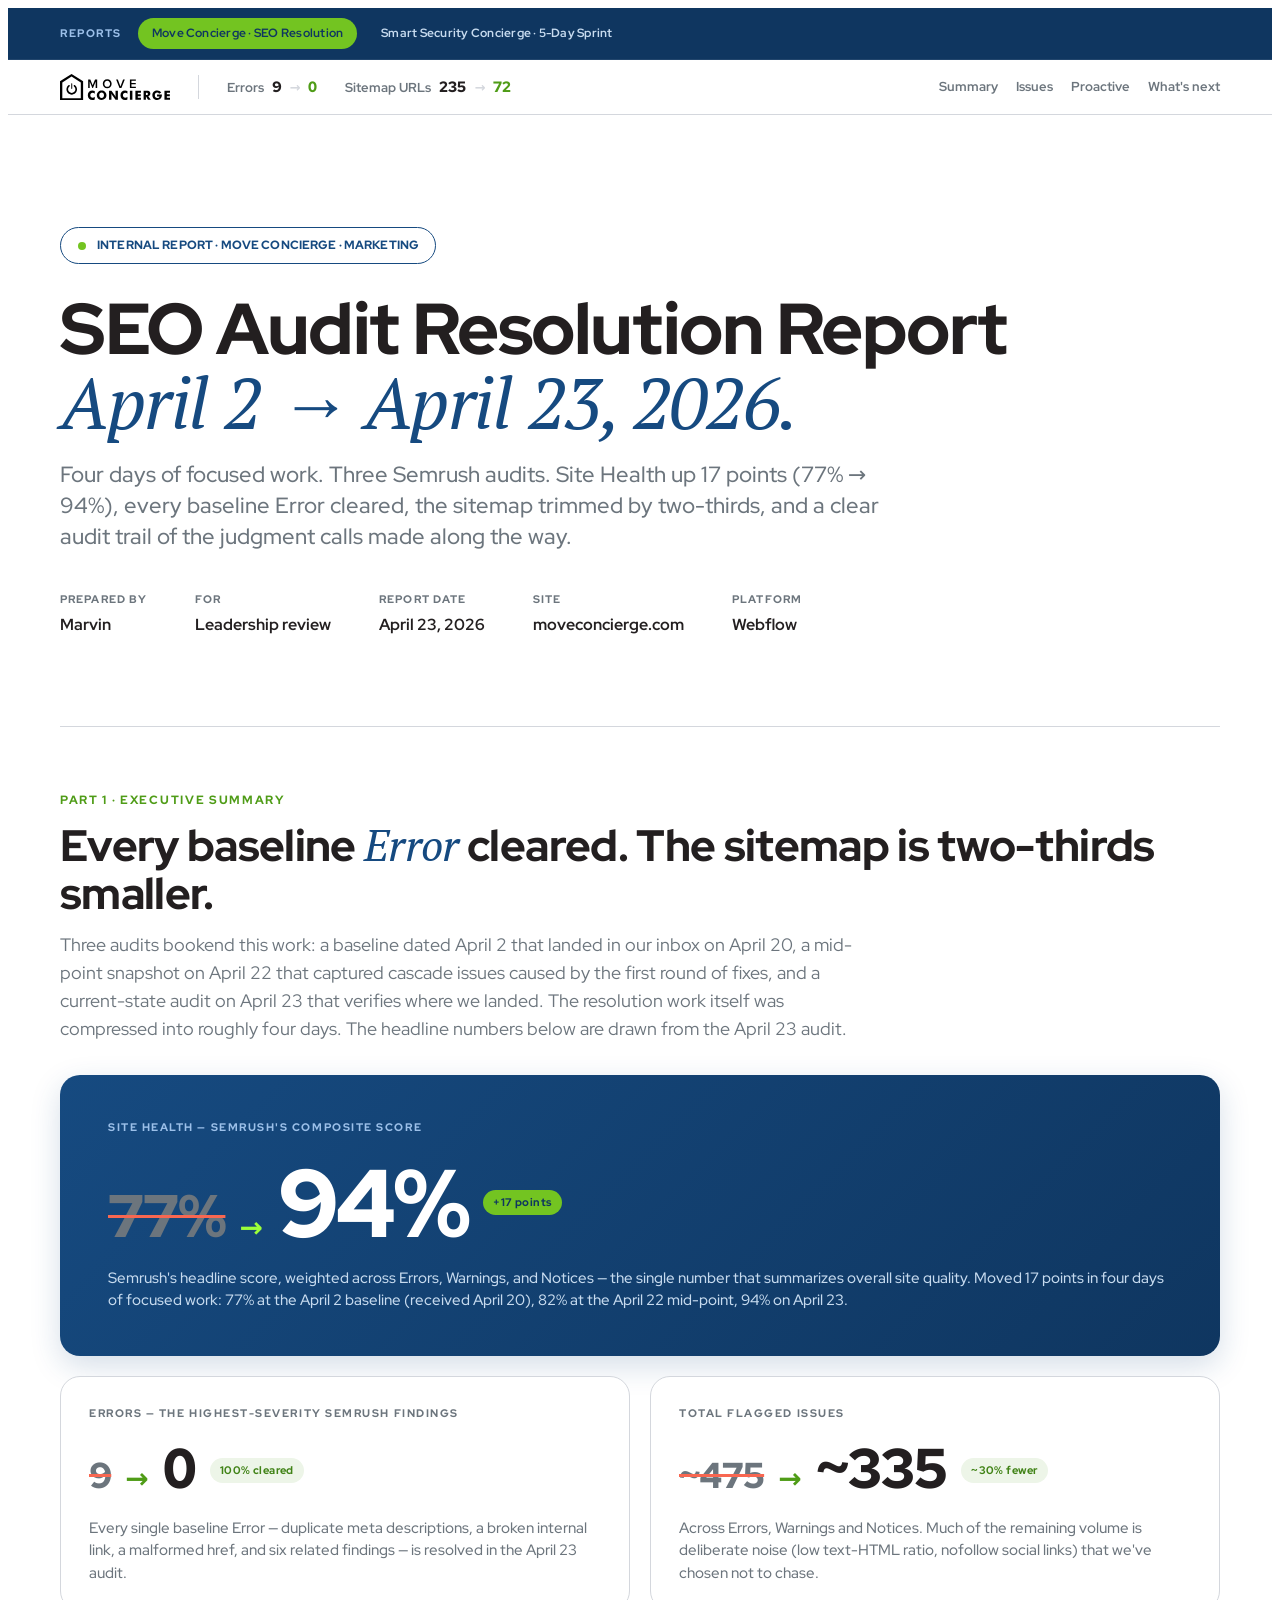
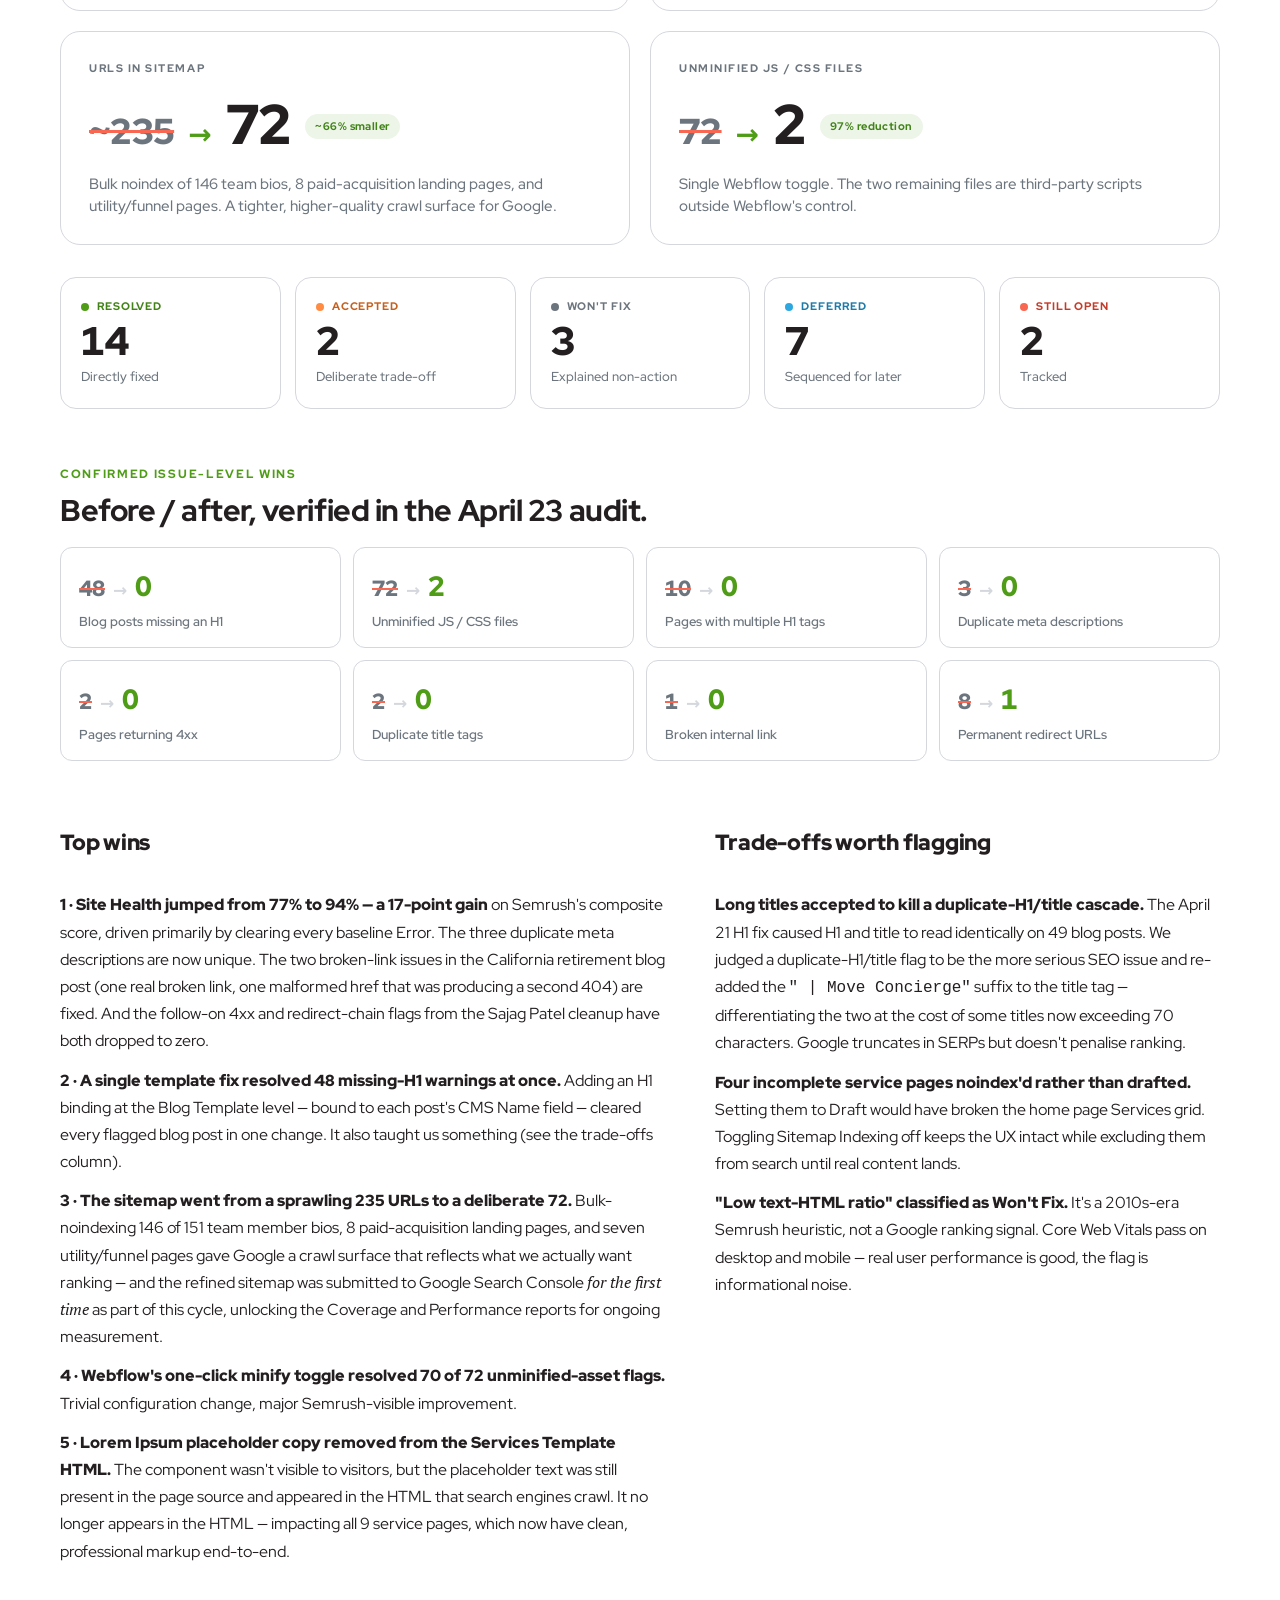
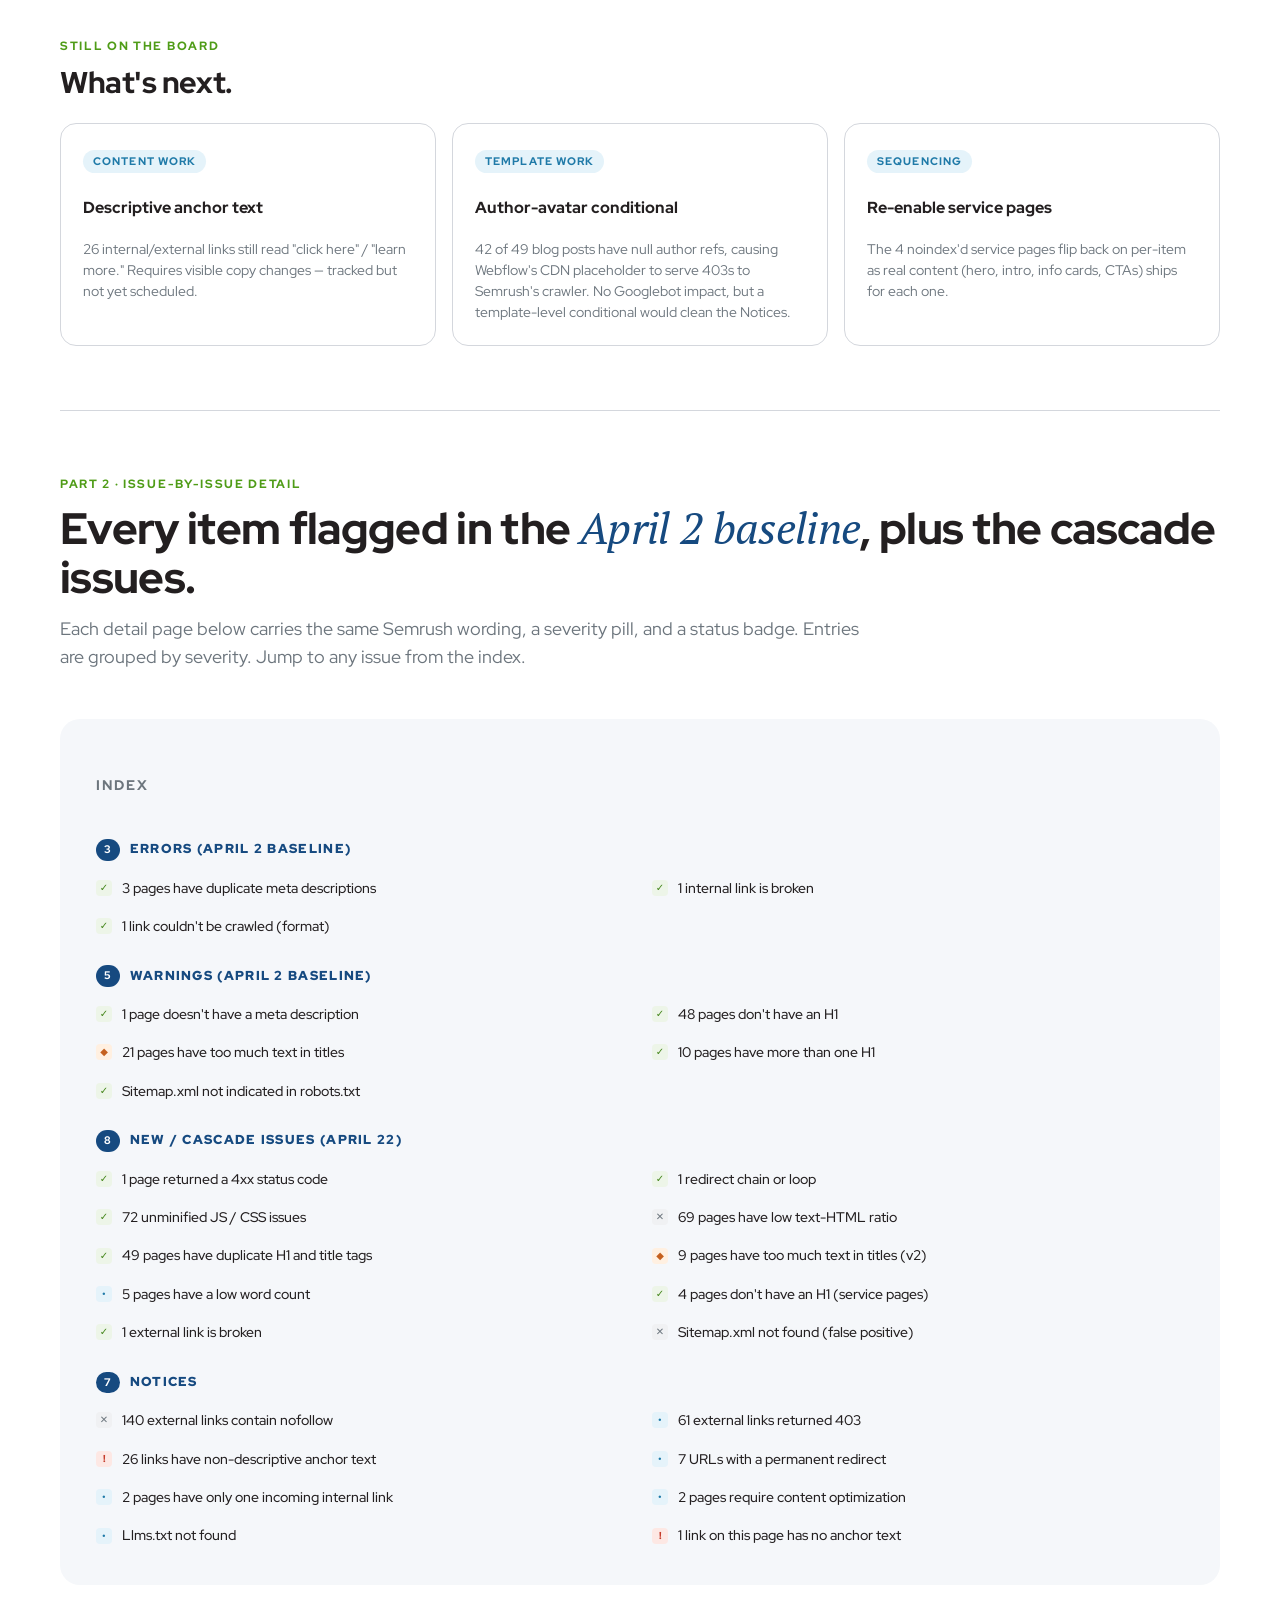
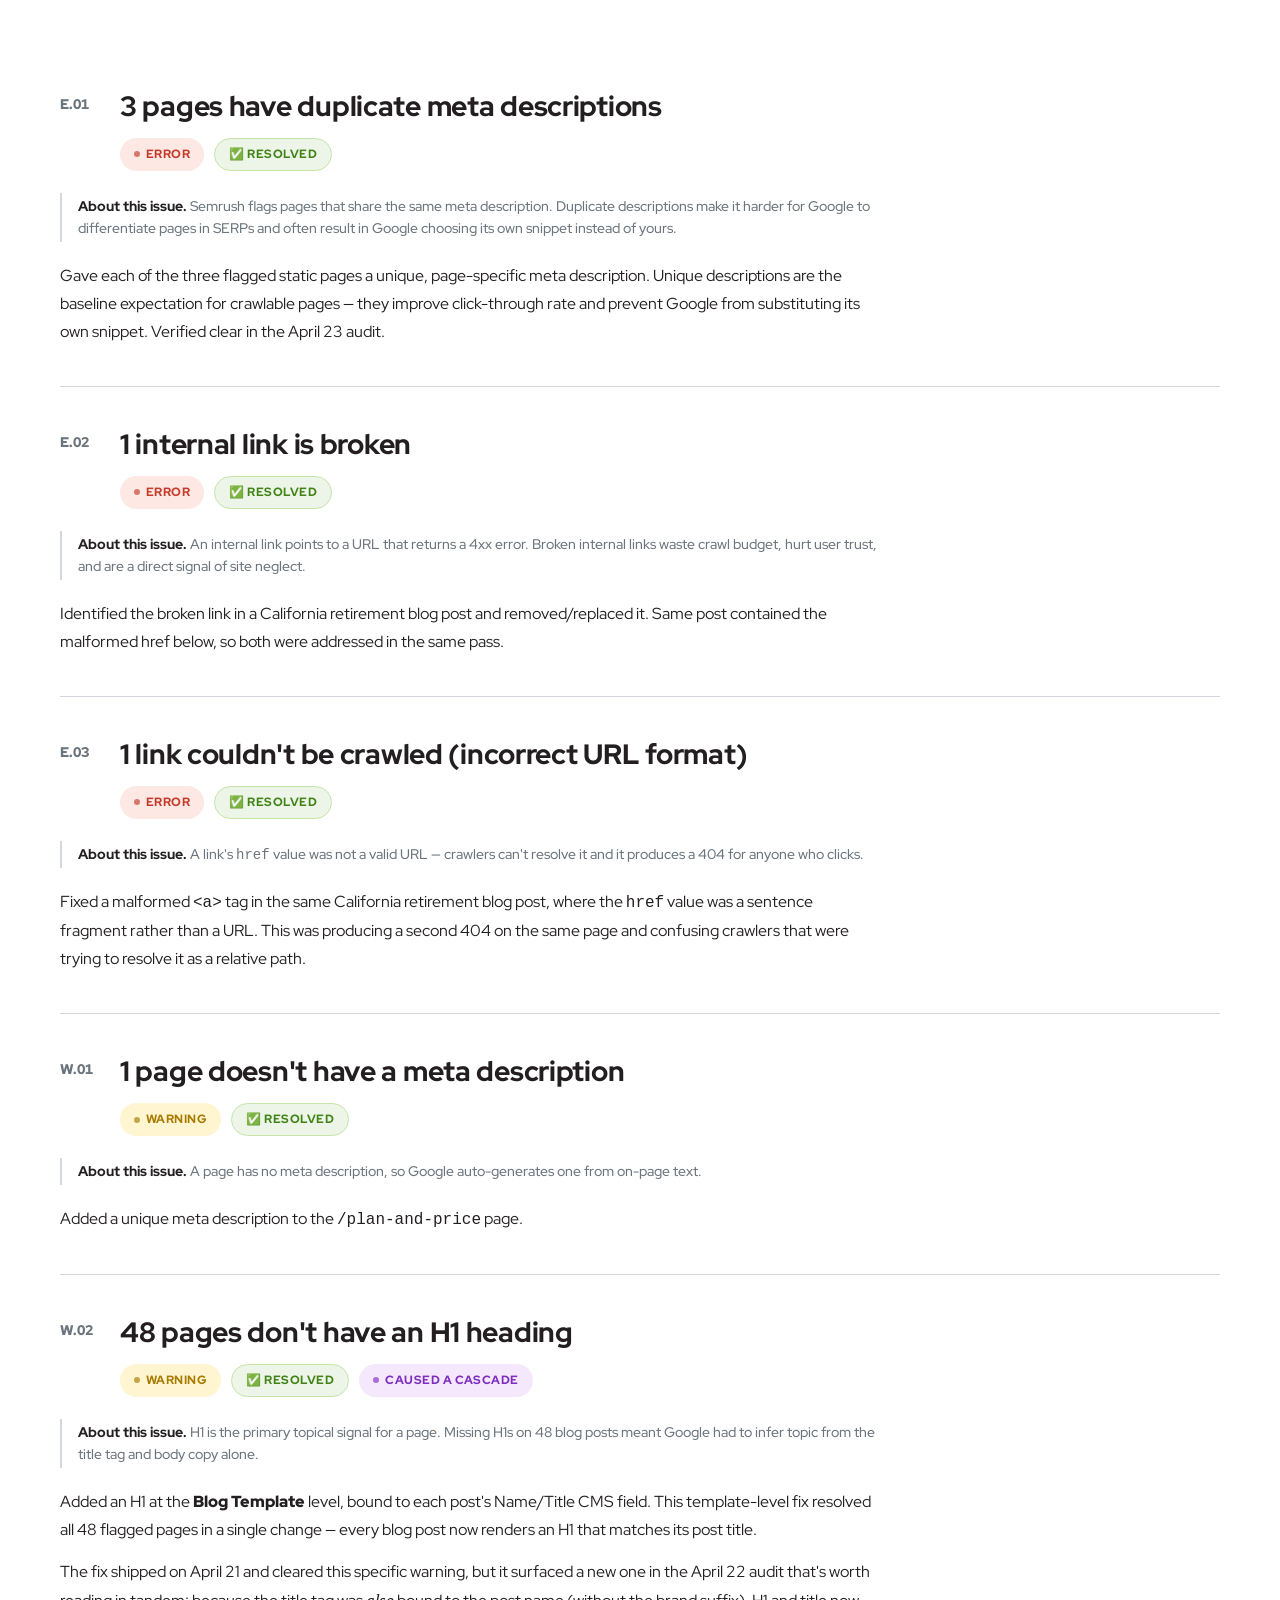
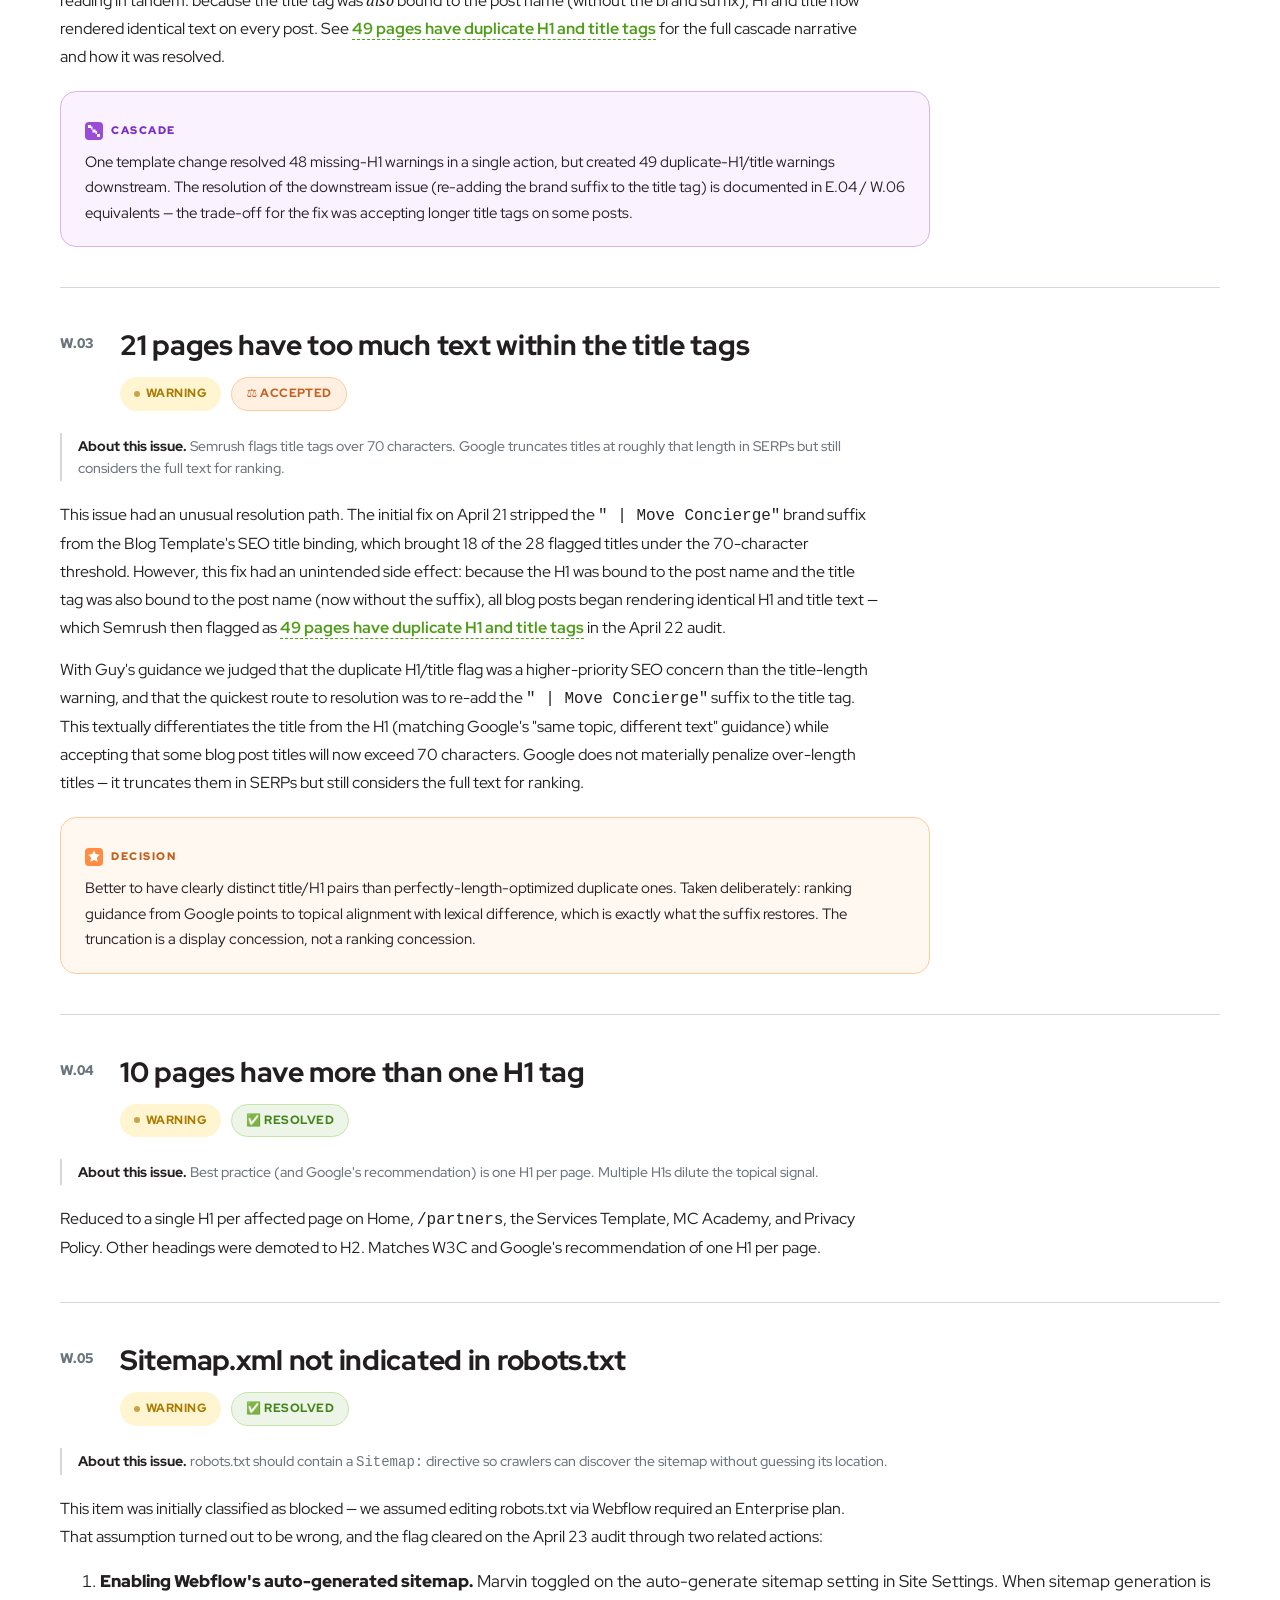
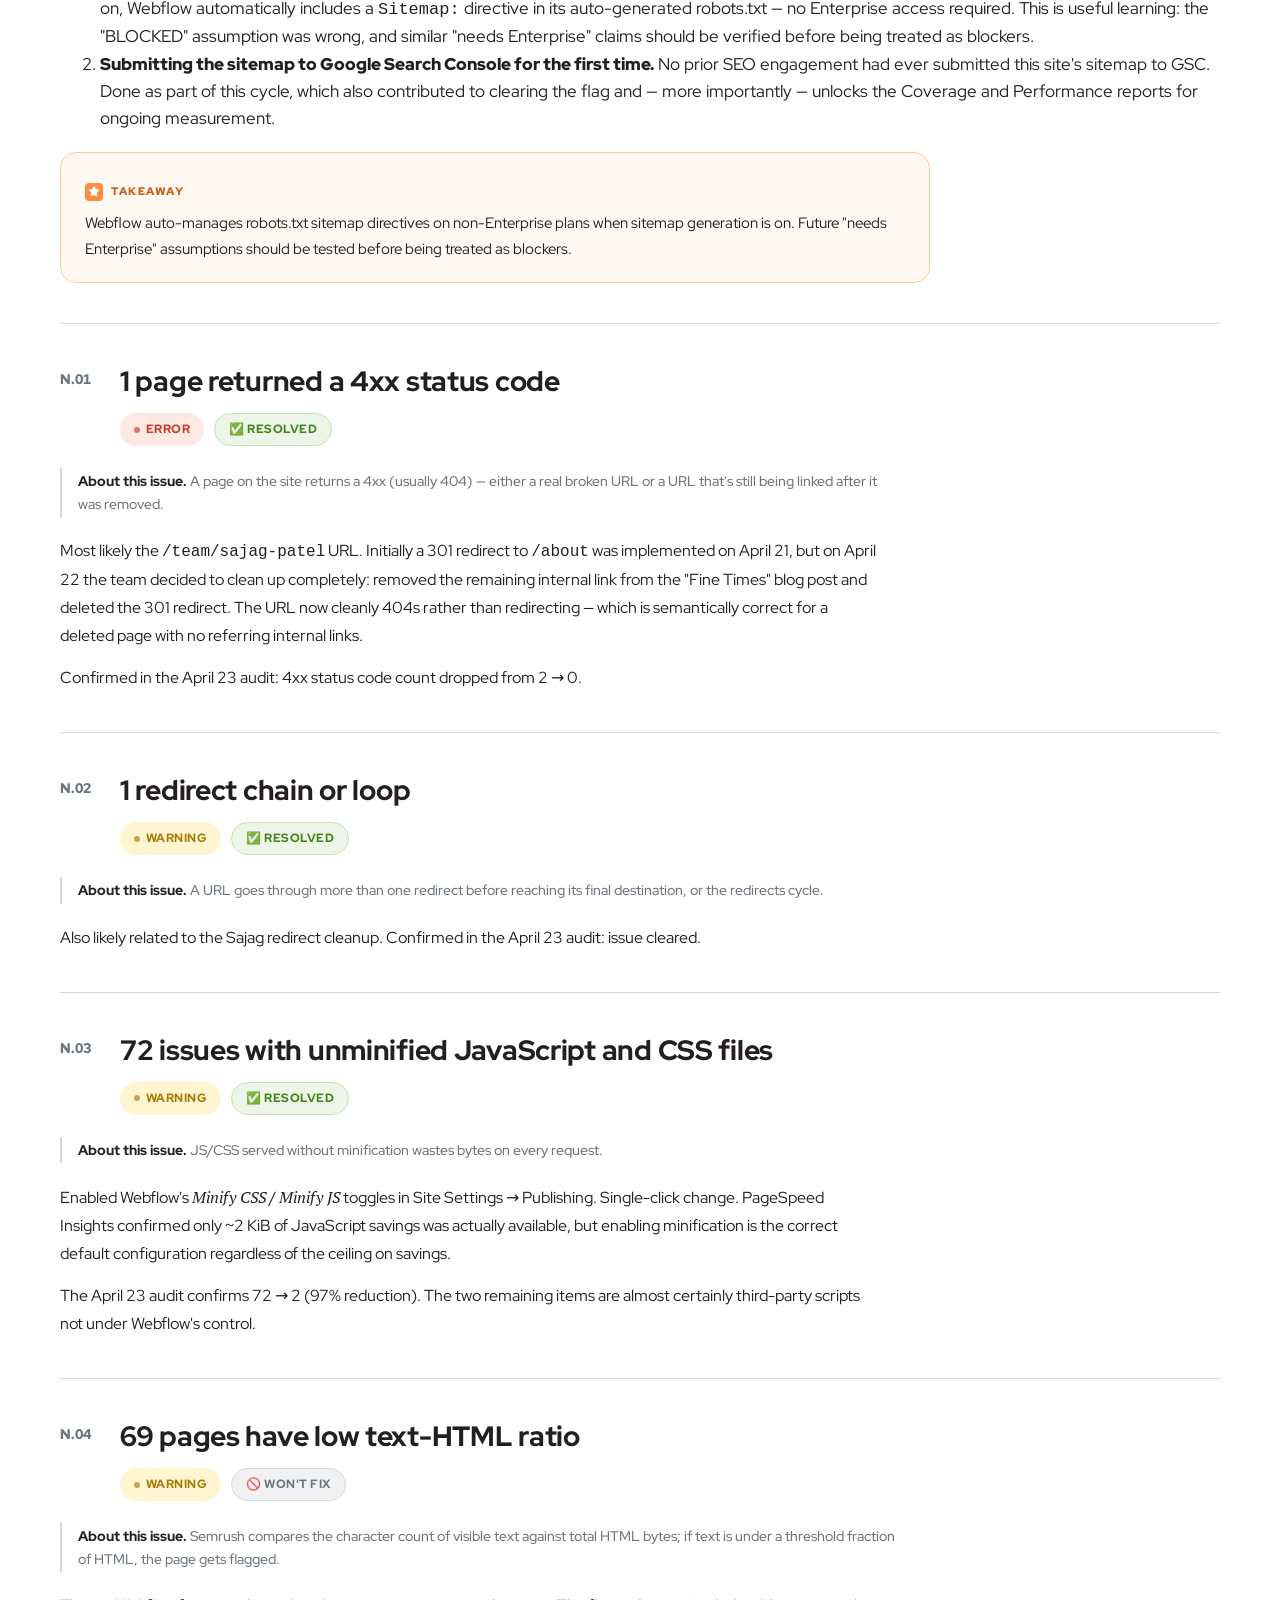
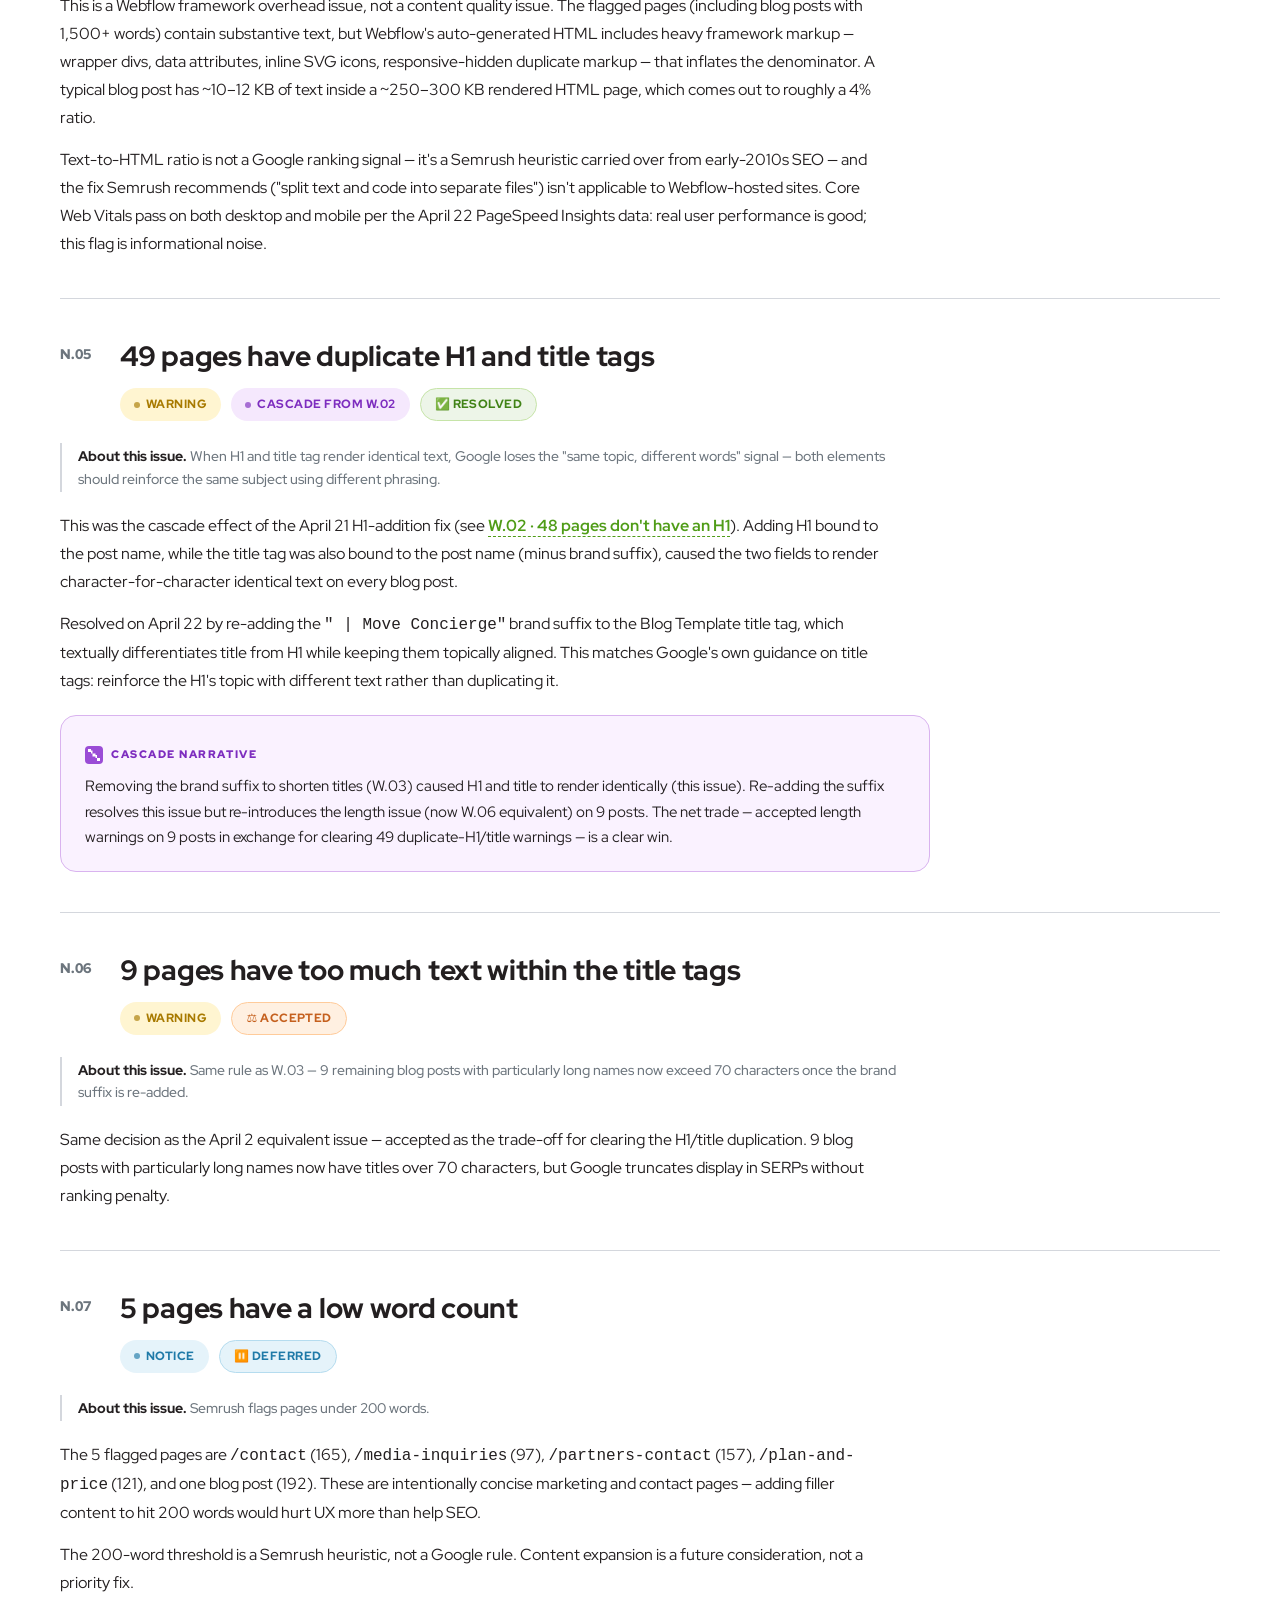
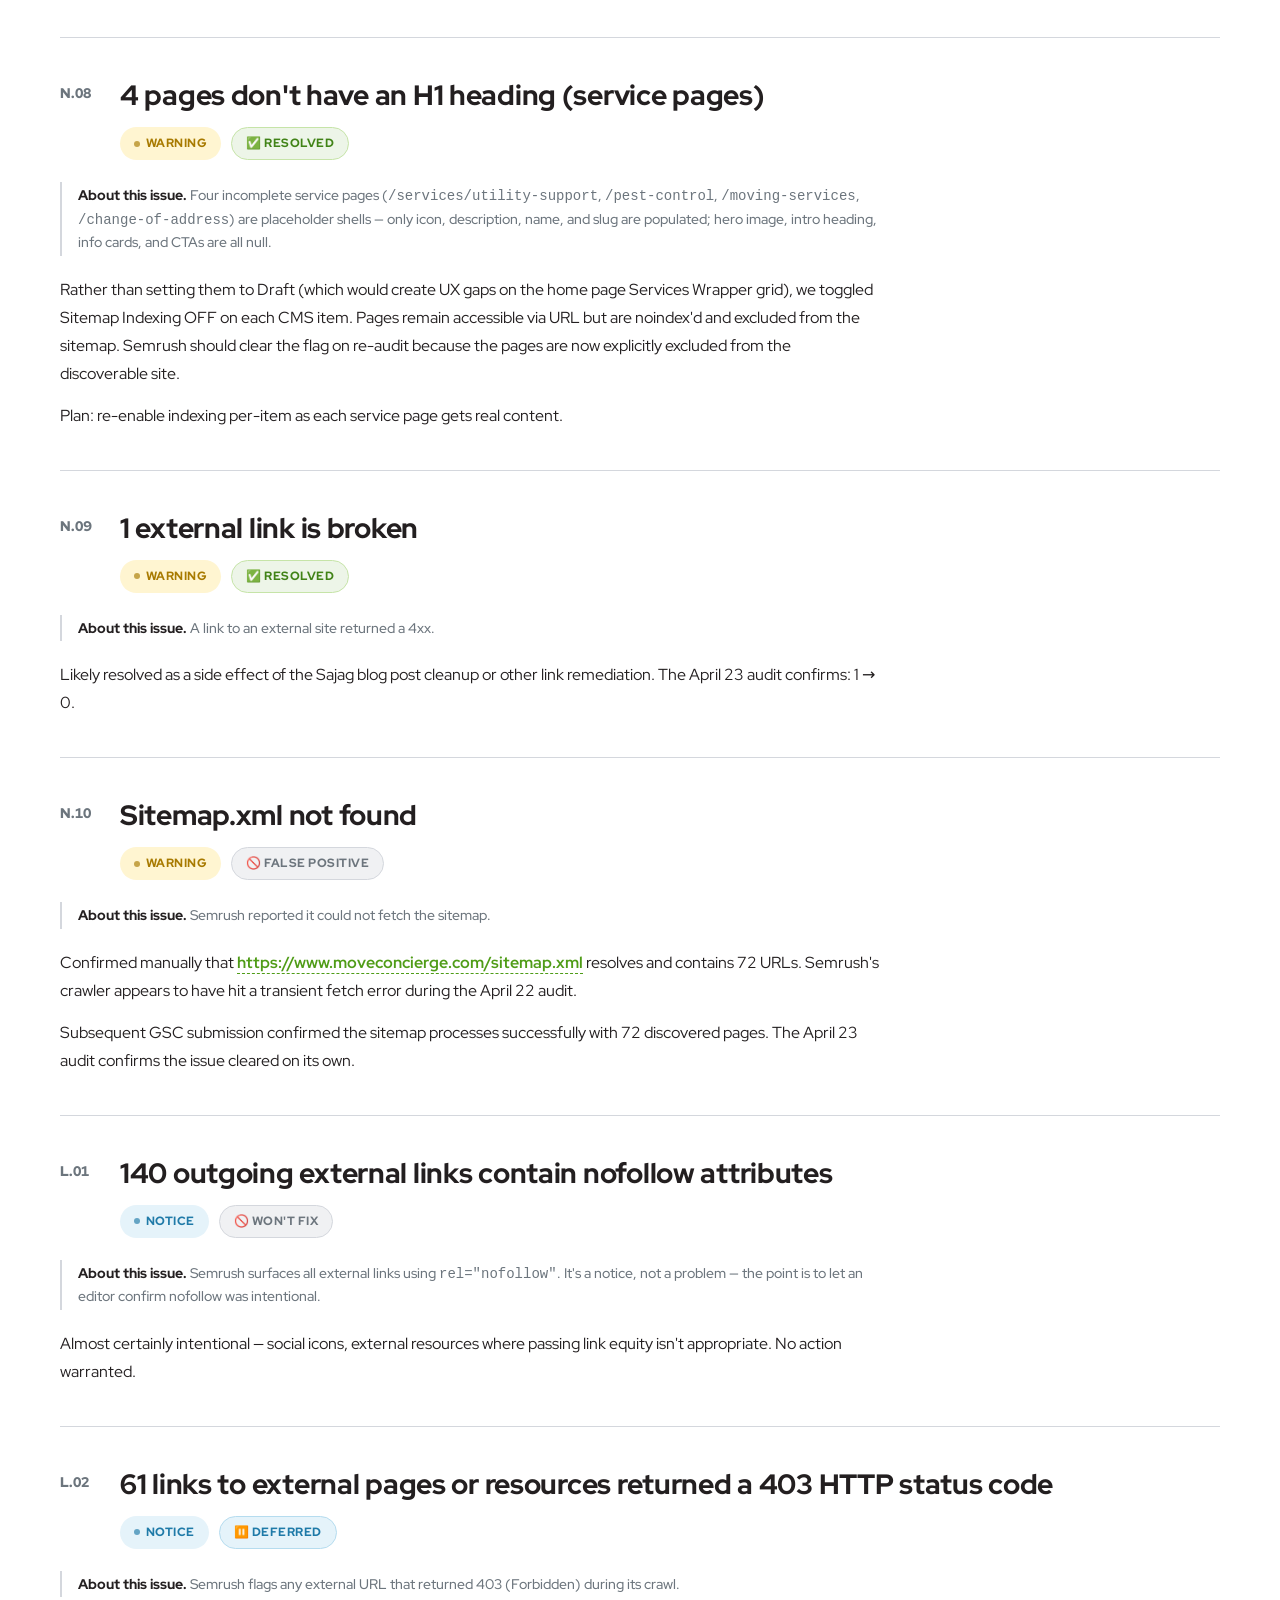
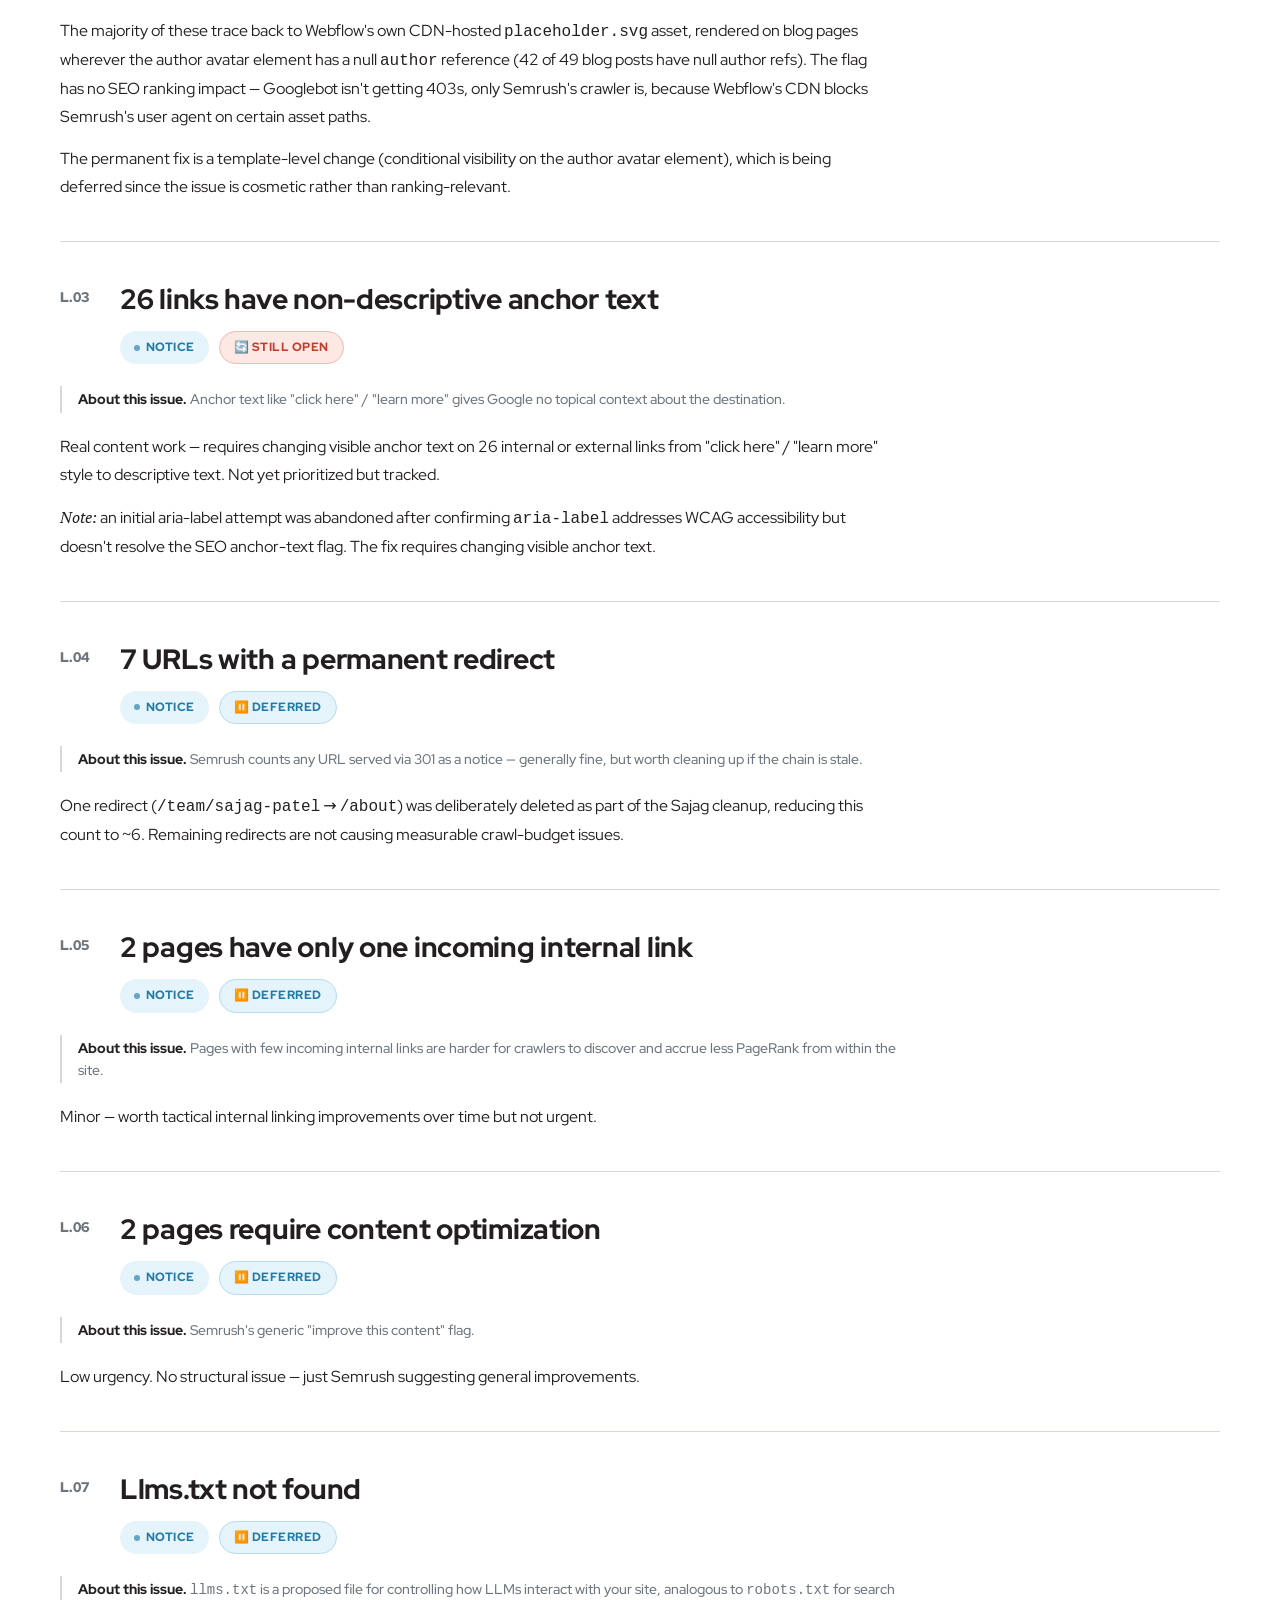
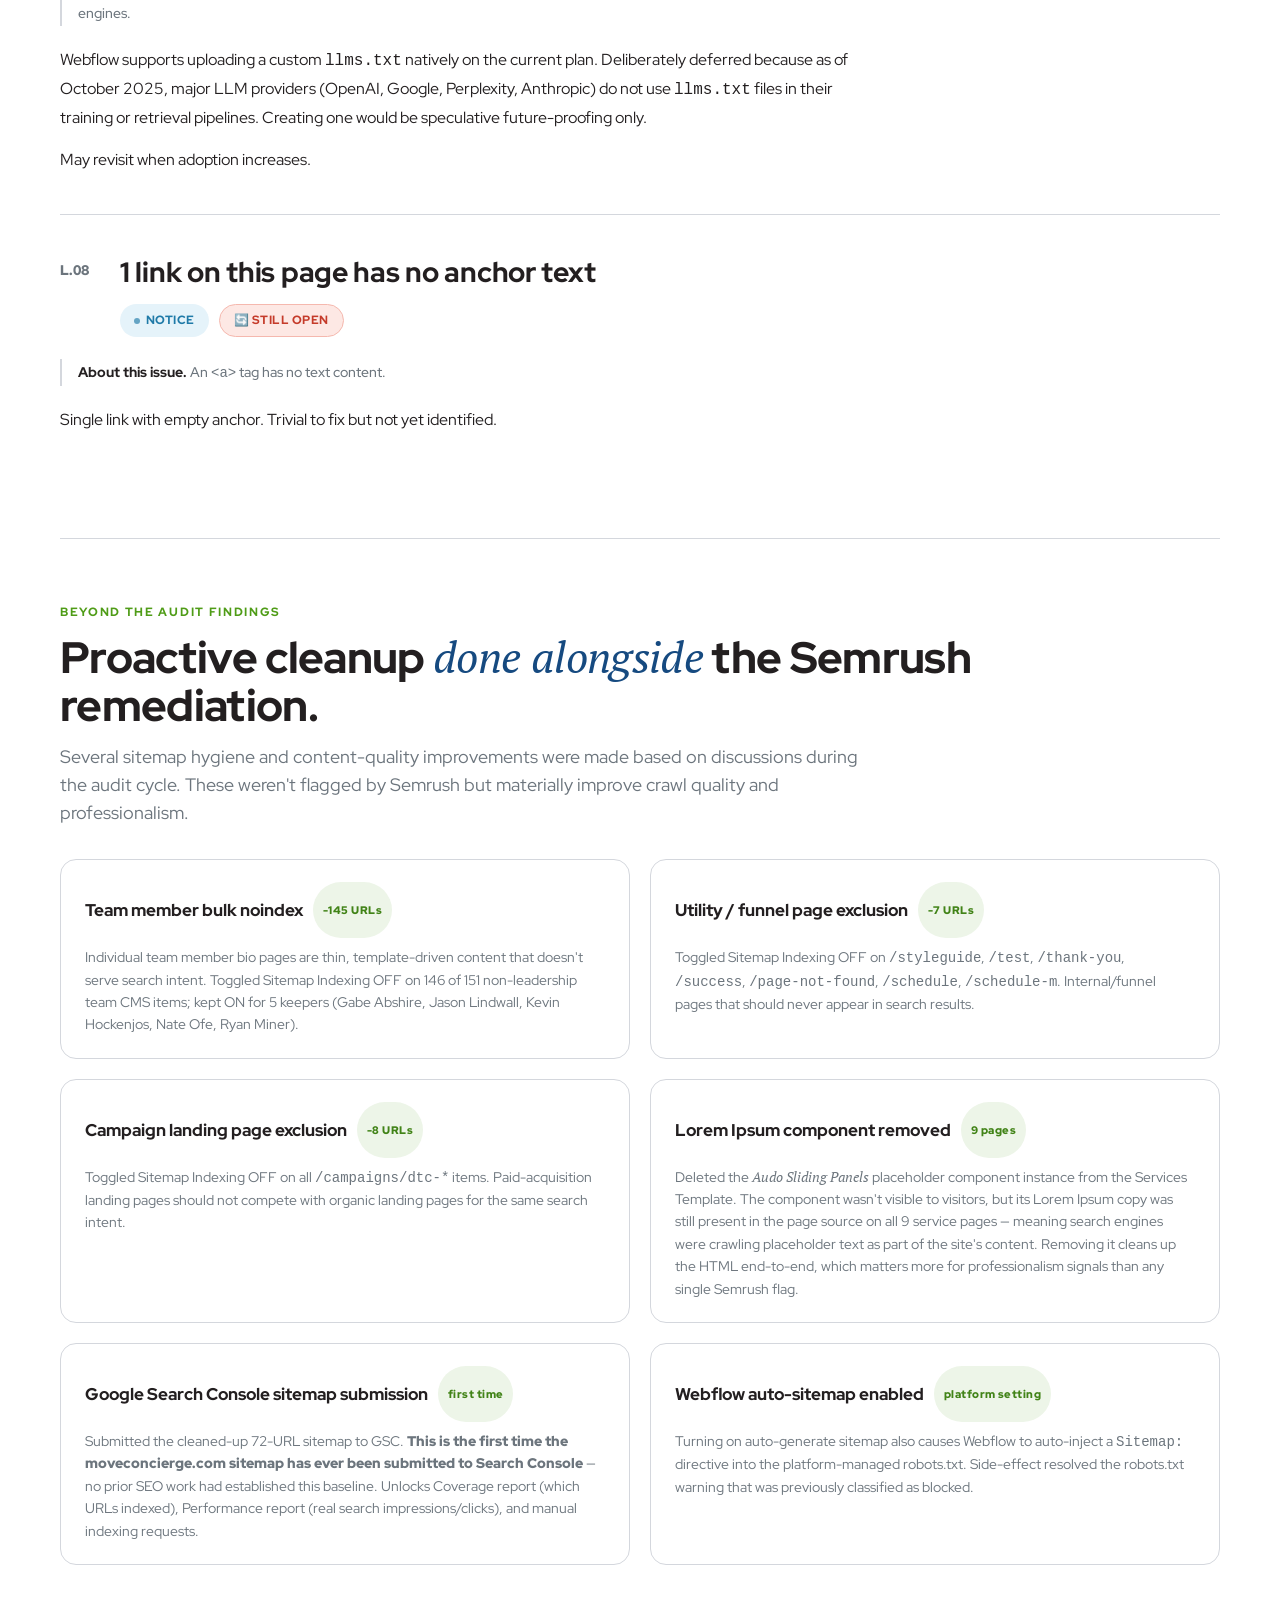
<file: index.html>
<!doctype html>
<html lang="en">
<head>
<meta charset="utf-8" />
<meta name="viewport" content="width=device-width, initial-scale=1" />
<title>SEO Audit Resolution Report — Move Concierge</title>
<link rel="stylesheet" href="colors_and_type.css" />
<link rel="stylesheet" href="report.css" />
</head>
<body>

<!-- ------------------------------------------------------------- -->
<!-- SITE-WIDE TAB SWITCHER                                         -->
<!-- ------------------------------------------------------------- -->
<div class="tab-switcher">
  <div class="tab-switcher-inner">
    <span class="ts-label">Reports</span>
    <a href="/" class="tab active">Move Concierge · SEO Resolution</a>
    <a href="/smart-security" class="tab">Smart Security Concierge · 5-Day Sprint</a>
  </div>
</div>

<!-- ------------------------------------------------------------- -->
<!-- STICKY PROGRESS BAR                                            -->
<!-- ------------------------------------------------------------- -->
<header class="topbar">
  <div class="topbar-inner">
    <div class="brand">
      <img src="assets/logo-horizontal.svg" alt="Move Concierge" />
    </div>
    <div class="divider"></div>
    <div class="stat">
      <span>Errors</span>
      <span class="num">9</span>
      <span class="arrow">→</span>
      <span class="num new">0</span>
    </div>
    <div class="stat">
      <span>Sitemap URLs</span>
      <span class="num">235</span>
      <span class="arrow">→</span>
      <span class="num new">72</span>
    </div>
    <div class="spacer"></div>
    <nav>
      <a href="#summary">Summary</a>
      <a href="#toc">Issues</a>
      <a href="#cleanup">Proactive</a>
      <a href="#whats-next">What's next</a>
    </nav>
  </div>
</header>

<main class="page">

<!-- ============================================================= -->
<!-- COVER                                                          -->
<!-- ============================================================= -->
<section class="cover">
  <div class="eyebrow">
    <svg width="10" height="10" viewBox="0 0 10 10"><circle cx="5" cy="5" r="4" fill="#73c421"/></svg>
    Internal report · Move Concierge · Marketing
  </div>
  <h1>SEO Audit Resolution Report<br/><em>April 2 → April 23, 2026.</em></h1>
  <p class="sub">Four days of focused work. Three Semrush audits. Site Health up 17 points (77% → 94%), every baseline Error cleared, the sitemap trimmed by two-thirds, and a clear audit trail of the judgment calls made along the way.</p>
  <div class="meta">
    <div class="cell"><label>Prepared by</label><span>Marvin</span></div>
    <div class="cell"><label>For</label><span>Leadership review</span></div>
    <div class="cell"><label>Report date</label><span>April 23, 2026</span></div>
    <div class="cell"><label>Site</label><span>moveconcierge.com</span></div>
    <div class="cell"><label>Platform</label><span>Webflow</span></div>
  </div>
</section>

<div class="rule"></div>

<!-- ============================================================= -->
<!-- EXECUTIVE SUMMARY                                              -->
<!-- ============================================================= -->
<section id="summary">
  <div class="section-head">
    <div class="kicker">Part 1 · Executive summary</div>
    <h2>Every baseline <em>Error</em> cleared. The sitemap is two-thirds smaller.</h2>
    <p>Three audits bookend this work: a baseline dated April 2 that landed in our inbox on April 20, a mid-point snapshot on April 22 that captured cascade issues caused by the first round of fixes, and a current-state audit on April 23 that verifies where we landed. The resolution work itself was compressed into roughly four days. The headline numbers below are drawn from the April 23 audit.</p>
  </div>

  <!-- Headline metrics -->
  <div class="headline-grid">
    <div class="headline-card hero">
      <div class="label">Site Health — Semrush's composite score</div>
      <div class="before-after">
        <span class="num was">77%</span>
        <span class="arrow">→</span>
        <span class="num">94%</span>
        <span class="delta">+17 points</span>
      </div>
      <p class="blurb">Semrush's headline score, weighted across Errors, Warnings, and Notices — the single number that summarizes overall site quality. Moved 17 points in four days of focused work: 77% at the April 2 baseline (received April 20), 82% at the April 22 mid-point, 94% on April 23.</p>
    </div>

    <div class="headline-card">
      <div class="label">Errors — the highest-severity Semrush findings</div>
      <div class="before-after">
        <span class="num was">9</span>
        <span class="arrow">→</span>
        <span class="num">0</span>
        <span class="delta">100% cleared</span>
      </div>
      <p class="blurb">Every single baseline Error — duplicate meta descriptions, a broken internal link, a malformed href, and six related findings — is resolved in the April 23 audit.</p>
    </div>

    <div class="headline-card">
      <div class="label">Total flagged issues</div>
      <div class="before-after">
        <span class="num was">~475</span>
        <span class="arrow">→</span>
        <span class="num">~335</span>
        <span class="delta">~30% fewer</span>
      </div>
      <p class="blurb">Across Errors, Warnings and Notices. Much of the remaining volume is deliberate noise (low text-HTML ratio, nofollow social links) that we've chosen not to chase.</p>
    </div>

    <div class="headline-card">
      <div class="label">URLs in sitemap</div>
      <div class="before-after">
        <span class="num was">~235</span>
        <span class="arrow">→</span>
        <span class="num">72</span>
        <span class="delta">~66% smaller</span>
      </div>
      <p class="blurb">Bulk noindex of 146 team bios, 8 paid-acquisition landing pages, and utility/funnel pages. A tighter, higher-quality crawl surface for Google.</p>
    </div>

    <div class="headline-card">
      <div class="label">Unminified JS / CSS files</div>
      <div class="before-after">
        <span class="num was">72</span>
        <span class="arrow">→</span>
        <span class="num">2</span>
        <span class="delta">97% reduction</span>
      </div>
      <p class="blurb">Single Webflow toggle. The two remaining files are third-party scripts outside Webflow's control.</p>
    </div>
  </div>

  <!-- Status counts -->
  <div class="status-strip">
    <div class="tile resolved">
      <div class="badge-dot">Resolved</div>
      <div class="count">14</div>
      <div class="label">Directly fixed</div>
    </div>
    <div class="tile accepted">
      <div class="badge-dot">Accepted</div>
      <div class="count">2</div>
      <div class="label">Deliberate trade-off</div>
    </div>
    <div class="tile wontfix">
      <div class="badge-dot">Won't fix</div>
      <div class="count">3</div>
      <div class="label">Explained non-action</div>
    </div>
    <div class="tile deferred">
      <div class="badge-dot">Deferred</div>
      <div class="count">7</div>
      <div class="label">Sequenced for later</div>
    </div>
    <div class="tile open">
      <div class="badge-dot">Still open</div>
      <div class="count">2</div>
      <div class="label">Tracked</div>
    </div>
  </div>

  <!-- Confirmed wins -->
  <div class="section-head" style="margin-top:56px;margin-bottom:16px;">
    <div class="kicker">Confirmed issue-level wins</div>
    <h2 style="font-size:30px;">Before / after, verified in the April 23 audit.</h2>
  </div>
  <div class="wins-grid">
    <div class="win">
      <div class="line"><span class="was">48</span><span class="arrow">→</span><span class="now">0</span></div>
      <div class="title">Blog posts missing an H1</div>
    </div>
    <div class="win">
      <div class="line"><span class="was">72</span><span class="arrow">→</span><span class="now">2</span></div>
      <div class="title">Unminified JS / CSS files</div>
    </div>
    <div class="win">
      <div class="line"><span class="was">10</span><span class="arrow">→</span><span class="now">0</span></div>
      <div class="title">Pages with multiple H1 tags</div>
    </div>
    <div class="win">
      <div class="line"><span class="was">3</span><span class="arrow">→</span><span class="now">0</span></div>
      <div class="title">Duplicate meta descriptions</div>
    </div>
    <div class="win">
      <div class="line"><span class="was">2</span><span class="arrow">→</span><span class="now">0</span></div>
      <div class="title">Pages returning 4xx</div>
    </div>
    <div class="win">
      <div class="line"><span class="was">2</span><span class="arrow">→</span><span class="now">0</span></div>
      <div class="title">Duplicate title tags</div>
    </div>
    <div class="win">
      <div class="line"><span class="was">1</span><span class="arrow">→</span><span class="now">0</span></div>
      <div class="title">Broken internal link</div>
    </div>
    <div class="win">
      <div class="line"><span class="was">8</span><span class="arrow">→</span><span class="now">1</span></div>
      <div class="title">Permanent redirect URLs</div>
    </div>
  </div>

  <!-- Narrative: top wins + top trade-offs -->
  <div class="narrative">
    <div>
      <h3>Top wins</h3>
      <p><strong>1 · Site Health jumped from 77% to 94% — a 17-point gain</strong> on Semrush's composite score, driven primarily by clearing every baseline Error. The three duplicate meta descriptions are now unique. The two broken-link issues in the California retirement blog post (one real broken link, one malformed href that was producing a second 404) are fixed. And the follow-on 4xx and redirect-chain flags from the Sajag Patel cleanup have both dropped to zero.</p>
      <p><strong>2 · A single template fix resolved 48 missing-H1 warnings at once.</strong> Adding an H1 binding at the Blog Template level — bound to each post's CMS Name field — cleared every flagged blog post in one change. It also taught us something (see the trade-offs column).</p>
      <p><strong>3 · The sitemap went from a sprawling 235 URLs to a deliberate 72.</strong> Bulk-noindexing 146 of 151 team member bios, 8 paid-acquisition landing pages, and seven utility/funnel pages gave Google a crawl surface that reflects what we actually want ranking — and the refined sitemap was submitted to Google Search Console <em>for the first time</em> as part of this cycle, unlocking the Coverage and Performance reports for ongoing measurement.</p>
      <p><strong>4 · Webflow's one-click minify toggle resolved 70 of 72 unminified-asset flags.</strong> Trivial configuration change, major Semrush-visible improvement.</p>
      <p><strong>5 · Lorem Ipsum placeholder copy removed from the Services Template HTML.</strong> The component wasn't visible to visitors, but the placeholder text was still present in the page source and appeared in the HTML that search engines crawl. It no longer appears in the HTML — impacting all 9 service pages, which now have clean, professional markup end-to-end.</p>
    </div>
    <div>
      <h3>Trade-offs worth flagging</h3>
      <p><strong>Long titles accepted to kill a duplicate-H1/title cascade.</strong> The April 21 H1 fix caused H1 and title to read identically on 49 blog posts. We judged a duplicate-H1/title flag to be the more serious SEO issue and re-added the <code>" | Move Concierge"</code> suffix to the title tag — differentiating the two at the cost of some titles now exceeding 70 characters. Google truncates in SERPs but doesn't penalise ranking.</p>
      <p><strong>Four incomplete service pages noindex'd rather than drafted.</strong> Setting them to Draft would have broken the home page Services grid. Toggling Sitemap Indexing off keeps the UX intact while excluding them from search until real content lands.</p>
      <p><strong>"Low text-HTML ratio" classified as Won't Fix.</strong> It's a 2010s-era Semrush heuristic, not a Google ranking signal. Core Web Vitals pass on desktop and mobile — real user performance is good, the flag is informational noise.</p>
    </div>
  </div>

  <!-- What's next -->
  <div id="whats-next" class="section-head" style="margin-top:72px;margin-bottom:16px;">
    <div class="kicker">Still on the board</div>
    <h2 style="font-size:30px;">What's next.</h2>
  </div>
  <div class="next-grid">
    <div class="next-item">
      <div class="tag">Content work</div>
      <h4>Descriptive anchor text</h4>
      <p>26 internal/external links still read "click here" / "learn more." Requires visible copy changes — tracked but not yet scheduled.</p>
    </div>
    <div class="next-item">
      <div class="tag">Template work</div>
      <h4>Author-avatar conditional</h4>
      <p>42 of 49 blog posts have null author refs, causing Webflow's CDN placeholder to serve 403s to Semrush's crawler. No Googlebot impact, but a template-level conditional would clean the Notices.</p>
    </div>
    <div class="next-item">
      <div class="tag">Sequencing</div>
      <h4>Re-enable service pages</h4>
      <p>The 4 noindex'd service pages flip back on per-item as real content (hero, intro, info cards, CTAs) ships for each one.</p>
    </div>
  </div>
</section>

<div class="rule"></div>

<!-- ============================================================= -->
<!-- TABLE OF CONTENTS                                              -->
<!-- ============================================================= -->
<section id="toc">
  <div class="section-head">
    <div class="kicker">Part 2 · Issue-by-issue detail</div>
    <h2>Every item flagged in the <em>April 2 baseline</em>, plus the cascade issues.</h2>
    <p>Each detail page below carries the same Semrush wording, a severity pill, and a status badge. Entries are grouped by severity. Jump to any issue from the index.</p>
  </div>

  <div class="toc">
    <h3>Index</h3>

    <div class="toc-group">
      <div class="title"><span class="chip">3</span> Errors (April 2 baseline)</div>
      <ul>
        <li><a href="#i-dup-meta"><span class="st resolved">✓</span>3 pages have duplicate meta descriptions</a></li>
        <li><a href="#i-broken-internal"><span class="st resolved">✓</span>1 internal link is broken</a></li>
        <li><a href="#i-uncrawlable"><span class="st resolved">✓</span>1 link couldn't be crawled (format)</a></li>
      </ul>
    </div>

    <div class="toc-group">
      <div class="title"><span class="chip">5</span> Warnings (April 2 baseline)</div>
      <ul>
        <li><a href="#i-missing-meta"><span class="st resolved">✓</span>1 page doesn't have a meta description</a></li>
        <li><a href="#i-missing-h1"><span class="st resolved">✓</span>48 pages don't have an H1</a></li>
        <li><a href="#i-long-titles"><span class="st accepted">◆</span>21 pages have too much text in titles</a></li>
        <li><a href="#i-multi-h1"><span class="st resolved">✓</span>10 pages have more than one H1</a></li>
        <li><a href="#i-robots-sitemap"><span class="st resolved">✓</span>Sitemap.xml not indicated in robots.txt</a></li>
      </ul>
    </div>

    <div class="toc-group">
      <div class="title"><span class="chip">8</span> New / cascade issues (April 22)</div>
      <ul>
        <li><a href="#i-4xx"><span class="st resolved">✓</span>1 page returned a 4xx status code</a></li>
        <li><a href="#i-redirect-chain"><span class="st resolved">✓</span>1 redirect chain or loop</a></li>
        <li><a href="#i-minify"><span class="st resolved">✓</span>72 unminified JS / CSS issues</a></li>
        <li><a href="#i-text-html"><span class="st wontfix">✕</span>69 pages have low text-HTML ratio</a></li>
        <li><a href="#i-dup-h1-title"><span class="st resolved">✓</span>49 pages have duplicate H1 and title tags</a></li>
        <li><a href="#i-long-titles-v2"><span class="st accepted">◆</span>9 pages have too much text in titles (v2)</a></li>
        <li><a href="#i-low-words"><span class="st deferred">•</span>5 pages have a low word count</a></li>
        <li><a href="#i-missing-h1-svc"><span class="st resolved">✓</span>4 pages don't have an H1 (service pages)</a></li>
        <li><a href="#i-ext-broken"><span class="st resolved">✓</span>1 external link is broken</a></li>
        <li><a href="#i-sitemap-404"><span class="st wontfix">✕</span>Sitemap.xml not found (false positive)</a></li>
      </ul>
    </div>

    <div class="toc-group">
      <div class="title"><span class="chip">7</span> Notices</div>
      <ul>
        <li><a href="#i-nofollow"><span class="st wontfix">✕</span>140 external links contain nofollow</a></li>
        <li><a href="#i-403"><span class="st deferred">•</span>61 external links returned 403</a></li>
        <li><a href="#i-anchor-text"><span class="st open">!</span>26 links have non-descriptive anchor text</a></li>
        <li><a href="#i-perm-redirects"><span class="st deferred">•</span>7 URLs with a permanent redirect</a></li>
        <li><a href="#i-one-internal"><span class="st deferred">•</span>2 pages have only one incoming internal link</a></li>
        <li><a href="#i-content-opt"><span class="st deferred">•</span>2 pages require content optimization</a></li>
        <li><a href="#i-llms"><span class="st deferred">•</span>Llms.txt not found</a></li>
        <li><a href="#i-empty-anchor"><span class="st open">!</span>1 link on this page has no anchor text</a></li>
      </ul>
    </div>
  </div>
</section>

<!-- ============================================================= -->
<!-- ISSUE DETAIL PAGES                                             -->
<!-- ============================================================= -->
<section id="issues" style="margin-top: 64px;">

<!-- ========= ERRORS ========= -->

<article class="issue" id="i-dup-meta">
  <div class="issue-head">
    <div class="issue-num">E.01</div>
    <div class="issue-title-wrap">
      <h3>3 pages have duplicate meta descriptions</h3>
      <div class="issue-meta">
        <span class="sev error">Error</span>
        <span class="status-pill resolved">✅ Resolved</span>
      </div>
    </div>
  </div>
  <div class="about">
    <strong>About this issue.</strong> Semrush flags pages that share the same meta description. Duplicate descriptions make it harder for Google to differentiate pages in SERPs and often result in Google choosing its own snippet instead of yours.
  </div>
  <div class="resolution">
    <p>Gave each of the three flagged static pages a unique, page-specific meta description. Unique descriptions are the baseline expectation for crawlable pages — they improve click-through rate and prevent Google from substituting its own snippet. Verified clear in the April 23 audit.</p>
  </div>
</article>

<article class="issue" id="i-broken-internal">
  <div class="issue-head">
    <div class="issue-num">E.02</div>
    <div class="issue-title-wrap">
      <h3>1 internal link is broken</h3>
      <div class="issue-meta">
        <span class="sev error">Error</span>
        <span class="status-pill resolved">✅ Resolved</span>
      </div>
    </div>
  </div>
  <div class="about">
    <strong>About this issue.</strong> An internal link points to a URL that returns a 4xx error. Broken internal links waste crawl budget, hurt user trust, and are a direct signal of site neglect.
  </div>
  <div class="resolution">
    <p>Identified the broken link in a California retirement blog post and removed/replaced it. Same post contained the malformed href below, so both were addressed in the same pass.</p>
  </div>
</article>

<article class="issue" id="i-uncrawlable">
  <div class="issue-head">
    <div class="issue-num">E.03</div>
    <div class="issue-title-wrap">
      <h3>1 link couldn't be crawled (incorrect URL format)</h3>
      <div class="issue-meta">
        <span class="sev error">Error</span>
        <span class="status-pill resolved">✅ Resolved</span>
      </div>
    </div>
  </div>
  <div class="about">
    <strong>About this issue.</strong> A link's <code>href</code> value was not a valid URL — crawlers can't resolve it and it produces a 404 for anyone who clicks.
  </div>
  <div class="resolution">
    <p>Fixed a malformed <code>&lt;a&gt;</code> tag in the same California retirement blog post, where the <code>href</code> value was a sentence fragment rather than a URL. This was producing a second 404 on the same page and confusing crawlers that were trying to resolve it as a relative path.</p>
  </div>
</article>

<!-- ========= WARNINGS ========= -->

<article class="issue" id="i-missing-meta">
  <div class="issue-head">
    <div class="issue-num">W.01</div>
    <div class="issue-title-wrap">
      <h3>1 page doesn't have a meta description</h3>
      <div class="issue-meta">
        <span class="sev warning">Warning</span>
        <span class="status-pill resolved">✅ Resolved</span>
      </div>
    </div>
  </div>
  <div class="about">
    <strong>About this issue.</strong> A page has no meta description, so Google auto-generates one from on-page text.
  </div>
  <div class="resolution">
    <p>Added a unique meta description to the <code>/plan-and-price</code> page.</p>
  </div>
</article>

<article class="issue" id="i-missing-h1">
  <div class="issue-head">
    <div class="issue-num">W.02</div>
    <div class="issue-title-wrap">
      <h3>48 pages don't have an H1 heading</h3>
      <div class="issue-meta">
        <span class="sev warning">Warning</span>
        <span class="status-pill resolved">✅ Resolved</span>
        <span class="sev cascade">Caused a cascade</span>
      </div>
    </div>
  </div>
  <div class="about">
    <strong>About this issue.</strong> H1 is the primary topical signal for a page. Missing H1s on 48 blog posts meant Google had to infer topic from the title tag and body copy alone.
  </div>
  <div class="resolution">
    <p>Added an H1 at the <strong>Blog Template</strong> level, bound to each post's Name/Title CMS field. This template-level fix resolved all 48 flagged pages in a single change — every blog post now renders an H1 that matches its post title.</p>
    <p>The fix shipped on April 21 and cleared this specific warning, but it surfaced a new one in the April 22 audit that's worth reading in tandem: because the title tag was <em>also</em> bound to the post name (without the brand suffix), H1 and title now rendered identical text on every post. See <a class="xref" href="#i-dup-h1-title">49 pages have duplicate H1 and title tags</a> for the full cascade narrative and how it was resolved.</p>
  </div>

  <div class="callout cascade">
    <div class="ctitle">Cascade</div>
    <p>One template change resolved 48 missing-H1 warnings in a single action, but created 49 duplicate-H1/title warnings downstream. The resolution of the downstream issue (re-adding the brand suffix to the title tag) is documented in E.04 / W.06 equivalents — the trade-off for the fix was accepting longer title tags on some posts.</p>
  </div>
</article>

<article class="issue" id="i-long-titles">
  <div class="issue-head">
    <div class="issue-num">W.03</div>
    <div class="issue-title-wrap">
      <h3>21 pages have too much text within the title tags</h3>
      <div class="issue-meta">
        <span class="sev warning">Warning</span>
        <span class="status-pill accepted">⚖️ Accepted</span>
      </div>
    </div>
  </div>
  <div class="about">
    <strong>About this issue.</strong> Semrush flags title tags over 70 characters. Google truncates titles at roughly that length in SERPs but still considers the full text for ranking.
  </div>
  <div class="resolution">
    <p>This issue had an unusual resolution path. The initial fix on April 21 stripped the <code>" | Move Concierge"</code> brand suffix from the Blog Template's SEO title binding, which brought 18 of the 28 flagged titles under the 70-character threshold. However, this fix had an unintended side effect: because the H1 was bound to the post name and the title tag was also bound to the post name (now without the suffix), all blog posts began rendering identical H1 and title text — which Semrush then flagged as <a class="xref" href="#i-dup-h1-title">49 pages have duplicate H1 and title tags</a> in the April 22 audit.</p>
    <p>With Guy's guidance we judged that the duplicate H1/title flag was a higher-priority SEO concern than the title-length warning, and that the quickest route to resolution was to re-add the <code>" | Move Concierge"</code> suffix to the title tag. This textually differentiates the title from the H1 (matching Google's "same topic, different text" guidance) while accepting that some blog post titles will now exceed 70 characters. Google does not materially penalize over-length titles — it truncates them in SERPs but still considers the full text for ranking.</p>
  </div>
  <div class="callout">
    <div class="ctitle">Decision</div>
    <p>Better to have clearly distinct title/H1 pairs than perfectly-length-optimized duplicate ones. Taken deliberately: ranking guidance from Google points to topical alignment with lexical difference, which is exactly what the suffix restores. The truncation is a display concession, not a ranking concession.</p>
  </div>
</article>

<article class="issue" id="i-multi-h1">
  <div class="issue-head">
    <div class="issue-num">W.04</div>
    <div class="issue-title-wrap">
      <h3>10 pages have more than one H1 tag</h3>
      <div class="issue-meta">
        <span class="sev warning">Warning</span>
        <span class="status-pill resolved">✅ Resolved</span>
      </div>
    </div>
  </div>
  <div class="about">
    <strong>About this issue.</strong> Best practice (and Google's recommendation) is one H1 per page. Multiple H1s dilute the topical signal.
  </div>
  <div class="resolution">
    <p>Reduced to a single H1 per affected page on Home, <code>/partners</code>, the Services Template, MC Academy, and Privacy Policy. Other headings were demoted to H2. Matches W3C and Google's recommendation of one H1 per page.</p>
  </div>
</article>

<article class="issue" id="i-robots-sitemap">
  <div class="issue-head">
    <div class="issue-num">W.05</div>
    <div class="issue-title-wrap">
      <h3>Sitemap.xml not indicated in robots.txt</h3>
      <div class="issue-meta">
        <span class="sev warning">Warning</span>
        <span class="status-pill resolved">✅ Resolved</span>
      </div>
    </div>
  </div>
  <div class="about">
    <strong>About this issue.</strong> robots.txt should contain a <code>Sitemap:</code> directive so crawlers can discover the sitemap without guessing its location.
  </div>
  <div class="resolution">
    <p>This item was initially classified as blocked — we assumed editing robots.txt via Webflow required an Enterprise plan. That assumption turned out to be wrong, and the flag cleared on the April 23 audit through two related actions:</p>
    <ol>
      <li><strong>Enabling Webflow's auto-generated sitemap.</strong> Marvin toggled on the auto-generate sitemap setting in Site Settings. When sitemap generation is on, Webflow automatically includes a <code>Sitemap:</code> directive in its auto-generated robots.txt — no Enterprise access required. This is useful learning: the "BLOCKED" assumption was wrong, and similar "needs Enterprise" claims should be verified before being treated as blockers.</li>
      <li><strong>Submitting the sitemap to Google Search Console for the first time.</strong> No prior SEO engagement had ever submitted this site's sitemap to GSC. Done as part of this cycle, which also contributed to clearing the flag and — more importantly — unlocks the Coverage and Performance reports for ongoing measurement.</li>
    </ol>
  </div>
  <div class="callout">
    <div class="ctitle">Takeaway</div>
    <p>Webflow auto-manages robots.txt sitemap directives on non-Enterprise plans when sitemap generation is on. Future "needs Enterprise" assumptions should be tested before being treated as blockers.</p>
  </div>
</article>

<!-- ========= APR 22 NEW / CASCADE ========= -->

<article class="issue" id="i-4xx">
  <div class="issue-head">
    <div class="issue-num">N.01</div>
    <div class="issue-title-wrap">
      <h3>1 page returned a 4xx status code</h3>
      <div class="issue-meta">
        <span class="sev error">Error</span>
        <span class="status-pill resolved">✅ Resolved</span>
      </div>
    </div>
  </div>
  <div class="about">
    <strong>About this issue.</strong> A page on the site returns a 4xx (usually 404) — either a real broken URL or a URL that's still being linked after it was removed.
  </div>
  <div class="resolution">
    <p>Most likely the <code>/team/sajag-patel</code> URL. Initially a 301 redirect to <code>/about</code> was implemented on April 21, but on April 22 the team decided to clean up completely: removed the remaining internal link from the "Fine Times" blog post and deleted the 301 redirect. The URL now cleanly 404s rather than redirecting — which is semantically correct for a deleted page with no referring internal links.</p>
    <p>Confirmed in the April 23 audit: 4xx status code count dropped from 2 → 0.</p>
  </div>
</article>

<article class="issue" id="i-redirect-chain">
  <div class="issue-head">
    <div class="issue-num">N.02</div>
    <div class="issue-title-wrap">
      <h3>1 redirect chain or loop</h3>
      <div class="issue-meta">
        <span class="sev warning">Warning</span>
        <span class="status-pill resolved">✅ Resolved</span>
      </div>
    </div>
  </div>
  <div class="about">
    <strong>About this issue.</strong> A URL goes through more than one redirect before reaching its final destination, or the redirects cycle.
  </div>
  <div class="resolution">
    <p>Also likely related to the Sajag redirect cleanup. Confirmed in the April 23 audit: issue cleared.</p>
  </div>
</article>

<article class="issue" id="i-minify">
  <div class="issue-head">
    <div class="issue-num">N.03</div>
    <div class="issue-title-wrap">
      <h3>72 issues with unminified JavaScript and CSS files</h3>
      <div class="issue-meta">
        <span class="sev warning">Warning</span>
        <span class="status-pill resolved">✅ Resolved</span>
      </div>
    </div>
  </div>
  <div class="about">
    <strong>About this issue.</strong> JS/CSS served without minification wastes bytes on every request.
  </div>
  <div class="resolution">
    <p>Enabled Webflow's <em>Minify CSS</em> / <em>Minify JS</em> toggles in Site Settings → Publishing. Single-click change. PageSpeed Insights confirmed only ~2 KiB of JavaScript savings was actually available, but enabling minification is the correct default configuration regardless of the ceiling on savings.</p>
    <p>The April 23 audit confirms 72 → 2 (97% reduction). The two remaining items are almost certainly third-party scripts not under Webflow's control.</p>
  </div>
</article>

<article class="issue" id="i-text-html">
  <div class="issue-head">
    <div class="issue-num">N.04</div>
    <div class="issue-title-wrap">
      <h3>69 pages have low text-HTML ratio</h3>
      <div class="issue-meta">
        <span class="sev warning">Warning</span>
        <span class="status-pill wontfix">🚫 Won't Fix</span>
      </div>
    </div>
  </div>
  <div class="about">
    <strong>About this issue.</strong> Semrush compares the character count of visible text against total HTML bytes; if text is under a threshold fraction of HTML, the page gets flagged.
  </div>
  <div class="resolution">
    <p>This is a Webflow framework overhead issue, not a content quality issue. The flagged pages (including blog posts with 1,500+ words) contain substantive text, but Webflow's auto-generated HTML includes heavy framework markup — wrapper divs, data attributes, inline SVG icons, responsive-hidden duplicate markup — that inflates the denominator. A typical blog post has ~10–12 KB of text inside a ~250–300 KB rendered HTML page, which comes out to roughly a 4% ratio.</p>
    <p>Text-to-HTML ratio is not a Google ranking signal — it's a Semrush heuristic carried over from early-2010s SEO — and the fix Semrush recommends ("split text and code into separate files") isn't applicable to Webflow-hosted sites. Core Web Vitals pass on both desktop and mobile per the April 22 PageSpeed Insights data: real user performance is good; this flag is informational noise.</p>
  </div>
</article>

<article class="issue" id="i-dup-h1-title">
  <div class="issue-head">
    <div class="issue-num">N.05</div>
    <div class="issue-title-wrap">
      <h3>49 pages have duplicate H1 and title tags</h3>
      <div class="issue-meta">
        <span class="sev warning">Warning</span>
        <span class="sev cascade">Cascade from W.02</span>
        <span class="status-pill resolved">✅ Resolved</span>
      </div>
    </div>
  </div>
  <div class="about">
    <strong>About this issue.</strong> When H1 and title tag render identical text, Google loses the "same topic, different words" signal — both elements should reinforce the same subject using different phrasing.
  </div>
  <div class="resolution">
    <p>This was the cascade effect of the April 21 H1-addition fix (see <a class="xref" href="#i-missing-h1">W.02 · 48 pages don't have an H1</a>). Adding H1 bound to the post name, while the title tag was also bound to the post name (minus brand suffix), caused the two fields to render character-for-character identical text on every blog post.</p>
    <p>Resolved on April 22 by re-adding the <code>" | Move Concierge"</code> brand suffix to the Blog Template title tag, which textually differentiates title from H1 while keeping them topically aligned. This matches Google's own guidance on title tags: reinforce the H1's topic with different text rather than duplicating it.</p>
  </div>
  <div class="callout cascade">
    <div class="ctitle">Cascade narrative</div>
    <p>Removing the brand suffix to shorten titles (W.03) caused H1 and title to render identically (this issue). Re-adding the suffix resolves this issue but re-introduces the length issue (now W.06 equivalent) on 9 posts. The net trade — accepted length warnings on 9 posts in exchange for clearing 49 duplicate-H1/title warnings — is a clear win.</p>
  </div>
</article>

<article class="issue" id="i-long-titles-v2">
  <div class="issue-head">
    <div class="issue-num">N.06</div>
    <div class="issue-title-wrap">
      <h3>9 pages have too much text within the title tags</h3>
      <div class="issue-meta">
        <span class="sev warning">Warning</span>
        <span class="status-pill accepted">⚖️ Accepted</span>
      </div>
    </div>
  </div>
  <div class="about">
    <strong>About this issue.</strong> Same rule as W.03 — 9 remaining blog posts with particularly long names now exceed 70 characters once the brand suffix is re-added.
  </div>
  <div class="resolution">
    <p>Same decision as the April 2 equivalent issue — accepted as the trade-off for clearing the H1/title duplication. 9 blog posts with particularly long names now have titles over 70 characters, but Google truncates display in SERPs without ranking penalty.</p>
  </div>
</article>

<article class="issue" id="i-low-words">
  <div class="issue-head">
    <div class="issue-num">N.07</div>
    <div class="issue-title-wrap">
      <h3>5 pages have a low word count</h3>
      <div class="issue-meta">
        <span class="sev notice">Notice</span>
        <span class="status-pill deferred">⏸️ Deferred</span>
      </div>
    </div>
  </div>
  <div class="about">
    <strong>About this issue.</strong> Semrush flags pages under 200 words.
  </div>
  <div class="resolution">
    <p>The 5 flagged pages are <code>/contact</code> (165), <code>/media-inquiries</code> (97), <code>/partners-contact</code> (157), <code>/plan-and-price</code> (121), and one blog post (192). These are intentionally concise marketing and contact pages — adding filler content to hit 200 words would hurt UX more than help SEO.</p>
    <p>The 200-word threshold is a Semrush heuristic, not a Google rule. Content expansion is a future consideration, not a priority fix.</p>
  </div>
</article>

<article class="issue" id="i-missing-h1-svc">
  <div class="issue-head">
    <div class="issue-num">N.08</div>
    <div class="issue-title-wrap">
      <h3>4 pages don't have an H1 heading (service pages)</h3>
      <div class="issue-meta">
        <span class="sev warning">Warning</span>
        <span class="status-pill resolved">✅ Resolved</span>
      </div>
    </div>
  </div>
  <div class="about">
    <strong>About this issue.</strong> Four incomplete service pages (<code>/services/utility-support</code>, <code>/pest-control</code>, <code>/moving-services</code>, <code>/change-of-address</code>) are placeholder shells — only icon, description, name, and slug are populated; hero image, intro heading, info cards, and CTAs are all null.
  </div>
  <div class="resolution">
    <p>Rather than setting them to Draft (which would create UX gaps on the home page Services Wrapper grid), we toggled Sitemap Indexing OFF on each CMS item. Pages remain accessible via URL but are noindex'd and excluded from the sitemap. Semrush should clear the flag on re-audit because the pages are now explicitly excluded from the discoverable site.</p>
    <p>Plan: re-enable indexing per-item as each service page gets real content.</p>
  </div>
</article>

<article class="issue" id="i-ext-broken">
  <div class="issue-head">
    <div class="issue-num">N.09</div>
    <div class="issue-title-wrap">
      <h3>1 external link is broken</h3>
      <div class="issue-meta">
        <span class="sev warning">Warning</span>
        <span class="status-pill resolved">✅ Resolved</span>
      </div>
    </div>
  </div>
  <div class="about">
    <strong>About this issue.</strong> A link to an external site returned a 4xx.
  </div>
  <div class="resolution">
    <p>Likely resolved as a side effect of the Sajag blog post cleanup or other link remediation. The April 23 audit confirms: 1 → 0.</p>
  </div>
</article>

<article class="issue" id="i-sitemap-404">
  <div class="issue-head">
    <div class="issue-num">N.10</div>
    <div class="issue-title-wrap">
      <h3>Sitemap.xml not found</h3>
      <div class="issue-meta">
        <span class="sev warning">Warning</span>
        <span class="status-pill wontfix">🚫 False positive</span>
      </div>
    </div>
  </div>
  <div class="about">
    <strong>About this issue.</strong> Semrush reported it could not fetch the sitemap.
  </div>
  <div class="resolution">
    <p>Confirmed manually that <a class="xref" href="https://www.moveconcierge.com/sitemap.xml">https://www.moveconcierge.com/sitemap.xml</a> resolves and contains 72 URLs. Semrush's crawler appears to have hit a transient fetch error during the April 22 audit.</p>
    <p>Subsequent GSC submission confirmed the sitemap processes successfully with 72 discovered pages. The April 23 audit confirms the issue cleared on its own.</p>
  </div>
</article>

<!-- ========= NOTICES ========= -->

<article class="issue" id="i-nofollow">
  <div class="issue-head">
    <div class="issue-num">L.01</div>
    <div class="issue-title-wrap">
      <h3>140 outgoing external links contain nofollow attributes</h3>
      <div class="issue-meta">
        <span class="sev notice">Notice</span>
        <span class="status-pill wontfix">🚫 Won't Fix</span>
      </div>
    </div>
  </div>
  <div class="about">
    <strong>About this issue.</strong> Semrush surfaces all external links using <code>rel="nofollow"</code>. It's a notice, not a problem — the point is to let an editor confirm nofollow was intentional.
  </div>
  <div class="resolution">
    <p>Almost certainly intentional — social icons, external resources where passing link equity isn't appropriate. No action warranted.</p>
  </div>
</article>

<article class="issue" id="i-403">
  <div class="issue-head">
    <div class="issue-num">L.02</div>
    <div class="issue-title-wrap">
      <h3>61 links to external pages or resources returned a 403 HTTP status code</h3>
      <div class="issue-meta">
        <span class="sev notice">Notice</span>
        <span class="status-pill deferred">⏸️ Deferred</span>
      </div>
    </div>
  </div>
  <div class="about">
    <strong>About this issue.</strong> Semrush flags any external URL that returned 403 (Forbidden) during its crawl.
  </div>
  <div class="resolution">
    <p>The majority of these trace back to Webflow's own CDN-hosted <code>placeholder.svg</code> asset, rendered on blog pages wherever the author avatar element has a null <code>author</code> reference (42 of 49 blog posts have null author refs). The flag has no SEO ranking impact — Googlebot isn't getting 403s, only Semrush's crawler is, because Webflow's CDN blocks Semrush's user agent on certain asset paths.</p>
    <p>The permanent fix is a template-level change (conditional visibility on the author avatar element), which is being deferred since the issue is cosmetic rather than ranking-relevant.</p>
  </div>
</article>

<article class="issue" id="i-anchor-text">
  <div class="issue-head">
    <div class="issue-num">L.03</div>
    <div class="issue-title-wrap">
      <h3>26 links have non-descriptive anchor text</h3>
      <div class="issue-meta">
        <span class="sev notice">Notice</span>
        <span class="status-pill open">🔄 Still Open</span>
      </div>
    </div>
  </div>
  <div class="about">
    <strong>About this issue.</strong> Anchor text like "click here" / "learn more" gives Google no topical context about the destination.
  </div>
  <div class="resolution">
    <p>Real content work — requires changing visible anchor text on 26 internal or external links from "click here" / "learn more" style to descriptive text. Not yet prioritized but tracked.</p>
    <p><em>Note:</em> an initial aria-label attempt was abandoned after confirming <code>aria-label</code> addresses WCAG accessibility but doesn't resolve the SEO anchor-text flag. The fix requires changing visible anchor text.</p>
  </div>
</article>

<article class="issue" id="i-perm-redirects">
  <div class="issue-head">
    <div class="issue-num">L.04</div>
    <div class="issue-title-wrap">
      <h3>7 URLs with a permanent redirect</h3>
      <div class="issue-meta">
        <span class="sev notice">Notice</span>
        <span class="status-pill deferred">⏸️ Deferred</span>
      </div>
    </div>
  </div>
  <div class="about">
    <strong>About this issue.</strong> Semrush counts any URL served via 301 as a notice — generally fine, but worth cleaning up if the chain is stale.
  </div>
  <div class="resolution">
    <p>One redirect (<code>/team/sajag-patel</code> → <code>/about</code>) was deliberately deleted as part of the Sajag cleanup, reducing this count to ~6. Remaining redirects are not causing measurable crawl-budget issues.</p>
  </div>
</article>

<article class="issue" id="i-one-internal">
  <div class="issue-head">
    <div class="issue-num">L.05</div>
    <div class="issue-title-wrap">
      <h3>2 pages have only one incoming internal link</h3>
      <div class="issue-meta">
        <span class="sev notice">Notice</span>
        <span class="status-pill deferred">⏸️ Deferred</span>
      </div>
    </div>
  </div>
  <div class="about">
    <strong>About this issue.</strong> Pages with few incoming internal links are harder for crawlers to discover and accrue less PageRank from within the site.
  </div>
  <div class="resolution">
    <p>Minor — worth tactical internal linking improvements over time but not urgent.</p>
  </div>
</article>

<article class="issue" id="i-content-opt">
  <div class="issue-head">
    <div class="issue-num">L.06</div>
    <div class="issue-title-wrap">
      <h3>2 pages require content optimization</h3>
      <div class="issue-meta">
        <span class="sev notice">Notice</span>
        <span class="status-pill deferred">⏸️ Deferred</span>
      </div>
    </div>
  </div>
  <div class="about">
    <strong>About this issue.</strong> Semrush's generic "improve this content" flag.
  </div>
  <div class="resolution">
    <p>Low urgency. No structural issue — just Semrush suggesting general improvements.</p>
  </div>
</article>

<article class="issue" id="i-llms">
  <div class="issue-head">
    <div class="issue-num">L.07</div>
    <div class="issue-title-wrap">
      <h3>Llms.txt not found</h3>
      <div class="issue-meta">
        <span class="sev notice">Notice</span>
        <span class="status-pill deferred">⏸️ Deferred</span>
      </div>
    </div>
  </div>
  <div class="about">
    <strong>About this issue.</strong> <code>llms.txt</code> is a proposed file for controlling how LLMs interact with your site, analogous to <code>robots.txt</code> for search engines.
  </div>
  <div class="resolution">
    <p>Webflow supports uploading a custom <code>llms.txt</code> natively on the current plan. Deliberately deferred because as of October 2025, major LLM providers (OpenAI, Google, Perplexity, Anthropic) do not use <code>llms.txt</code> files in their training or retrieval pipelines. Creating one would be speculative future-proofing only.</p>
    <p>May revisit when adoption increases.</p>
  </div>
</article>

<article class="issue" id="i-empty-anchor">
  <div class="issue-head">
    <div class="issue-num">L.08</div>
    <div class="issue-title-wrap">
      <h3>1 link on this page has no anchor text</h3>
      <div class="issue-meta">
        <span class="sev notice">Notice</span>
        <span class="status-pill open">🔄 Still Open</span>
      </div>
    </div>
  </div>
  <div class="about">
    <strong>About this issue.</strong> An <code>&lt;a&gt;</code> tag has no text content.
  </div>
  <div class="resolution">
    <p>Single link with empty anchor. Trivial to fix but not yet identified.</p>
  </div>
</article>

</section>

<div class="rule"></div>

<!-- ============================================================= -->
<!-- PROACTIVE CLEANUP                                              -->
<!-- ============================================================= -->
<section id="cleanup">
  <div class="section-head">
    <div class="kicker">Beyond the audit findings</div>
    <h2>Proactive cleanup <em>done alongside</em> the Semrush remediation.</h2>
    <p>Several sitemap hygiene and content-quality improvements were made based on discussions during the audit cycle. These weren't flagged by Semrush but materially improve crawl quality and professionalism.</p>
  </div>

  <div class="cleanup-list">
    <div class="cleanup-item">
      <h4>Team member bulk noindex <span class="count">-145 URLs</span></h4>
      <p>Individual team member bio pages are thin, template-driven content that doesn't serve search intent. Toggled Sitemap Indexing OFF on 146 of 151 non-leadership team CMS items; kept ON for 5 keepers (Gabe Abshire, Jason Lindwall, Kevin Hockenjos, Nate Ofe, Ryan Miner).</p>
    </div>

    <div class="cleanup-item">
      <h4>Utility / funnel page exclusion <span class="count">-7 URLs</span></h4>
      <p>Toggled Sitemap Indexing OFF on <code>/styleguide</code>, <code>/test</code>, <code>/thank-you</code>, <code>/success</code>, <code>/page-not-found</code>, <code>/schedule</code>, <code>/schedule-m</code>. Internal/funnel pages that should never appear in search results.</p>
    </div>

    <div class="cleanup-item">
      <h4>Campaign landing page exclusion <span class="count">-8 URLs</span></h4>
      <p>Toggled Sitemap Indexing OFF on all <code>/campaigns/dtc-*</code> items. Paid-acquisition landing pages should not compete with organic landing pages for the same search intent.</p>
    </div>

    <div class="cleanup-item">
      <h4>Lorem Ipsum component removed <span class="count">9 pages</span></h4>
      <p>Deleted the <em>Audo Sliding Panels</em> placeholder component instance from the Services Template. The component wasn't visible to visitors, but its Lorem Ipsum copy was still present in the page source on all 9 service pages — meaning search engines were crawling placeholder text as part of the site's content. Removing it cleans up the HTML end-to-end, which matters more for professionalism signals than any single Semrush flag.</p>
    </div>

    <div class="cleanup-item">
      <h4>Google Search Console sitemap submission <span class="count">first time</span></h4>
      <p>Submitted the cleaned-up 72-URL sitemap to GSC. <strong>This is the first time the moveconcierge.com sitemap has ever been submitted to Search Console</strong> — no prior SEO work had established this baseline. Unlocks Coverage report (which URLs indexed), Performance report (real search impressions/clicks), and manual indexing requests.</p>
    </div>

    <div class="cleanup-item">
      <h4>Webflow auto-sitemap enabled <span class="count">platform setting</span></h4>
      <p>Turning on auto-generate sitemap also causes Webflow to auto-inject a <code>Sitemap:</code> directive into the platform-managed robots.txt. Side-effect resolved the robots.txt warning that was previously classified as blocked.</p>
    </div>
  </div>
</section>

<!-- ============================================================= -->
<!-- FOOTER                                                         -->
<!-- ============================================================= -->
<footer class="colophon">
  <div class="brand">
    <img src="assets/logo-horizontal.svg" alt="Move Concierge" />
    <span>SEO Audit Resolution Report · April 23, 2026</span>
  </div>
  <div>Source audits: Semrush Site Audit · April 2, April 22, April 23, 2026</div>
</footer>

</main>

</body>
</html>
</file>
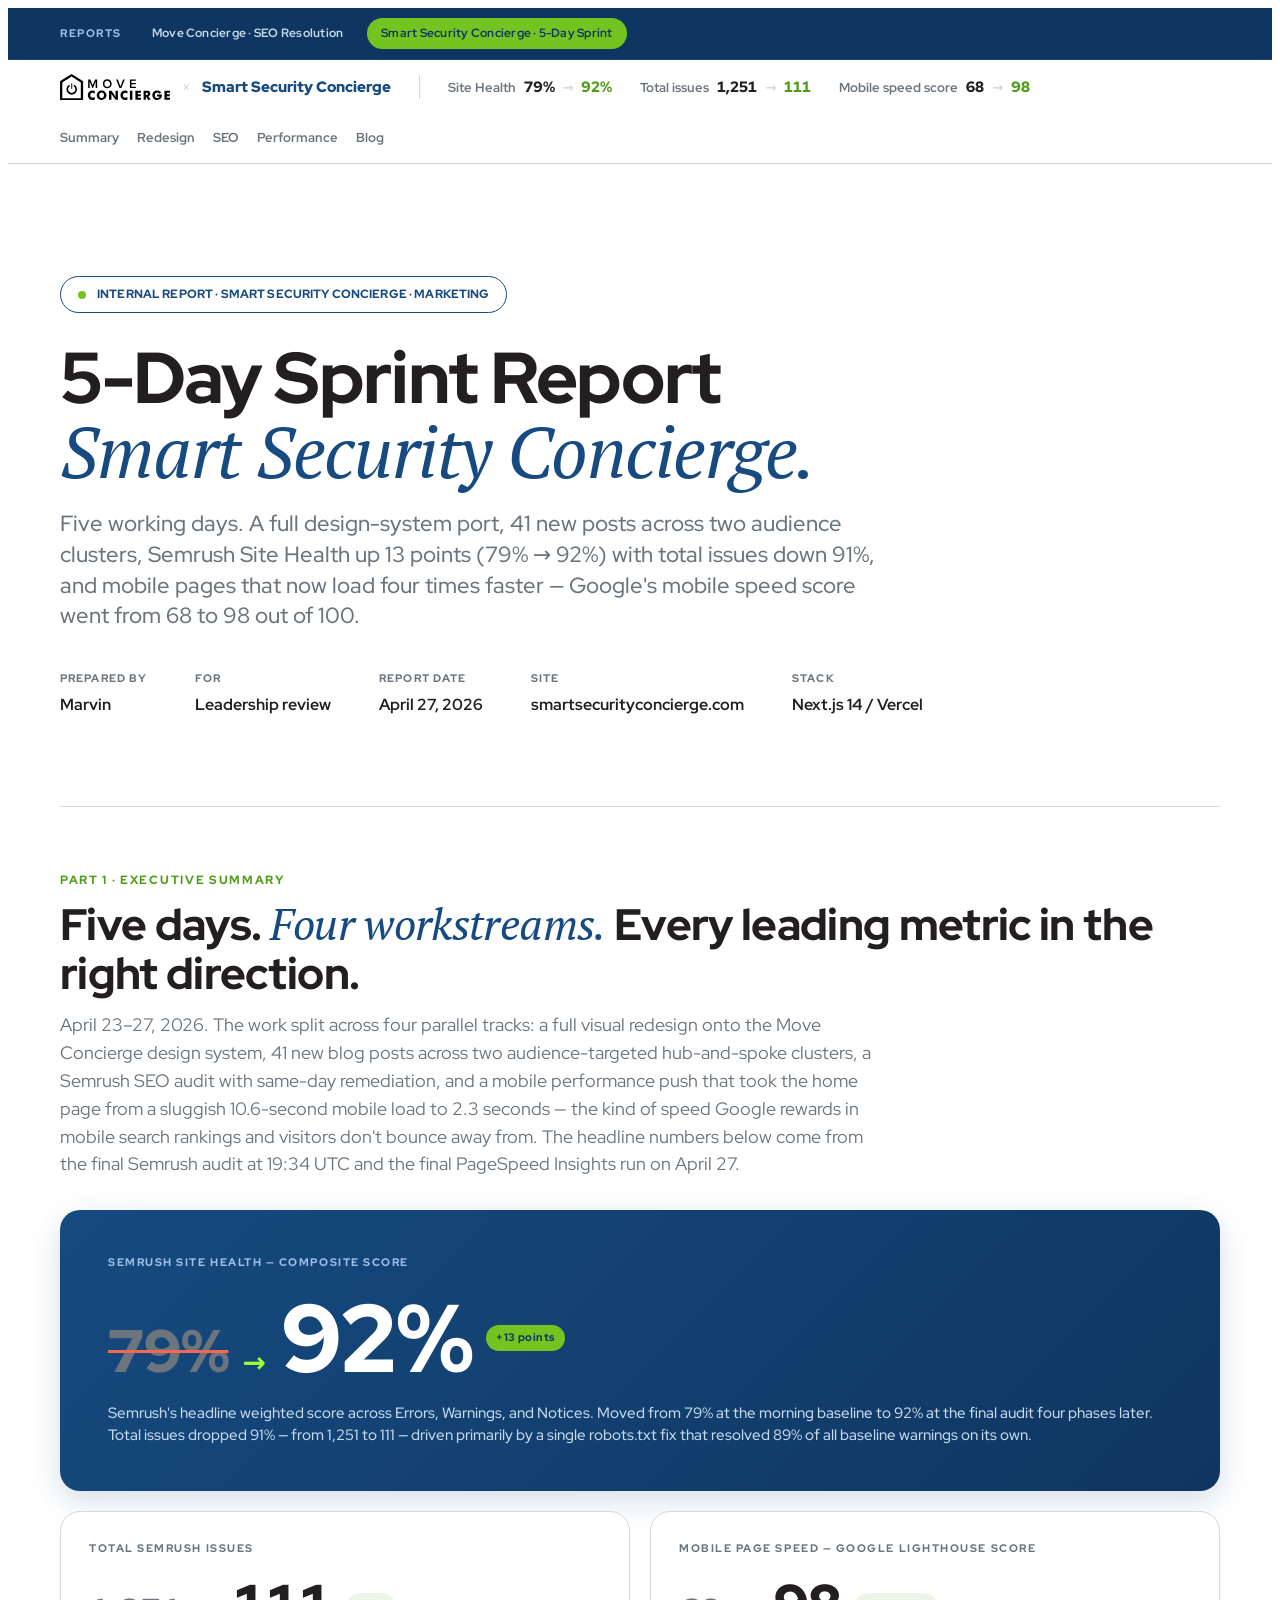
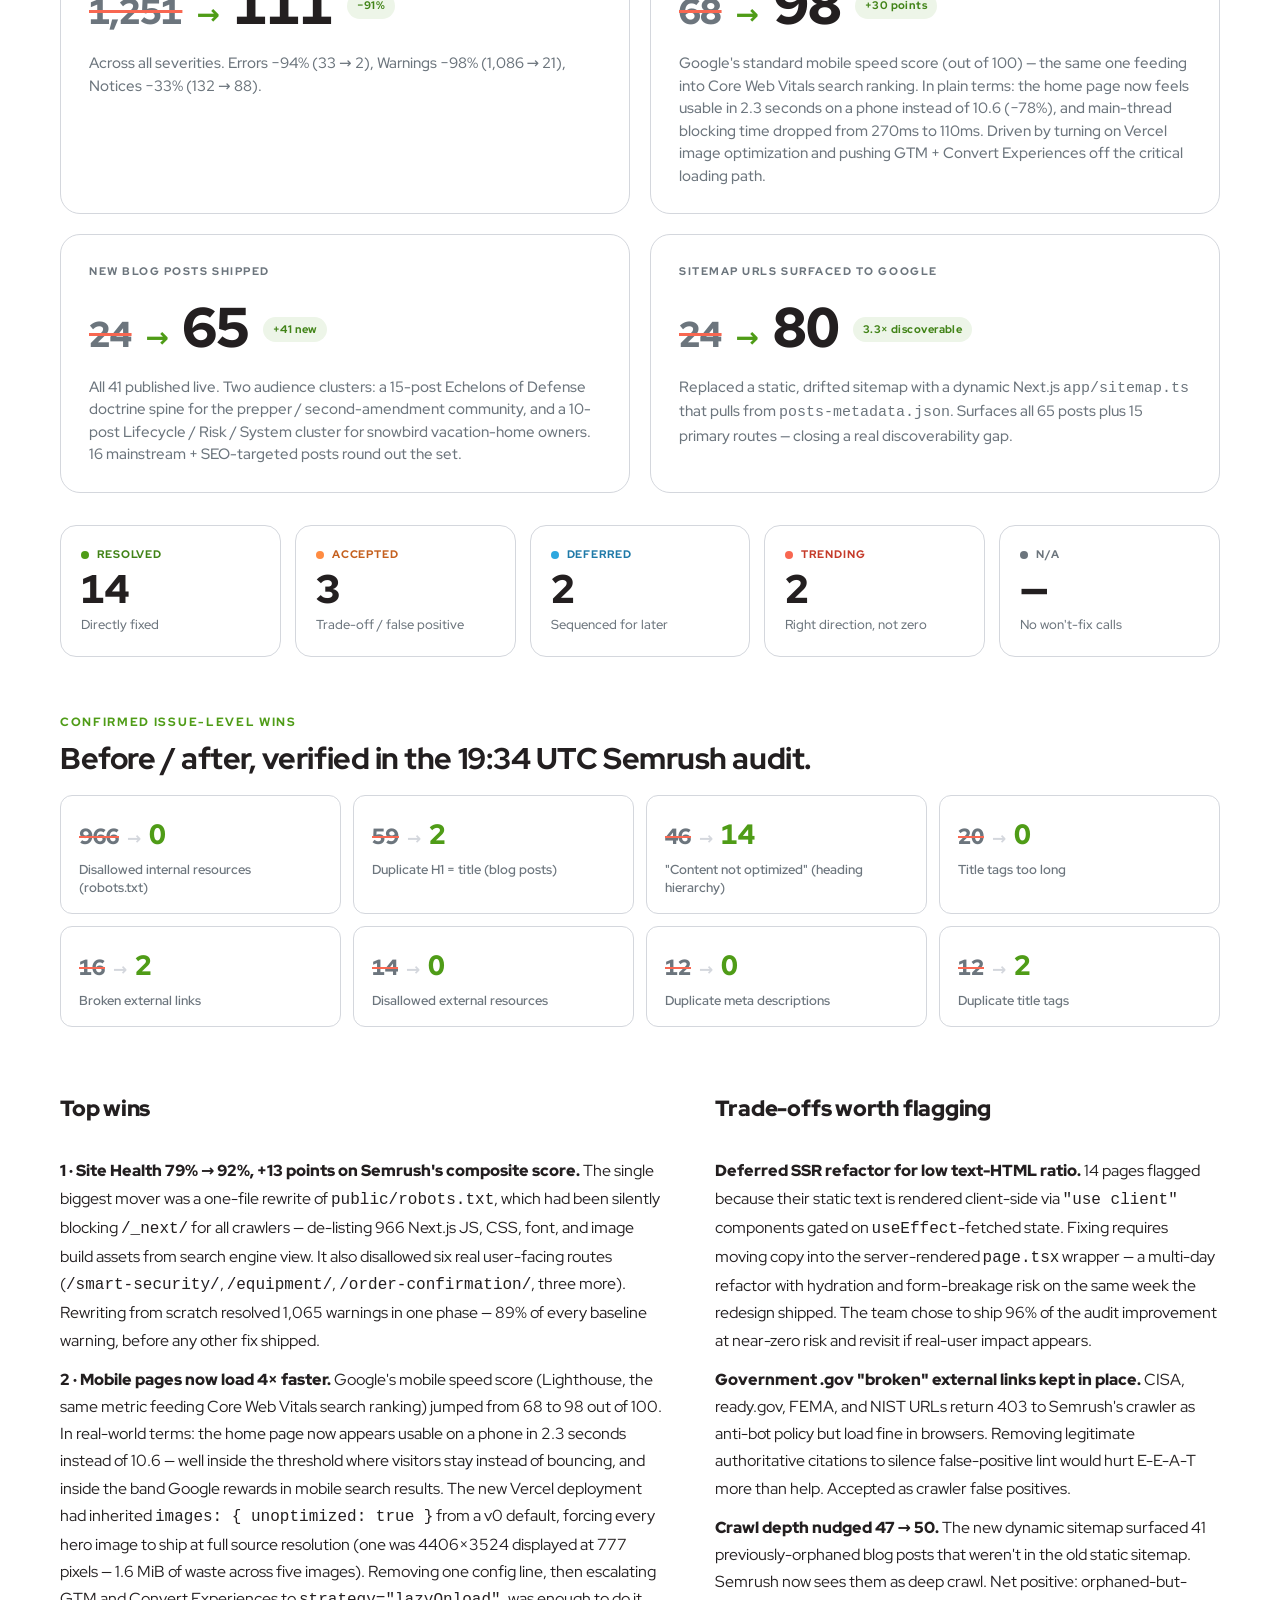
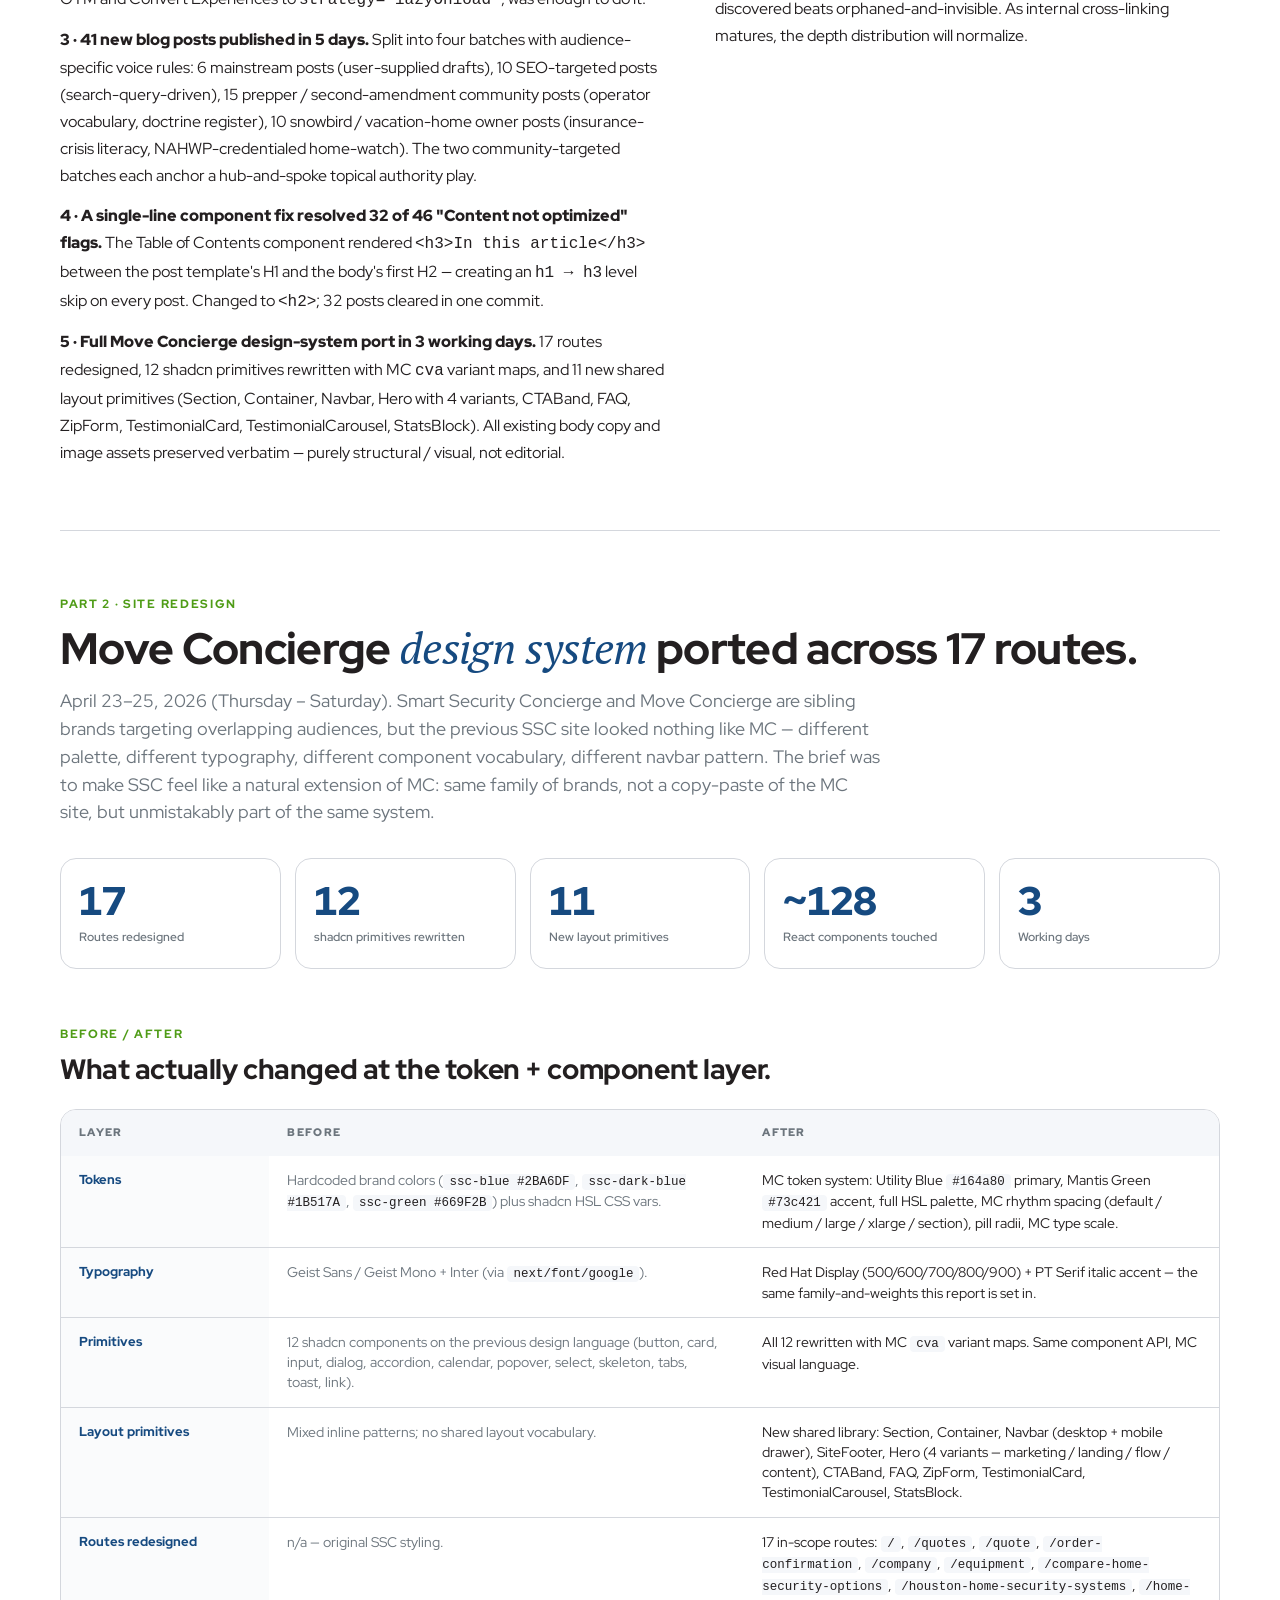
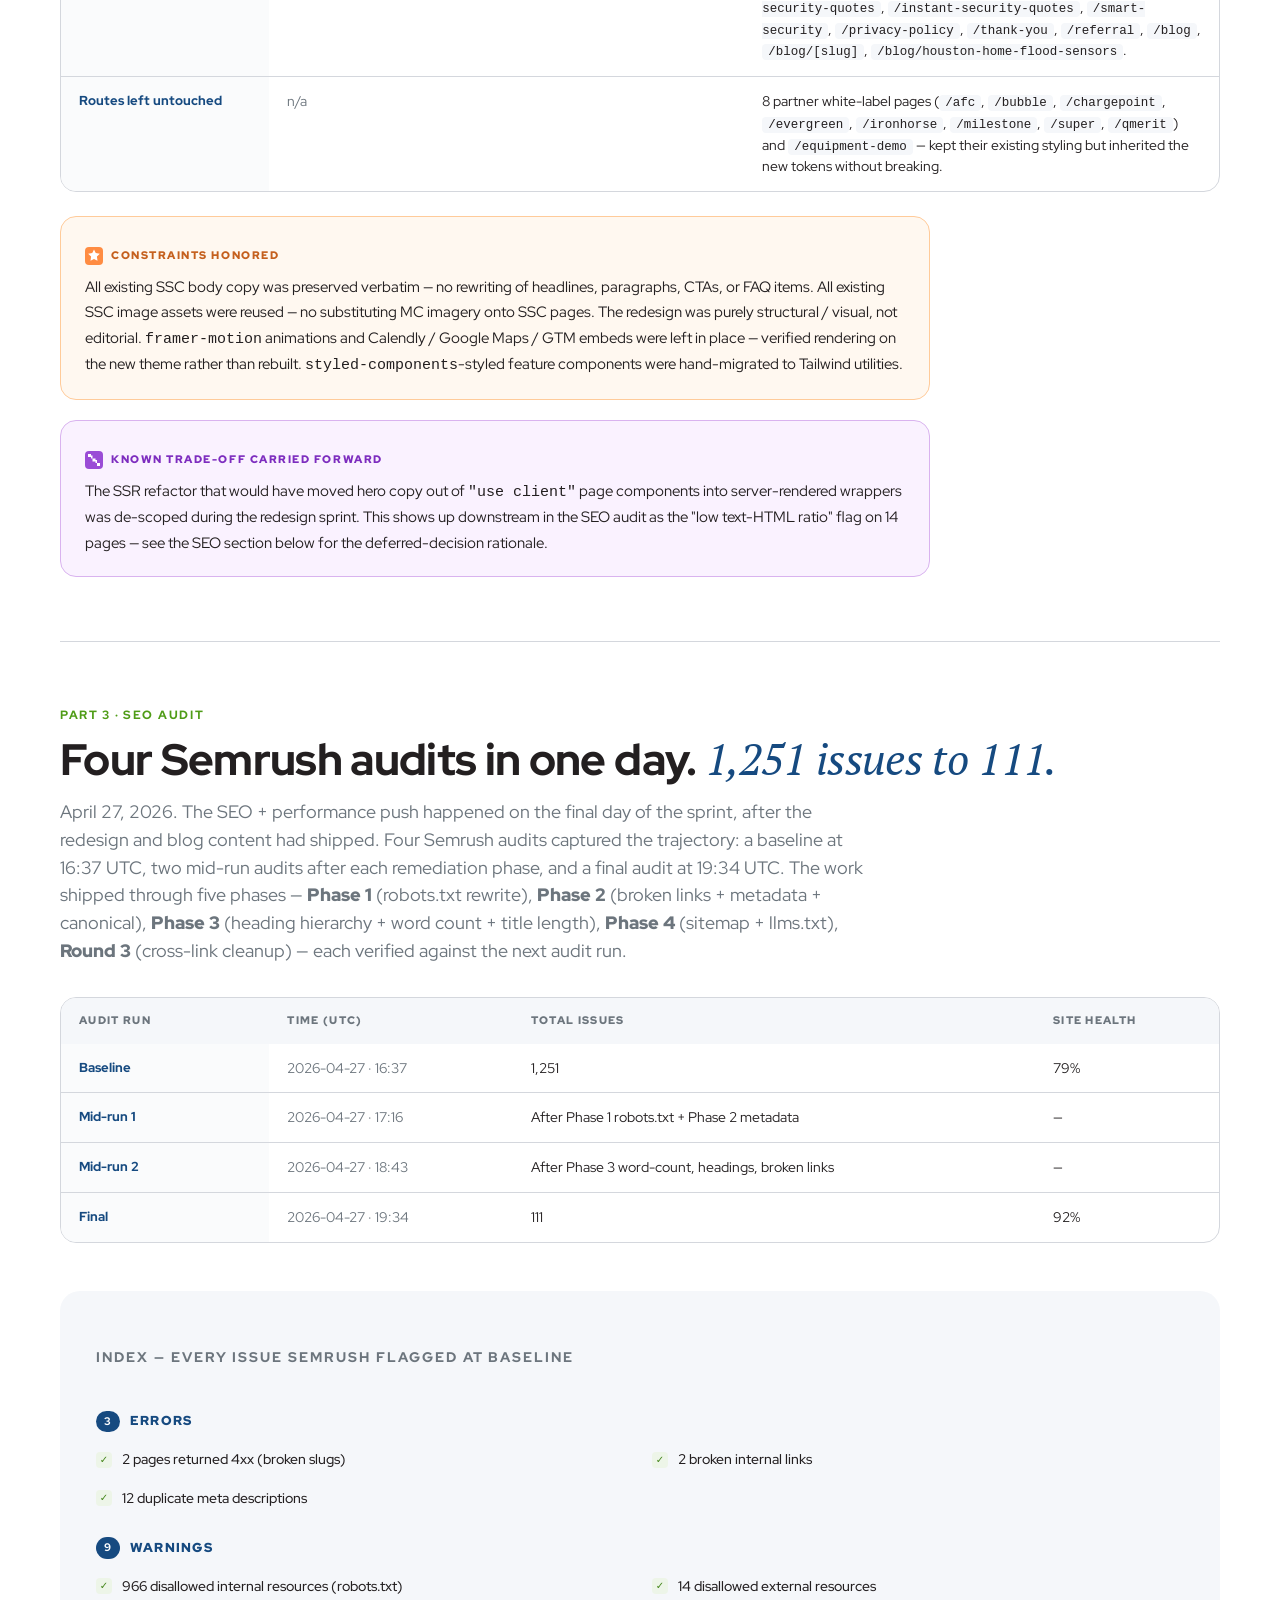
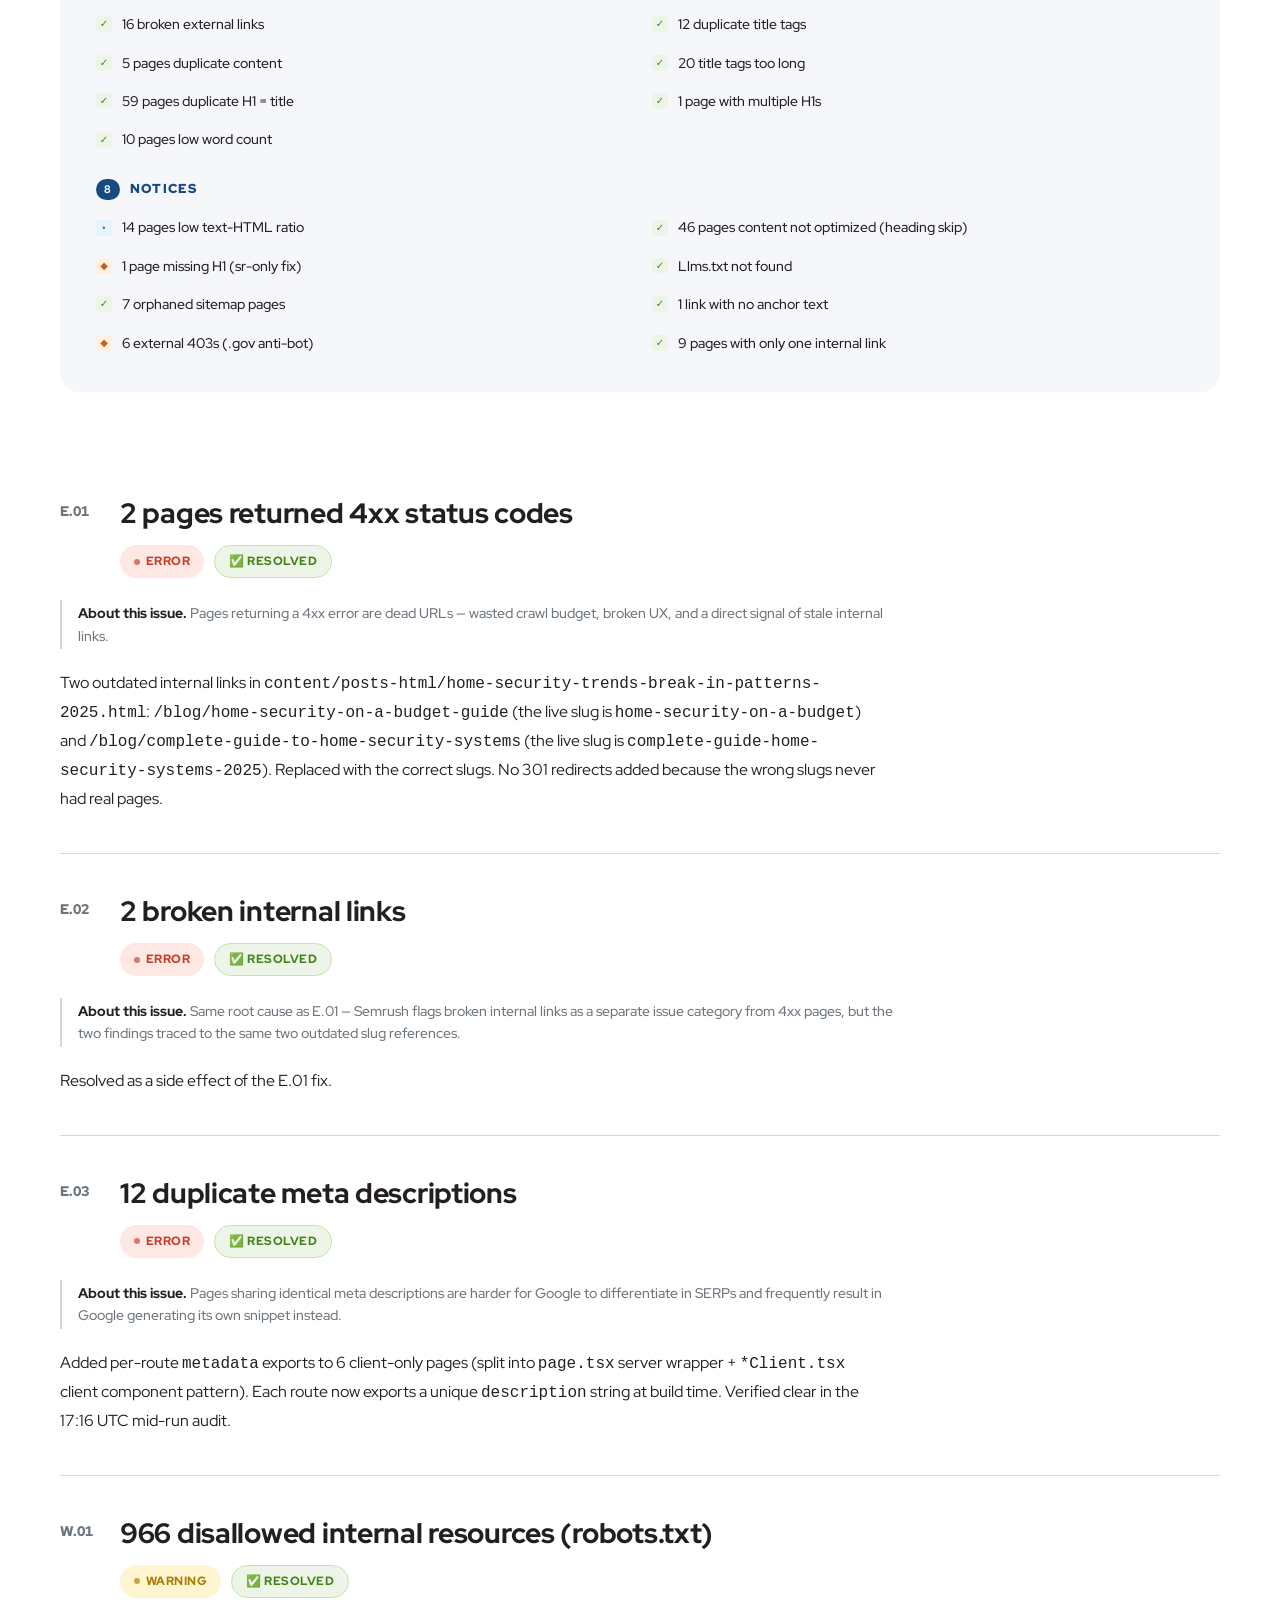
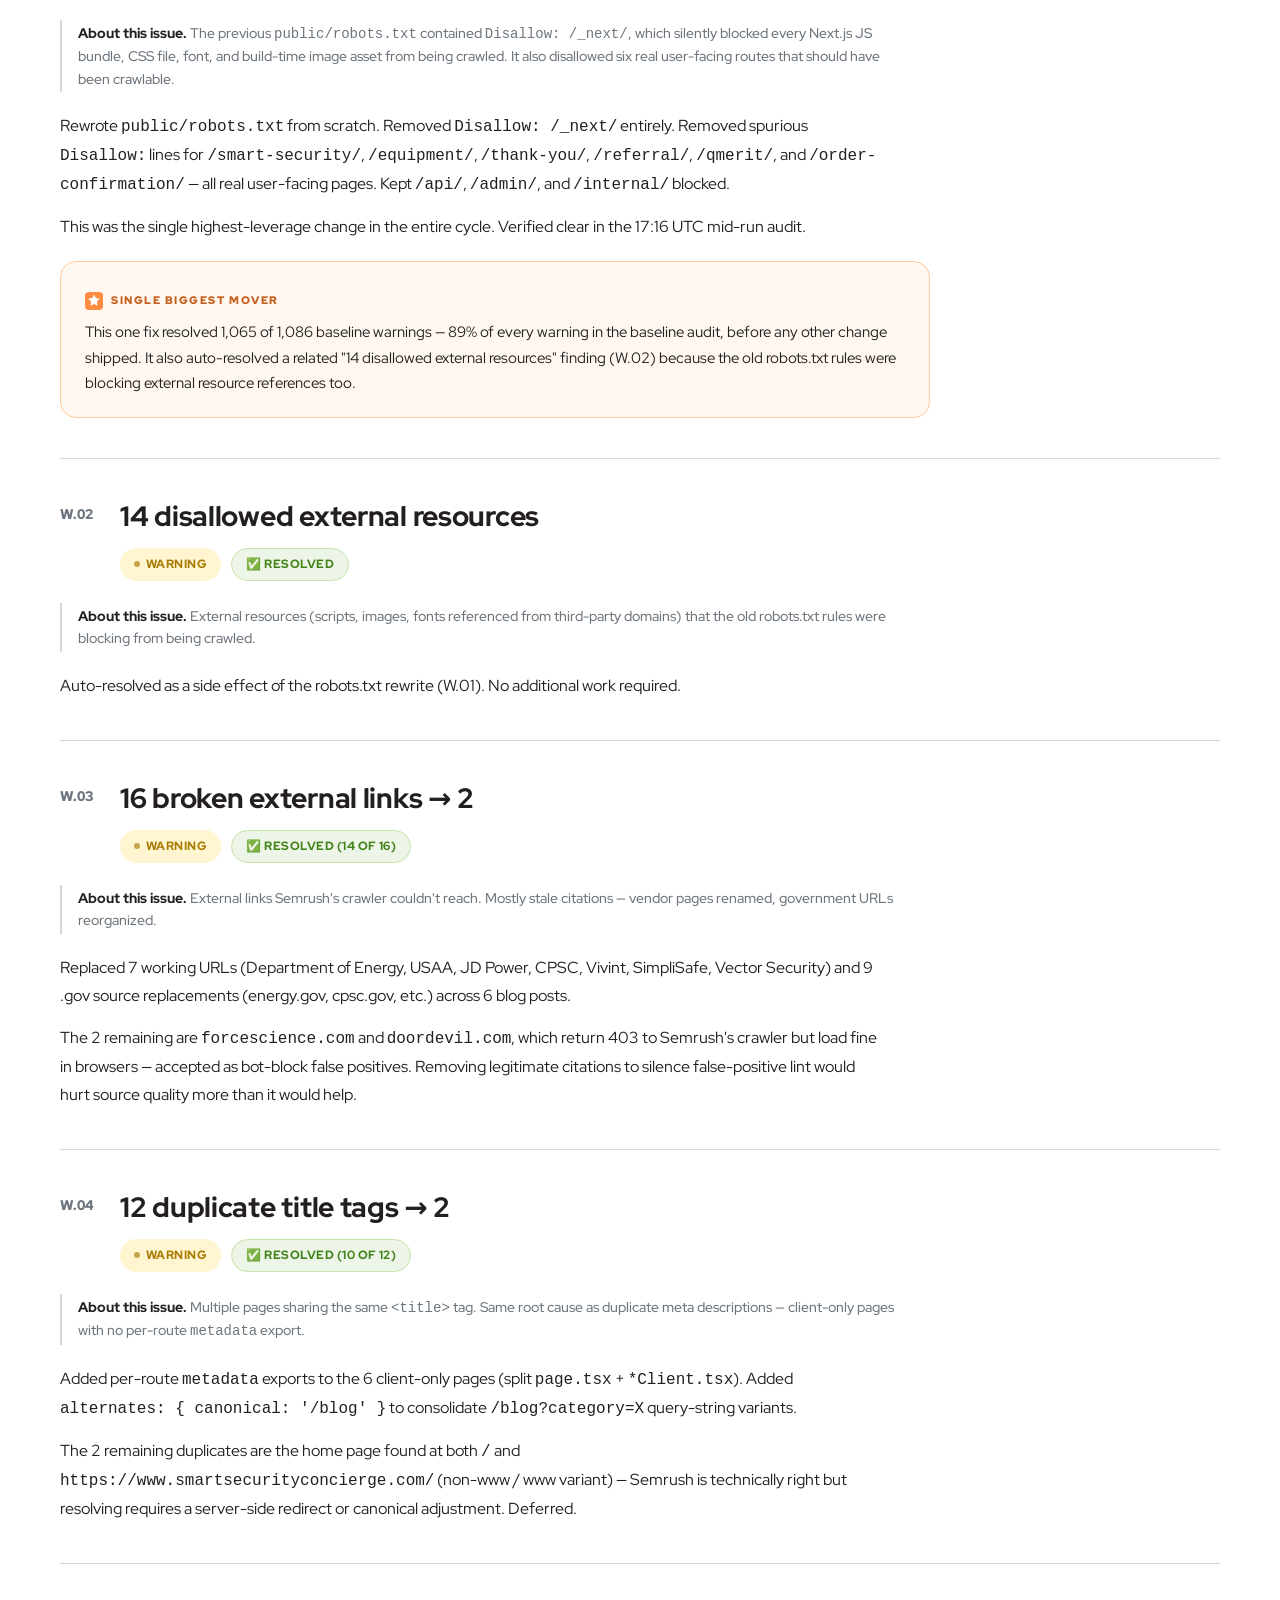
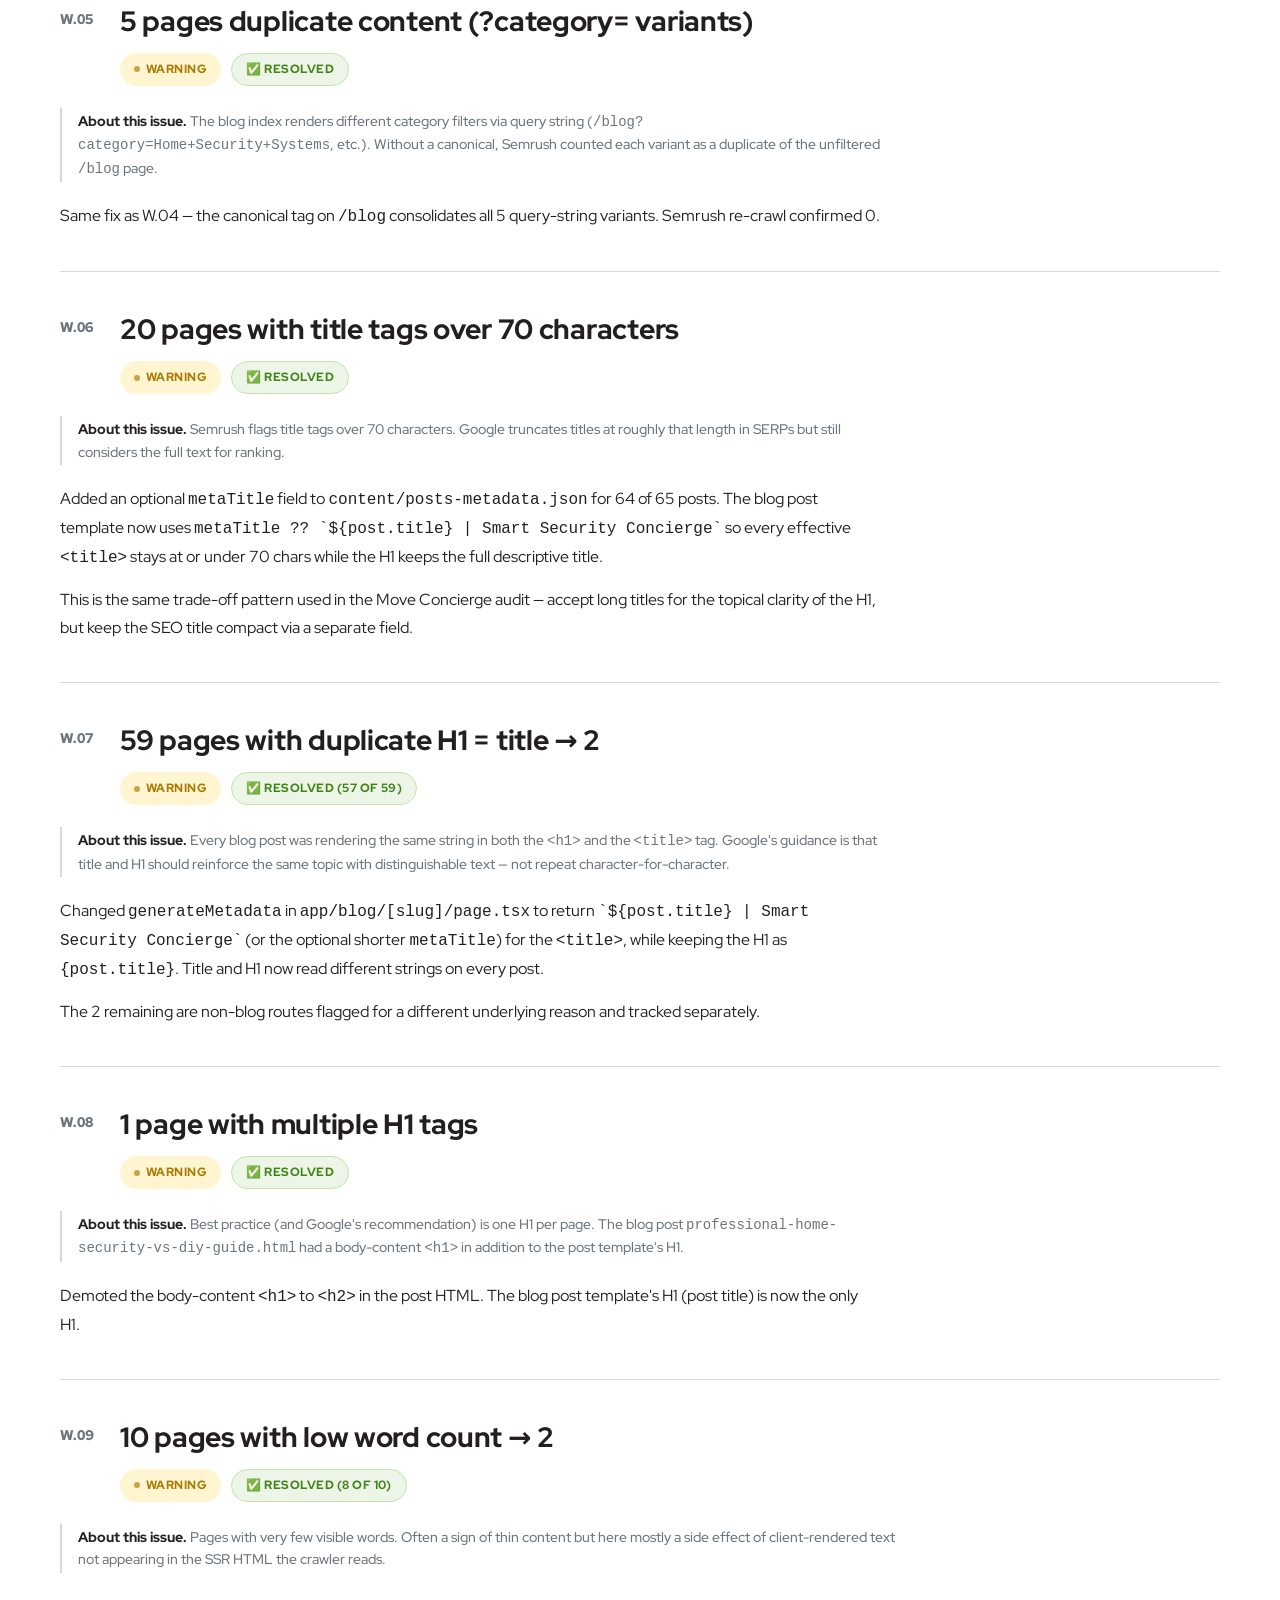
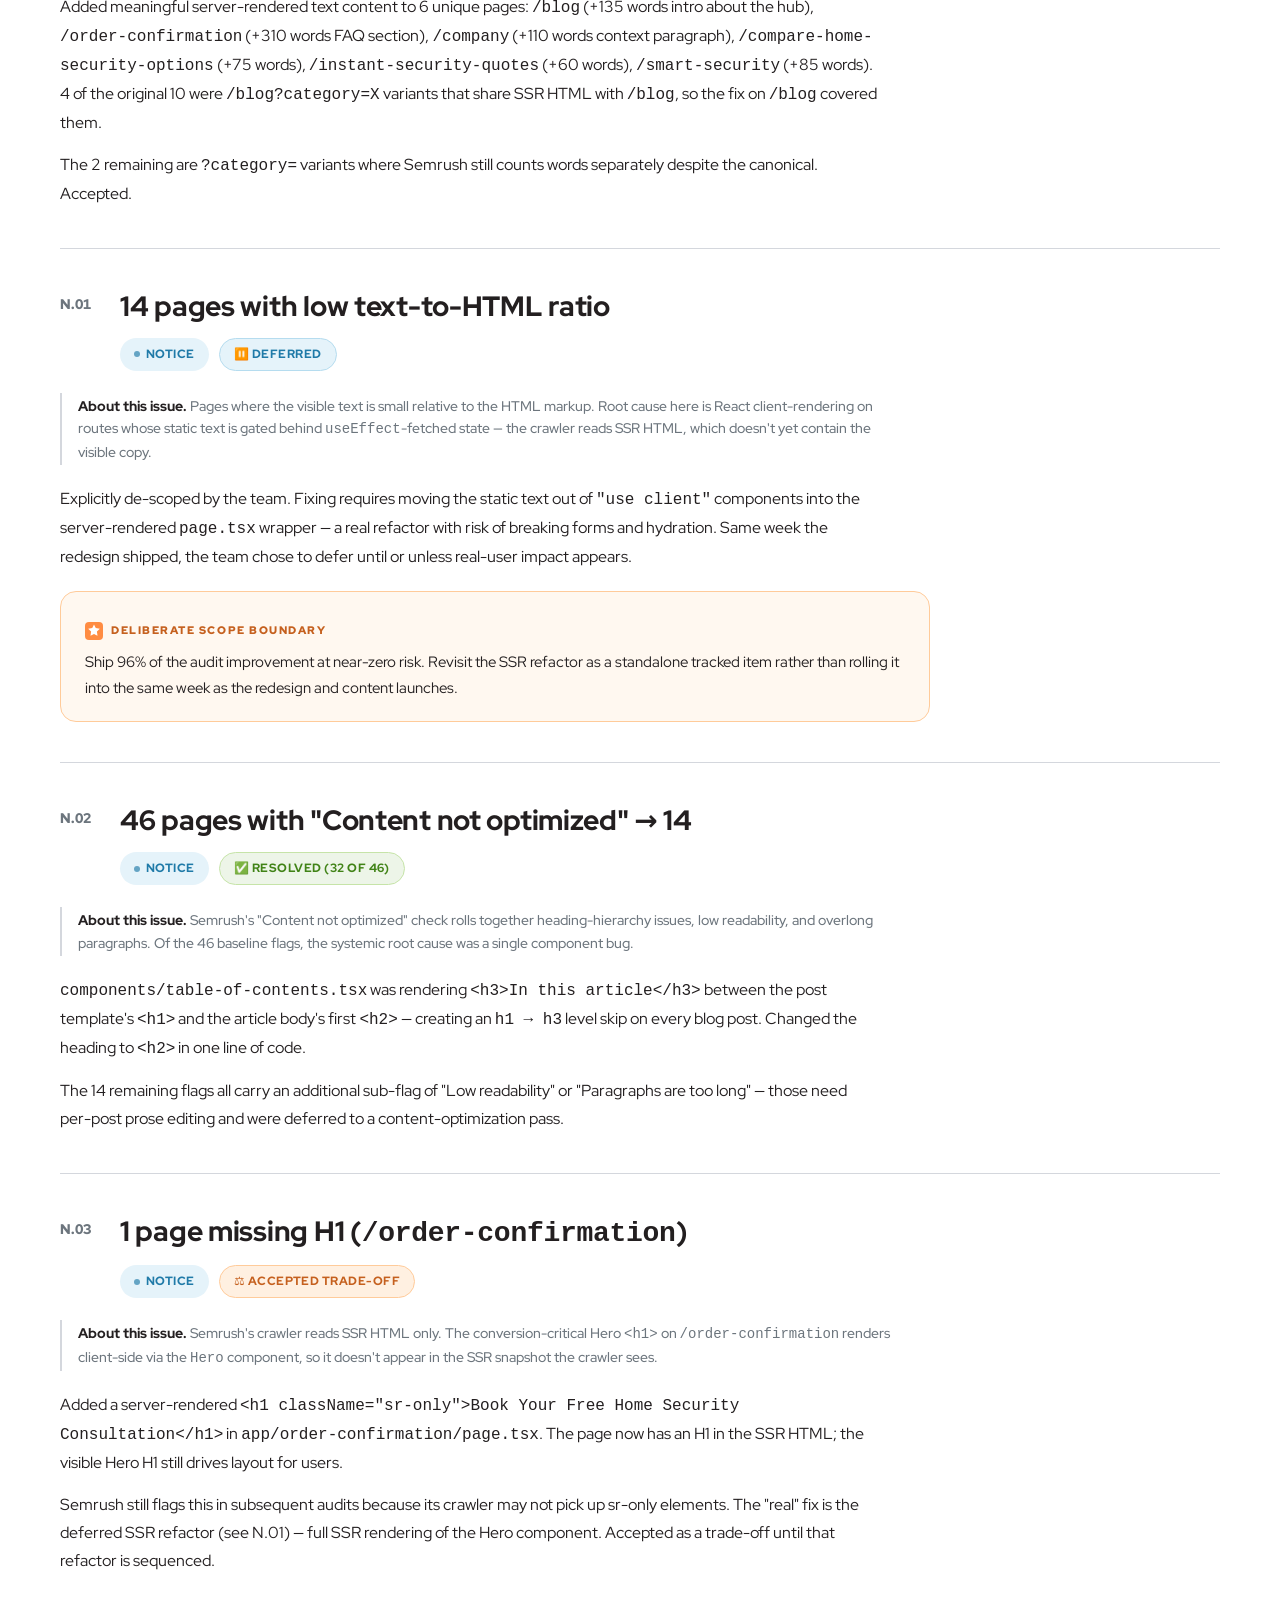
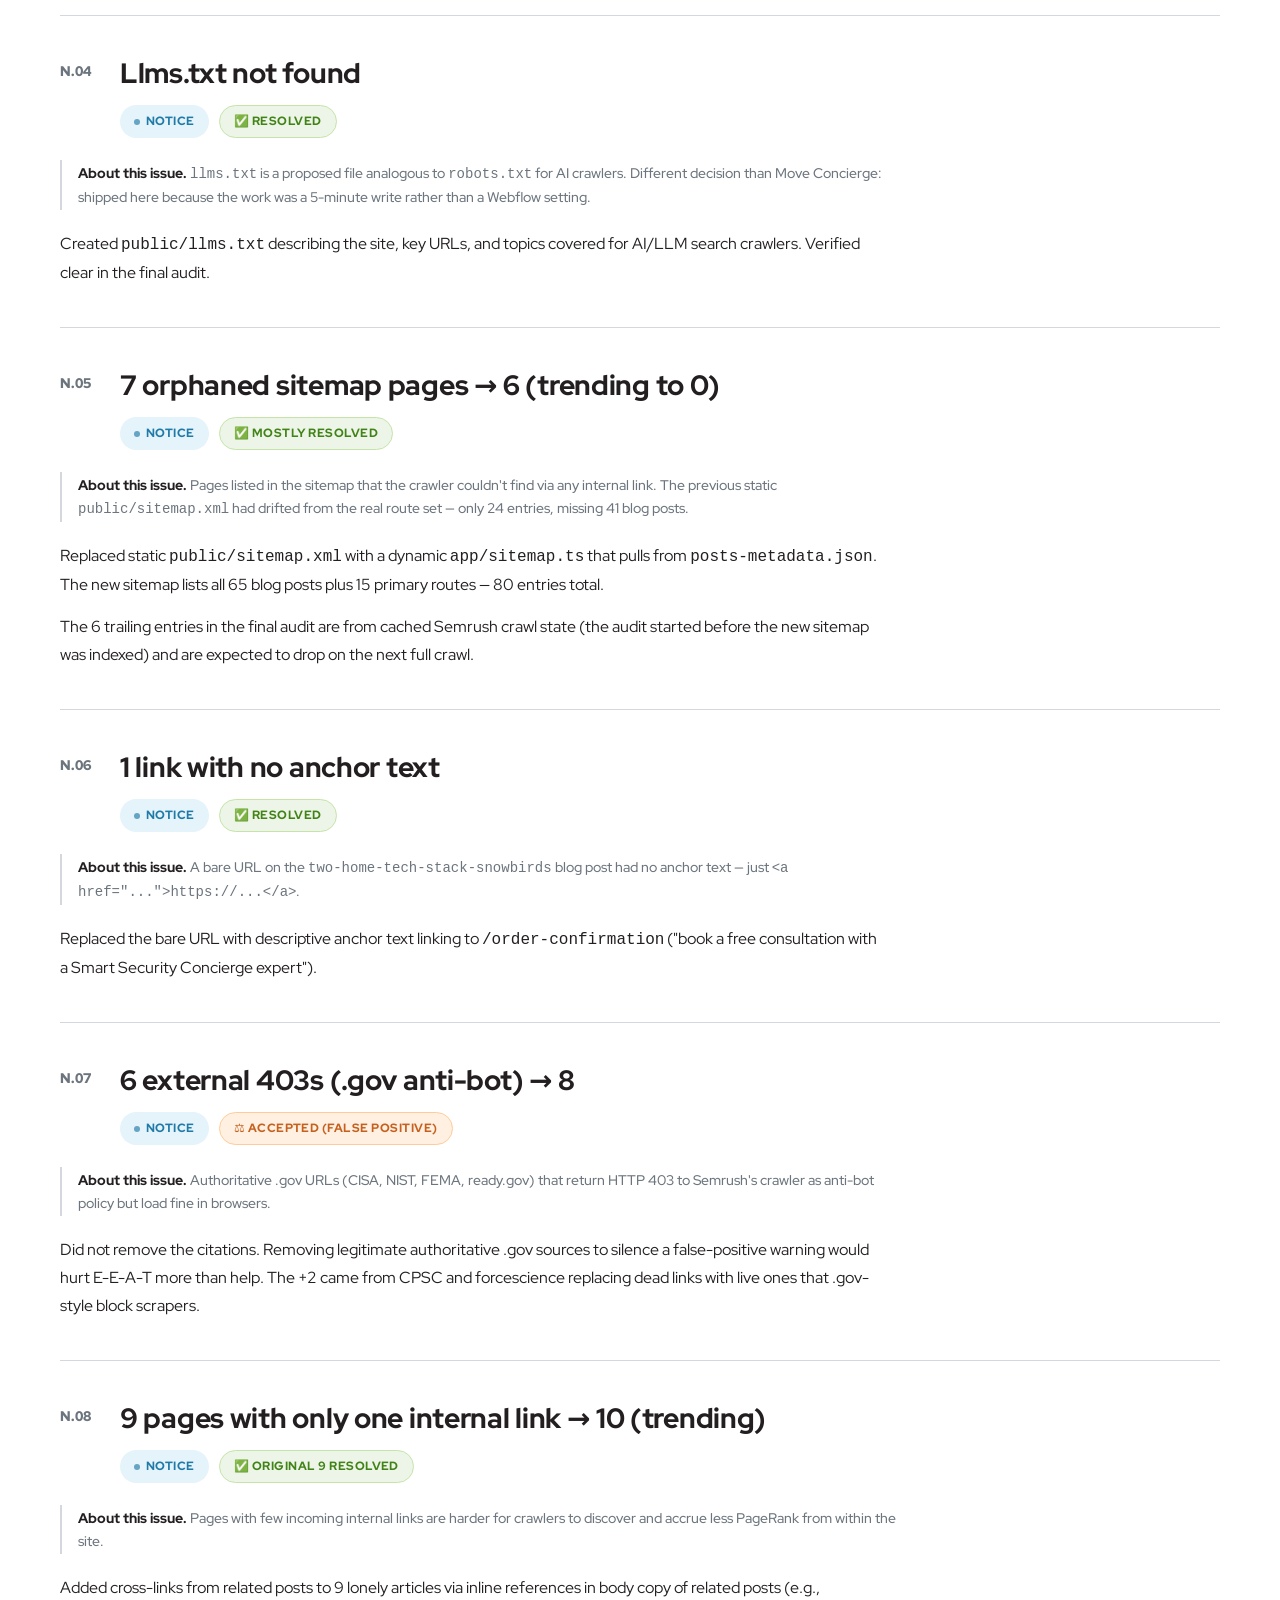
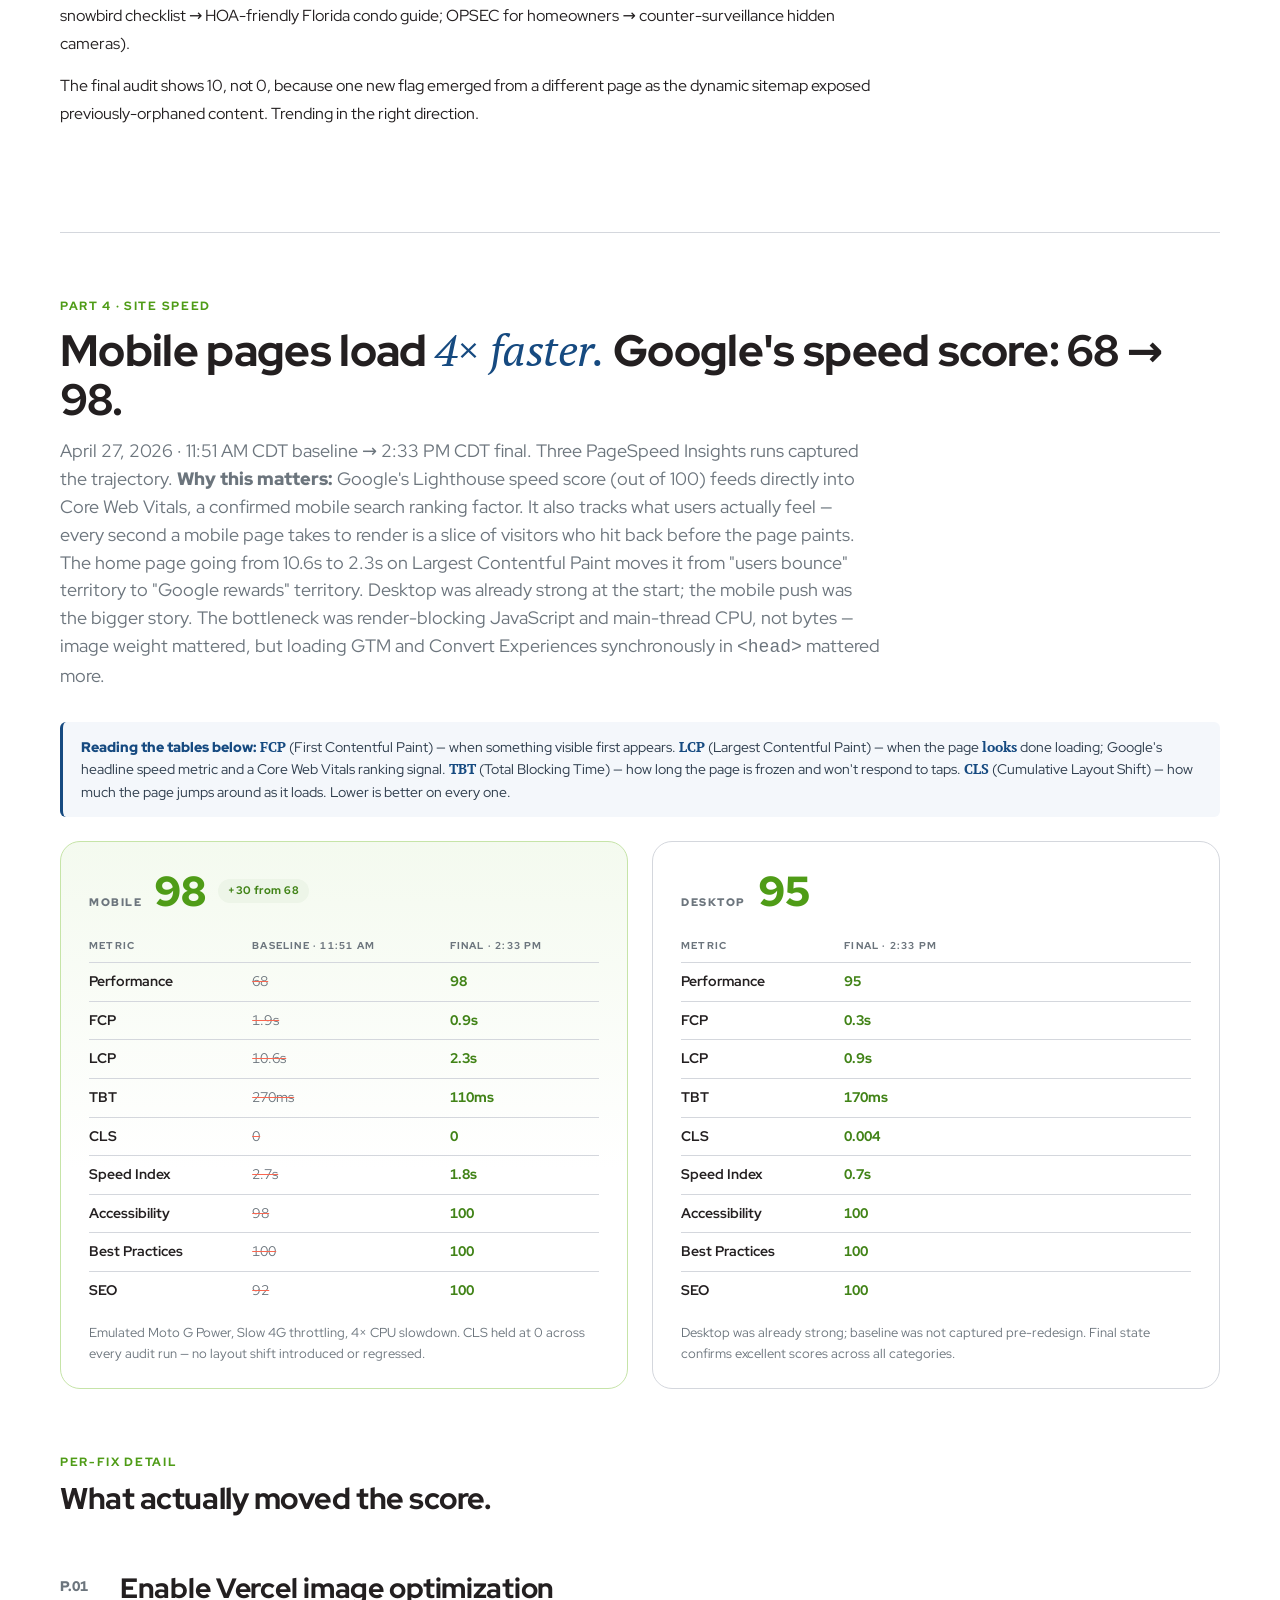
<file: smart-security.html>
<!doctype html>
<html lang="en">
<head>
<meta charset="utf-8" />
<meta name="viewport" content="width=device-width, initial-scale=1" />
<title>Smart Security Concierge — 5-Day Sprint Report</title>
<link rel="stylesheet" href="colors_and_type.css" />
<link rel="stylesheet" href="report.css" />
</head>
<body>

<!-- ------------------------------------------------------------- -->
<!-- SITE-WIDE TAB SWITCHER                                         -->
<!-- ------------------------------------------------------------- -->
<div class="tab-switcher">
  <div class="tab-switcher-inner">
    <span class="ts-label">Reports</span>
    <a href="/" class="tab">Move Concierge · SEO Resolution</a>
    <a href="/smart-security" class="tab active">Smart Security Concierge · 5-Day Sprint</a>
  </div>
</div>

<!-- ------------------------------------------------------------- -->
<!-- STICKY PROGRESS BAR                                            -->
<!-- ------------------------------------------------------------- -->
<header class="topbar">
  <div class="topbar-inner">
    <div class="brand">
      <img src="assets/logo-horizontal.svg" alt="Move Concierge" />
      <span class="x">×</span>
      <span>Smart Security Concierge</span>
    </div>
    <div class="divider"></div>
    <div class="stat">
      <span>Site Health</span>
      <span class="num">79%</span>
      <span class="arrow">→</span>
      <span class="num new">92%</span>
    </div>
    <div class="stat">
      <span>Total issues</span>
      <span class="num">1,251</span>
      <span class="arrow">→</span>
      <span class="num new">111</span>
    </div>
    <div class="stat">
      <span>Mobile speed score</span>
      <span class="num">68</span>
      <span class="arrow">→</span>
      <span class="num new">98</span>
    </div>
    <div class="spacer"></div>
    <nav>
      <a href="#summary">Summary</a>
      <a href="#redesign">Redesign</a>
      <a href="#seo">SEO</a>
      <a href="#perf">Performance</a>
      <a href="#blog">Blog</a>
    </nav>
  </div>
</header>

<main class="page">

<!-- ============================================================= -->
<!-- COVER                                                          -->
<!-- ============================================================= -->
<section class="cover">
  <div class="eyebrow">
    <svg width="10" height="10" viewBox="0 0 10 10"><circle cx="5" cy="5" r="4" fill="#73c421"/></svg>
    Internal report · Smart Security Concierge · Marketing
  </div>
  <h1>5-Day Sprint Report<br/><em>Smart Security Concierge.</em></h1>
  <p class="sub">Five working days. A full design-system port, 41 new posts across two audience clusters, Semrush Site Health up 13 points (79% → 92%) with total issues down 91%, and mobile pages that now load four times faster — Google's mobile speed score went from 68 to 98 out of 100.</p>
  <div class="meta">
    <div class="cell"><label>Prepared by</label><span>Marvin</span></div>
    <div class="cell"><label>For</label><span>Leadership review</span></div>
    <div class="cell"><label>Report date</label><span>April 27, 2026</span></div>
    <div class="cell"><label>Site</label><span>smartsecurityconcierge.com</span></div>
    <div class="cell"><label>Stack</label><span>Next.js 14 / Vercel</span></div>
  </div>
</section>

<div class="rule"></div>

<!-- ============================================================= -->
<!-- EXECUTIVE SUMMARY                                              -->
<!-- ============================================================= -->
<section id="summary">
  <div class="section-head">
    <div class="kicker">Part 1 · Executive summary</div>
    <h2>Five days. <em>Four workstreams.</em> Every leading metric in the right direction.</h2>
    <p>April 23–27, 2026. The work split across four parallel tracks: a full visual redesign onto the Move Concierge design system, 41 new blog posts across two audience-targeted hub-and-spoke clusters, a Semrush SEO audit with same-day remediation, and a mobile performance push that took the home page from a sluggish 10.6-second mobile load to 2.3 seconds — the kind of speed Google rewards in mobile search rankings and visitors don't bounce away from. The headline numbers below come from the final Semrush audit at 19:34 UTC and the final PageSpeed Insights run on April 27.</p>
  </div>

  <!-- Headline metrics -->
  <div class="headline-grid">
    <div class="headline-card hero">
      <div class="label">Semrush Site Health — composite score</div>
      <div class="before-after">
        <span class="num was">79%</span>
        <span class="arrow">→</span>
        <span class="num">92%</span>
        <span class="delta">+13 points</span>
      </div>
      <p class="blurb">Semrush's headline weighted score across Errors, Warnings, and Notices. Moved from 79% at the morning baseline to 92% at the final audit four phases later. Total issues dropped 91% — from 1,251 to 111 — driven primarily by a single robots.txt fix that resolved 89% of all baseline warnings on its own.</p>
    </div>

    <div class="headline-card">
      <div class="label">Total Semrush issues</div>
      <div class="before-after">
        <span class="num was">1,251</span>
        <span class="arrow">→</span>
        <span class="num">111</span>
        <span class="delta">−91%</span>
      </div>
      <p class="blurb">Across all severities. Errors −94% (33 → 2), Warnings −98% (1,086 → 21), Notices −33% (132 → 88).</p>
    </div>

    <div class="headline-card">
      <div class="label">Mobile page speed — Google Lighthouse score</div>
      <div class="before-after">
        <span class="num was">68</span>
        <span class="arrow">→</span>
        <span class="num">98</span>
        <span class="delta">+30 points</span>
      </div>
      <p class="blurb">Google's standard mobile speed score (out of 100) — the same one feeding into Core Web Vitals search ranking. In plain terms: the home page now feels usable in 2.3 seconds on a phone instead of 10.6 (−78%), and main-thread blocking time dropped from 270ms to 110ms. Driven by turning on Vercel image optimization and pushing GTM + Convert Experiences off the critical loading path.</p>
    </div>

    <div class="headline-card">
      <div class="label">New blog posts shipped</div>
      <div class="before-after">
        <span class="num was">24</span>
        <span class="arrow">→</span>
        <span class="num">65</span>
        <span class="delta">+41 new</span>
      </div>
      <p class="blurb">All 41 published live. Two audience clusters: a 15-post Echelons of Defense doctrine spine for the prepper / second-amendment community, and a 10-post Lifecycle / Risk / System cluster for snowbird vacation-home owners. 16 mainstream + SEO-targeted posts round out the set.</p>
    </div>

    <div class="headline-card">
      <div class="label">Sitemap URLs surfaced to Google</div>
      <div class="before-after">
        <span class="num was">24</span>
        <span class="arrow">→</span>
        <span class="num">80</span>
        <span class="delta">3.3× discoverable</span>
      </div>
      <p class="blurb">Replaced a static, drifted sitemap with a dynamic Next.js <code>app/sitemap.ts</code> that pulls from <code>posts-metadata.json</code>. Surfaces all 65 posts plus 15 primary routes — closing a real discoverability gap.</p>
    </div>
  </div>

  <!-- Status counts -->
  <div class="status-strip">
    <div class="tile resolved">
      <div class="badge-dot">Resolved</div>
      <div class="count">14</div>
      <div class="label">Directly fixed</div>
    </div>
    <div class="tile accepted">
      <div class="badge-dot">Accepted</div>
      <div class="count">3</div>
      <div class="label">Trade-off / false positive</div>
    </div>
    <div class="tile deferred">
      <div class="badge-dot">Deferred</div>
      <div class="count">2</div>
      <div class="label">Sequenced for later</div>
    </div>
    <div class="tile open">
      <div class="badge-dot">Trending</div>
      <div class="count">2</div>
      <div class="label">Right direction, not zero</div>
    </div>
    <div class="tile wontfix">
      <div class="badge-dot">N/A</div>
      <div class="count">—</div>
      <div class="label">No won't-fix calls</div>
    </div>
  </div>

  <!-- Confirmed wins grid -->
  <div class="section-head" style="margin-top:56px;margin-bottom:16px;">
    <div class="kicker">Confirmed issue-level wins</div>
    <h2 style="font-size:30px;">Before / after, verified in the 19:34 UTC Semrush audit.</h2>
  </div>
  <div class="wins-grid">
    <div class="win">
      <div class="line"><span class="was">966</span><span class="arrow">→</span><span class="now">0</span></div>
      <div class="title">Disallowed internal resources (robots.txt)</div>
    </div>
    <div class="win">
      <div class="line"><span class="was">59</span><span class="arrow">→</span><span class="now">2</span></div>
      <div class="title">Duplicate H1 = title (blog posts)</div>
    </div>
    <div class="win">
      <div class="line"><span class="was">46</span><span class="arrow">→</span><span class="now">14</span></div>
      <div class="title">"Content not optimized" (heading hierarchy)</div>
    </div>
    <div class="win">
      <div class="line"><span class="was">20</span><span class="arrow">→</span><span class="now">0</span></div>
      <div class="title">Title tags too long</div>
    </div>
    <div class="win">
      <div class="line"><span class="was">16</span><span class="arrow">→</span><span class="now">2</span></div>
      <div class="title">Broken external links</div>
    </div>
    <div class="win">
      <div class="line"><span class="was">14</span><span class="arrow">→</span><span class="now">0</span></div>
      <div class="title">Disallowed external resources</div>
    </div>
    <div class="win">
      <div class="line"><span class="was">12</span><span class="arrow">→</span><span class="now">0</span></div>
      <div class="title">Duplicate meta descriptions</div>
    </div>
    <div class="win">
      <div class="line"><span class="was">12</span><span class="arrow">→</span><span class="now">2</span></div>
      <div class="title">Duplicate title tags</div>
    </div>
  </div>

  <!-- Top wins narrative -->
  <div class="narrative">
    <div>
      <h3>Top wins</h3>
      <p><strong>1 · Site Health 79% → 92%, +13 points on Semrush's composite score.</strong> The single biggest mover was a one-file rewrite of <code>public/robots.txt</code>, which had been silently blocking <code>/_next/</code> for all crawlers — de-listing 966 Next.js JS, CSS, font, and image build assets from search engine view. It also disallowed six real user-facing routes (<code>/smart-security/</code>, <code>/equipment/</code>, <code>/order-confirmation/</code>, three more). Rewriting from scratch resolved 1,065 warnings in one phase — 89% of every baseline warning, before any other fix shipped.</p>
      <p><strong>2 · Mobile pages now load 4× faster.</strong> Google's mobile speed score (Lighthouse, the same metric feeding Core Web Vitals search ranking) jumped from 68 to 98 out of 100. In real-world terms: the home page now appears usable on a phone in 2.3 seconds instead of 10.6 — well inside the threshold where visitors stay instead of bouncing, and inside the band Google rewards in mobile search results. The new Vercel deployment had inherited <code>images: { unoptimized: true }</code> from a v0 default, forcing every hero image to ship at full source resolution (one was 4406×3524 displayed at 777 pixels — 1.6 MiB of waste across five images). Removing one config line, then escalating GTM and Convert Experiences to <code>strategy="lazyOnload"</code>, was enough to do it.</p>
      <p><strong>3 · 41 new blog posts published in 5 days.</strong> Split into four batches with audience-specific voice rules: 6 mainstream posts (user-supplied drafts), 10 SEO-targeted posts (search-query-driven), 15 prepper / second-amendment community posts (operator vocabulary, doctrine register), 10 snowbird / vacation-home owner posts (insurance-crisis literacy, NAHWP-credentialed home-watch). The two community-targeted batches each anchor a hub-and-spoke topical authority play.</p>
      <p><strong>4 · A single-line component fix resolved 32 of 46 "Content not optimized" flags.</strong> The Table of Contents component rendered <code>&lt;h3&gt;In this article&lt;/h3&gt;</code> between the post template's H1 and the body's first H2 — creating an <code>h1 → h3</code> level skip on every post. Changed to <code>&lt;h2&gt;</code>; 32 posts cleared in one commit.</p>
      <p><strong>5 · Full Move Concierge design-system port in 3 working days.</strong> 17 routes redesigned, 12 shadcn primitives rewritten with MC <code>cva</code> variant maps, and 11 new shared layout primitives (Section, Container, Navbar, Hero with 4 variants, CTABand, FAQ, ZipForm, TestimonialCard, TestimonialCarousel, StatsBlock). All existing body copy and image assets preserved verbatim — purely structural / visual, not editorial.</p>
    </div>
    <div>
      <h3>Trade-offs worth flagging</h3>
      <p><strong>Deferred SSR refactor for low text-HTML ratio.</strong> 14 pages flagged because their static text is rendered client-side via <code>"use client"</code> components gated on <code>useEffect</code>-fetched state. Fixing requires moving copy into the server-rendered <code>page.tsx</code> wrapper — a multi-day refactor with hydration and form-breakage risk on the same week the redesign shipped. The team chose to ship 96% of the audit improvement at near-zero risk and revisit if real-user impact appears.</p>
      <p><strong>Government .gov "broken" external links kept in place.</strong> CISA, ready.gov, FEMA, and NIST URLs return 403 to Semrush's crawler as anti-bot policy but load fine in browsers. Removing legitimate authoritative citations to silence false-positive lint would hurt E-E-A-T more than help. Accepted as crawler false positives.</p>
      <p><strong>Crawl depth nudged 47 → 50.</strong> The new dynamic sitemap surfaced 41 previously-orphaned blog posts that weren't in the old static sitemap. Semrush now sees them as deep crawl. Net positive: orphaned-but-discovered beats orphaned-and-invisible. As internal cross-linking matures, the depth distribution will normalize.</p>
    </div>
  </div>
</section>

<div class="rule"></div>

<!-- ============================================================= -->
<!-- REDESIGN                                                       -->
<!-- ============================================================= -->
<section id="redesign">
  <div class="section-head">
    <div class="kicker">Part 2 · Site redesign</div>
    <h2>Move Concierge <em>design system</em> ported across 17 routes.</h2>
    <p>April 23–25, 2026 (Thursday – Saturday). Smart Security Concierge and Move Concierge are sibling brands targeting overlapping audiences, but the previous SSC site looked nothing like MC — different palette, different typography, different component vocabulary, different navbar pattern. The brief was to make SSC feel like a natural extension of MC: same family of brands, not a copy-paste of the MC site, but unmistakably part of the same system.</p>
  </div>

  <!-- Stats by the numbers -->
  <div class="stat-strip">
    <div class="cell"><div class="num">17</div><div class="lbl">Routes redesigned</div></div>
    <div class="cell"><div class="num">12</div><div class="lbl">shadcn primitives rewritten</div></div>
    <div class="cell"><div class="num">11</div><div class="lbl">New layout primitives</div></div>
    <div class="cell"><div class="num">~128</div><div class="lbl">React components touched</div></div>
    <div class="cell"><div class="num">3</div><div class="lbl">Working days</div></div>
  </div>

  <!-- Token comparison table -->
  <div class="section-head" style="margin-top:56px;margin-bottom:0;">
    <div class="kicker">Before / After</div>
    <h2 style="font-size:28px;">What actually changed at the token + component layer.</h2>
  </div>
  <table class="compare-table">
    <thead>
      <tr>
        <th style="width:18%">Layer</th>
        <th style="width:41%">Before</th>
        <th style="width:41%">After</th>
      </tr>
    </thead>
    <tbody>
      <tr>
        <th>Tokens</th>
        <td class="col-before">Hardcoded brand colors (<code>ssc-blue #2BA6DF</code>, <code>ssc-dark-blue #1B517A</code>, <code>ssc-green #669F2B</code>) plus shadcn HSL CSS vars.</td>
        <td class="col-after">MC token system: Utility Blue <code>#164a80</code> primary, Mantis Green <code>#73c421</code> accent, full HSL palette, MC rhythm spacing (default / medium / large / xlarge / section), pill radii, MC type scale.</td>
      </tr>
      <tr>
        <th>Typography</th>
        <td class="col-before">Geist Sans / Geist Mono + Inter (via <code>next/font/google</code>).</td>
        <td class="col-after">Red Hat Display (500/600/700/800/900) + PT Serif italic accent — the same family-and-weights this report is set in.</td>
      </tr>
      <tr>
        <th>Primitives</th>
        <td class="col-before">12 shadcn components on the previous design language (button, card, input, dialog, accordion, calendar, popover, select, skeleton, tabs, toast, link).</td>
        <td class="col-after">All 12 rewritten with MC <code>cva</code> variant maps. Same component API, MC visual language.</td>
      </tr>
      <tr>
        <th>Layout primitives</th>
        <td class="col-before">Mixed inline patterns; no shared layout vocabulary.</td>
        <td class="col-after">New shared library: Section, Container, Navbar (desktop + mobile drawer), SiteFooter, Hero (4 variants — marketing / landing / flow / content), CTABand, FAQ, ZipForm, TestimonialCard, TestimonialCarousel, StatsBlock.</td>
      </tr>
      <tr>
        <th>Routes redesigned</th>
        <td class="col-before">n/a — original SSC styling.</td>
        <td class="col-after">17 in-scope routes: <code>/</code>, <code>/quotes</code>, <code>/quote</code>, <code>/order-confirmation</code>, <code>/company</code>, <code>/equipment</code>, <code>/compare-home-security-options</code>, <code>/houston-home-security-systems</code>, <code>/home-security-quotes</code>, <code>/instant-security-quotes</code>, <code>/smart-security</code>, <code>/privacy-policy</code>, <code>/thank-you</code>, <code>/referral</code>, <code>/blog</code>, <code>/blog/[slug]</code>, <code>/blog/houston-home-flood-sensors</code>.</td>
      </tr>
      <tr>
        <th>Routes left untouched</th>
        <td class="col-before">n/a</td>
        <td class="col-after">8 partner white-label pages (<code>/afc</code>, <code>/bubble</code>, <code>/chargepoint</code>, <code>/evergreen</code>, <code>/ironhorse</code>, <code>/milestone</code>, <code>/super</code>, <code>/qmerit</code>) and <code>/equipment-demo</code> — kept their existing styling but inherited the new tokens without breaking.</td>
      </tr>
    </tbody>
  </table>

  <div class="callout">
    <div class="ctitle">Constraints honored</div>
    <p>All existing SSC body copy was preserved verbatim — no rewriting of headlines, paragraphs, CTAs, or FAQ items. All existing SSC image assets were reused — no substituting MC imagery onto SSC pages. The redesign was purely structural / visual, not editorial. <code>framer-motion</code> animations and Calendly / Google Maps / GTM embeds were left in place — verified rendering on the new theme rather than rebuilt. <code>styled-components</code>-styled feature components were hand-migrated to Tailwind utilities.</p>
  </div>

  <div class="callout cascade">
    <div class="ctitle">Known trade-off carried forward</div>
    <p>The SSR refactor that would have moved hero copy out of <code>"use client"</code> page components into server-rendered wrappers was de-scoped during the redesign sprint. This shows up downstream in the SEO audit as the "low text-HTML ratio" flag on 14 pages — see the SEO section below for the deferred-decision rationale.</p>
  </div>
</section>

<div class="rule"></div>

<!-- ============================================================= -->
<!-- SEO                                                            -->
<!-- ============================================================= -->
<section id="seo">
  <div class="section-head">
    <div class="kicker">Part 3 · SEO audit</div>
    <h2>Four Semrush audits in one day. <em>1,251 issues to 111.</em></h2>
    <p>April 27, 2026. The SEO + performance push happened on the final day of the sprint, after the redesign and blog content had shipped. Four Semrush audits captured the trajectory: a baseline at 16:37 UTC, two mid-run audits after each remediation phase, and a final audit at 19:34 UTC. The work shipped through five phases — <strong>Phase 1</strong> (robots.txt rewrite), <strong>Phase 2</strong> (broken links + metadata + canonical), <strong>Phase 3</strong> (heading hierarchy + word count + title length), <strong>Phase 4</strong> (sitemap + llms.txt), <strong>Round 3</strong> (cross-link cleanup) — each verified against the next audit run.</p>
  </div>

  <!-- Audit run table -->
  <table class="compare-table">
    <thead>
      <tr>
        <th>Audit run</th>
        <th>Time (UTC)</th>
        <th>Total issues</th>
        <th>Site Health</th>
      </tr>
    </thead>
    <tbody>
      <tr>
        <th>Baseline</th>
        <td class="col-before">2026-04-27 · 16:37</td>
        <td class="col-after">1,251</td>
        <td class="col-after">79%</td>
      </tr>
      <tr>
        <th>Mid-run 1</th>
        <td class="col-before">2026-04-27 · 17:16</td>
        <td class="col-after">After Phase 1 robots.txt + Phase 2 metadata</td>
        <td class="col-after">—</td>
      </tr>
      <tr>
        <th>Mid-run 2</th>
        <td class="col-before">2026-04-27 · 18:43</td>
        <td class="col-after">After Phase 3 word-count, headings, broken links</td>
        <td class="col-after">—</td>
      </tr>
      <tr>
        <th>Final</th>
        <td class="col-before">2026-04-27 · 19:34</td>
        <td class="col-after">111</td>
        <td class="col-after">92%</td>
      </tr>
    </tbody>
  </table>

  <!-- TOC of issues -->
  <div class="toc">
    <h3>Index — every issue Semrush flagged at baseline</h3>

    <div class="toc-group">
      <div class="title"><span class="chip">3</span> Errors</div>
      <ul>
        <li><a href="#i-4xx"><span class="st resolved">✓</span>2 pages returned 4xx (broken slugs)</a></li>
        <li><a href="#i-broken-internal"><span class="st resolved">✓</span>2 broken internal links</a></li>
        <li><a href="#i-dup-meta"><span class="st resolved">✓</span>12 duplicate meta descriptions</a></li>
      </ul>
    </div>

    <div class="toc-group">
      <div class="title"><span class="chip">9</span> Warnings</div>
      <ul>
        <li><a href="#i-robots"><span class="st resolved">✓</span>966 disallowed internal resources (robots.txt)</a></li>
        <li><a href="#i-disallow-ext"><span class="st resolved">✓</span>14 disallowed external resources</a></li>
        <li><a href="#i-broken-ext"><span class="st resolved">✓</span>16 broken external links</a></li>
        <li><a href="#i-dup-title"><span class="st resolved">✓</span>12 duplicate title tags</a></li>
        <li><a href="#i-dup-content"><span class="st resolved">✓</span>5 pages duplicate content</a></li>
        <li><a href="#i-long-titles"><span class="st resolved">✓</span>20 title tags too long</a></li>
        <li><a href="#i-dup-h1-title"><span class="st resolved">✓</span>59 pages duplicate H1 = title</a></li>
        <li><a href="#i-multi-h1"><span class="st resolved">✓</span>1 page with multiple H1s</a></li>
        <li><a href="#i-low-words"><span class="st resolved">✓</span>10 pages low word count</a></li>
      </ul>
    </div>

    <div class="toc-group">
      <div class="title"><span class="chip">8</span> Notices</div>
      <ul>
        <li><a href="#i-text-html"><span class="st deferred">•</span>14 pages low text-HTML ratio</a></li>
        <li><a href="#i-content-opt"><span class="st resolved">✓</span>46 pages content not optimized (heading skip)</a></li>
        <li><a href="#i-missing-h1"><span class="st accepted">◆</span>1 page missing H1 (sr-only fix)</a></li>
        <li><a href="#i-llms"><span class="st resolved">✓</span>Llms.txt not found</a></li>
        <li><a href="#i-sitemap"><span class="st resolved">✓</span>7 orphaned sitemap pages</a></li>
        <li><a href="#i-anchor"><span class="st resolved">✓</span>1 link with no anchor text</a></li>
        <li><a href="#i-403-ext"><span class="st accepted">◆</span>6 external 403s (.gov anti-bot)</a></li>
        <li><a href="#i-one-link"><span class="st resolved">✓</span>9 pages with only one internal link</a></li>
      </ul>
    </div>
  </div>
</section>

<!-- ============================================================= -->
<!-- ISSUE DETAIL PAGES                                             -->
<!-- ============================================================= -->
<section style="margin-top: 64px;">

<!-- ========= ERRORS ========= -->

<article class="issue" id="i-4xx">
  <div class="issue-head">
    <div class="issue-num">E.01</div>
    <div class="issue-title-wrap">
      <h3>2 pages returned 4xx status codes</h3>
      <div class="issue-meta">
        <span class="sev error">Error</span>
        <span class="status-pill resolved">✅ Resolved</span>
      </div>
    </div>
  </div>
  <div class="about">
    <strong>About this issue.</strong> Pages returning a 4xx error are dead URLs — wasted crawl budget, broken UX, and a direct signal of stale internal links.
  </div>
  <div class="resolution">
    <p>Two outdated internal links in <code>content/posts-html/home-security-trends-break-in-patterns-2025.html</code>: <code>/blog/home-security-on-a-budget-guide</code> (the live slug is <code>home-security-on-a-budget</code>) and <code>/blog/complete-guide-to-home-security-systems</code> (the live slug is <code>complete-guide-home-security-systems-2025</code>). Replaced with the correct slugs. No 301 redirects added because the wrong slugs never had real pages.</p>
  </div>
</article>

<article class="issue" id="i-broken-internal">
  <div class="issue-head">
    <div class="issue-num">E.02</div>
    <div class="issue-title-wrap">
      <h3>2 broken internal links</h3>
      <div class="issue-meta">
        <span class="sev error">Error</span>
        <span class="status-pill resolved">✅ Resolved</span>
      </div>
    </div>
  </div>
  <div class="about">
    <strong>About this issue.</strong> Same root cause as E.01 — Semrush flags broken internal links as a separate issue category from 4xx pages, but the two findings traced to the same two outdated slug references.
  </div>
  <div class="resolution">
    <p>Resolved as a side effect of the E.01 fix.</p>
  </div>
</article>

<article class="issue" id="i-dup-meta">
  <div class="issue-head">
    <div class="issue-num">E.03</div>
    <div class="issue-title-wrap">
      <h3>12 duplicate meta descriptions</h3>
      <div class="issue-meta">
        <span class="sev error">Error</span>
        <span class="status-pill resolved">✅ Resolved</span>
      </div>
    </div>
  </div>
  <div class="about">
    <strong>About this issue.</strong> Pages sharing identical meta descriptions are harder for Google to differentiate in SERPs and frequently result in Google generating its own snippet instead.
  </div>
  <div class="resolution">
    <p>Added per-route <code>metadata</code> exports to 6 client-only pages (split into <code>page.tsx</code> server wrapper + <code>*Client.tsx</code> client component pattern). Each route now exports a unique <code>description</code> string at build time. Verified clear in the 17:16 UTC mid-run audit.</p>
  </div>
</article>

<!-- ========= WARNINGS ========= -->

<article class="issue" id="i-robots">
  <div class="issue-head">
    <div class="issue-num">W.01</div>
    <div class="issue-title-wrap">
      <h3>966 disallowed internal resources (robots.txt)</h3>
      <div class="issue-meta">
        <span class="sev warning">Warning</span>
        <span class="status-pill resolved">✅ Resolved</span>
      </div>
    </div>
  </div>
  <div class="about">
    <strong>About this issue.</strong> The previous <code>public/robots.txt</code> contained <code>Disallow: /_next/</code>, which silently blocked every Next.js JS bundle, CSS file, font, and build-time image asset from being crawled. It also disallowed six real user-facing routes that should have been crawlable.
  </div>
  <div class="resolution">
    <p>Rewrote <code>public/robots.txt</code> from scratch. Removed <code>Disallow: /_next/</code> entirely. Removed spurious <code>Disallow:</code> lines for <code>/smart-security/</code>, <code>/equipment/</code>, <code>/thank-you/</code>, <code>/referral/</code>, <code>/qmerit/</code>, and <code>/order-confirmation/</code> — all real user-facing pages. Kept <code>/api/</code>, <code>/admin/</code>, and <code>/internal/</code> blocked.</p>
    <p>This was the single highest-leverage change in the entire cycle. Verified clear in the 17:16 UTC mid-run audit.</p>
  </div>
  <div class="callout">
    <div class="ctitle">Single biggest mover</div>
    <p>This one fix resolved 1,065 of 1,086 baseline warnings — 89% of every warning in the baseline audit, before any other change shipped. It also auto-resolved a related "14 disallowed external resources" finding (W.02) because the old robots.txt rules were blocking external resource references too.</p>
  </div>
</article>

<article class="issue" id="i-disallow-ext">
  <div class="issue-head">
    <div class="issue-num">W.02</div>
    <div class="issue-title-wrap">
      <h3>14 disallowed external resources</h3>
      <div class="issue-meta">
        <span class="sev warning">Warning</span>
        <span class="status-pill resolved">✅ Resolved</span>
      </div>
    </div>
  </div>
  <div class="about">
    <strong>About this issue.</strong> External resources (scripts, images, fonts referenced from third-party domains) that the old robots.txt rules were blocking from being crawled.
  </div>
  <div class="resolution">
    <p>Auto-resolved as a side effect of the robots.txt rewrite (W.01). No additional work required.</p>
  </div>
</article>

<article class="issue" id="i-broken-ext">
  <div class="issue-head">
    <div class="issue-num">W.03</div>
    <div class="issue-title-wrap">
      <h3>16 broken external links → 2</h3>
      <div class="issue-meta">
        <span class="sev warning">Warning</span>
        <span class="status-pill resolved">✅ Resolved (14 of 16)</span>
      </div>
    </div>
  </div>
  <div class="about">
    <strong>About this issue.</strong> External links Semrush's crawler couldn't reach. Mostly stale citations — vendor pages renamed, government URLs reorganized.
  </div>
  <div class="resolution">
    <p>Replaced 7 working URLs (Department of Energy, USAA, JD Power, CPSC, Vivint, SimpliSafe, Vector Security) and 9 .gov source replacements (energy.gov, cpsc.gov, etc.) across 6 blog posts.</p>
    <p>The 2 remaining are <code>forcescience.com</code> and <code>doordevil.com</code>, which return 403 to Semrush's crawler but load fine in browsers — accepted as bot-block false positives. Removing legitimate citations to silence false-positive lint would hurt source quality more than it would help.</p>
  </div>
</article>

<article class="issue" id="i-dup-title">
  <div class="issue-head">
    <div class="issue-num">W.04</div>
    <div class="issue-title-wrap">
      <h3>12 duplicate title tags → 2</h3>
      <div class="issue-meta">
        <span class="sev warning">Warning</span>
        <span class="status-pill resolved">✅ Resolved (10 of 12)</span>
      </div>
    </div>
  </div>
  <div class="about">
    <strong>About this issue.</strong> Multiple pages sharing the same <code>&lt;title&gt;</code> tag. Same root cause as duplicate meta descriptions — client-only pages with no per-route <code>metadata</code> export.
  </div>
  <div class="resolution">
    <p>Added per-route <code>metadata</code> exports to the 6 client-only pages (split <code>page.tsx</code> + <code>*Client.tsx</code>). Added <code>alternates: { canonical: '/blog' }</code> to consolidate <code>/blog?category=X</code> query-string variants.</p>
    <p>The 2 remaining duplicates are the home page found at both <code>/</code> and <code>https://www.smartsecurityconcierge.com/</code> (non-www / www variant) — Semrush is technically right but resolving requires a server-side redirect or canonical adjustment. Deferred.</p>
  </div>
</article>

<article class="issue" id="i-dup-content">
  <div class="issue-head">
    <div class="issue-num">W.05</div>
    <div class="issue-title-wrap">
      <h3>5 pages duplicate content (?category= variants)</h3>
      <div class="issue-meta">
        <span class="sev warning">Warning</span>
        <span class="status-pill resolved">✅ Resolved</span>
      </div>
    </div>
  </div>
  <div class="about">
    <strong>About this issue.</strong> The blog index renders different category filters via query string (<code>/blog?category=Home+Security+Systems</code>, etc.). Without a canonical, Semrush counted each variant as a duplicate of the unfiltered <code>/blog</code> page.
  </div>
  <div class="resolution">
    <p>Same fix as W.04 — the canonical tag on <code>/blog</code> consolidates all 5 query-string variants. Semrush re-crawl confirmed 0.</p>
  </div>
</article>

<article class="issue" id="i-long-titles">
  <div class="issue-head">
    <div class="issue-num">W.06</div>
    <div class="issue-title-wrap">
      <h3>20 pages with title tags over 70 characters</h3>
      <div class="issue-meta">
        <span class="sev warning">Warning</span>
        <span class="status-pill resolved">✅ Resolved</span>
      </div>
    </div>
  </div>
  <div class="about">
    <strong>About this issue.</strong> Semrush flags title tags over 70 characters. Google truncates titles at roughly that length in SERPs but still considers the full text for ranking.
  </div>
  <div class="resolution">
    <p>Added an optional <code>metaTitle</code> field to <code>content/posts-metadata.json</code> for 64 of 65 posts. The blog post template now uses <code>metaTitle ?? `${post.title} | Smart Security Concierge`</code> so every effective <code>&lt;title&gt;</code> stays at or under 70 chars while the H1 keeps the full descriptive title.</p>
    <p>This is the same trade-off pattern used in the Move Concierge audit — accept long titles for the topical clarity of the H1, but keep the SEO title compact via a separate field.</p>
  </div>
</article>

<article class="issue" id="i-dup-h1-title">
  <div class="issue-head">
    <div class="issue-num">W.07</div>
    <div class="issue-title-wrap">
      <h3>59 pages with duplicate H1 = title → 2</h3>
      <div class="issue-meta">
        <span class="sev warning">Warning</span>
        <span class="status-pill resolved">✅ Resolved (57 of 59)</span>
      </div>
    </div>
  </div>
  <div class="about">
    <strong>About this issue.</strong> Every blog post was rendering the same string in both the <code>&lt;h1&gt;</code> and the <code>&lt;title&gt;</code> tag. Google's guidance is that title and H1 should reinforce the same topic with distinguishable text — not repeat character-for-character.
  </div>
  <div class="resolution">
    <p>Changed <code>generateMetadata</code> in <code>app/blog/[slug]/page.tsx</code> to return <code>`${post.title} | Smart Security Concierge`</code> (or the optional shorter <code>metaTitle</code>) for the <code>&lt;title&gt;</code>, while keeping the H1 as <code>{post.title}</code>. Title and H1 now read different strings on every post.</p>
    <p>The 2 remaining are non-blog routes flagged for a different underlying reason and tracked separately.</p>
  </div>
</article>

<article class="issue" id="i-multi-h1">
  <div class="issue-head">
    <div class="issue-num">W.08</div>
    <div class="issue-title-wrap">
      <h3>1 page with multiple H1 tags</h3>
      <div class="issue-meta">
        <span class="sev warning">Warning</span>
        <span class="status-pill resolved">✅ Resolved</span>
      </div>
    </div>
  </div>
  <div class="about">
    <strong>About this issue.</strong> Best practice (and Google's recommendation) is one H1 per page. The blog post <code>professional-home-security-vs-diy-guide.html</code> had a body-content <code>&lt;h1&gt;</code> in addition to the post template's H1.
  </div>
  <div class="resolution">
    <p>Demoted the body-content <code>&lt;h1&gt;</code> to <code>&lt;h2&gt;</code> in the post HTML. The blog post template's H1 (post title) is now the only H1.</p>
  </div>
</article>

<article class="issue" id="i-low-words">
  <div class="issue-head">
    <div class="issue-num">W.09</div>
    <div class="issue-title-wrap">
      <h3>10 pages with low word count → 2</h3>
      <div class="issue-meta">
        <span class="sev warning">Warning</span>
        <span class="status-pill resolved">✅ Resolved (8 of 10)</span>
      </div>
    </div>
  </div>
  <div class="about">
    <strong>About this issue.</strong> Pages with very few visible words. Often a sign of thin content but here mostly a side effect of client-rendered text not appearing in the SSR HTML the crawler reads.
  </div>
  <div class="resolution">
    <p>Added meaningful server-rendered text content to 6 unique pages: <code>/blog</code> (+135 words intro about the hub), <code>/order-confirmation</code> (+310 words FAQ section), <code>/company</code> (+110 words context paragraph), <code>/compare-home-security-options</code> (+75 words), <code>/instant-security-quotes</code> (+60 words), <code>/smart-security</code> (+85 words). 4 of the original 10 were <code>/blog?category=X</code> variants that share SSR HTML with <code>/blog</code>, so the fix on <code>/blog</code> covered them.</p>
    <p>The 2 remaining are <code>?category=</code> variants where Semrush still counts words separately despite the canonical. Accepted.</p>
  </div>
</article>

<!-- ========= NOTICES ========= -->

<article class="issue" id="i-text-html">
  <div class="issue-head">
    <div class="issue-num">N.01</div>
    <div class="issue-title-wrap">
      <h3>14 pages with low text-to-HTML ratio</h3>
      <div class="issue-meta">
        <span class="sev notice">Notice</span>
        <span class="status-pill deferred">⏸️ Deferred</span>
      </div>
    </div>
  </div>
  <div class="about">
    <strong>About this issue.</strong> Pages where the visible text is small relative to the HTML markup. Root cause here is React client-rendering on routes whose static text is gated behind <code>useEffect</code>-fetched state — the crawler reads SSR HTML, which doesn't yet contain the visible copy.
  </div>
  <div class="resolution">
    <p>Explicitly de-scoped by the team. Fixing requires moving the static text out of <code>"use client"</code> components into the server-rendered <code>page.tsx</code> wrapper — a real refactor with risk of breaking forms and hydration. Same week the redesign shipped, the team chose to defer until or unless real-user impact appears.</p>
  </div>
  <div class="callout">
    <div class="ctitle">Deliberate scope boundary</div>
    <p>Ship 96% of the audit improvement at near-zero risk. Revisit the SSR refactor as a standalone tracked item rather than rolling it into the same week as the redesign and content launches.</p>
  </div>
</article>

<article class="issue" id="i-content-opt">
  <div class="issue-head">
    <div class="issue-num">N.02</div>
    <div class="issue-title-wrap">
      <h3>46 pages with "Content not optimized" → 14</h3>
      <div class="issue-meta">
        <span class="sev notice">Notice</span>
        <span class="status-pill resolved">✅ Resolved (32 of 46)</span>
      </div>
    </div>
  </div>
  <div class="about">
    <strong>About this issue.</strong> Semrush's "Content not optimized" check rolls together heading-hierarchy issues, low readability, and overlong paragraphs. Of the 46 baseline flags, the systemic root cause was a single component bug.
  </div>
  <div class="resolution">
    <p><code>components/table-of-contents.tsx</code> was rendering <code>&lt;h3&gt;In this article&lt;/h3&gt;</code> between the post template's <code>&lt;h1&gt;</code> and the article body's first <code>&lt;h2&gt;</code> — creating an <code>h1 → h3</code> level skip on every blog post. Changed the heading to <code>&lt;h2&gt;</code> in one line of code.</p>
    <p>The 14 remaining flags all carry an additional sub-flag of "Low readability" or "Paragraphs are too long" — those need per-post prose editing and were deferred to a content-optimization pass.</p>
  </div>
</article>

<article class="issue" id="i-missing-h1">
  <div class="issue-head">
    <div class="issue-num">N.03</div>
    <div class="issue-title-wrap">
      <h3>1 page missing H1 (<code>/order-confirmation</code>)</h3>
      <div class="issue-meta">
        <span class="sev notice">Notice</span>
        <span class="status-pill accepted">⚖️ Accepted trade-off</span>
      </div>
    </div>
  </div>
  <div class="about">
    <strong>About this issue.</strong> Semrush's crawler reads SSR HTML only. The conversion-critical Hero <code>&lt;h1&gt;</code> on <code>/order-confirmation</code> renders client-side via the <code>Hero</code> component, so it doesn't appear in the SSR snapshot the crawler sees.
  </div>
  <div class="resolution">
    <p>Added a server-rendered <code>&lt;h1 className="sr-only"&gt;Book Your Free Home Security Consultation&lt;/h1&gt;</code> in <code>app/order-confirmation/page.tsx</code>. The page now has an H1 in the SSR HTML; the visible Hero H1 still drives layout for users.</p>
    <p>Semrush still flags this in subsequent audits because its crawler may not pick up sr-only elements. The "real" fix is the deferred SSR refactor (see N.01) — full SSR rendering of the Hero component. Accepted as a trade-off until that refactor is sequenced.</p>
  </div>
</article>

<article class="issue" id="i-llms">
  <div class="issue-head">
    <div class="issue-num">N.04</div>
    <div class="issue-title-wrap">
      <h3>Llms.txt not found</h3>
      <div class="issue-meta">
        <span class="sev notice">Notice</span>
        <span class="status-pill resolved">✅ Resolved</span>
      </div>
    </div>
  </div>
  <div class="about">
    <strong>About this issue.</strong> <code>llms.txt</code> is a proposed file analogous to <code>robots.txt</code> for AI crawlers. Different decision than Move Concierge: shipped here because the work was a 5-minute write rather than a Webflow setting.
  </div>
  <div class="resolution">
    <p>Created <code>public/llms.txt</code> describing the site, key URLs, and topics covered for AI/LLM search crawlers. Verified clear in the final audit.</p>
  </div>
</article>

<article class="issue" id="i-sitemap">
  <div class="issue-head">
    <div class="issue-num">N.05</div>
    <div class="issue-title-wrap">
      <h3>7 orphaned sitemap pages → 6 (trending to 0)</h3>
      <div class="issue-meta">
        <span class="sev notice">Notice</span>
        <span class="status-pill resolved">✅ Mostly resolved</span>
      </div>
    </div>
  </div>
  <div class="about">
    <strong>About this issue.</strong> Pages listed in the sitemap that the crawler couldn't find via any internal link. The previous static <code>public/sitemap.xml</code> had drifted from the real route set — only 24 entries, missing 41 blog posts.
  </div>
  <div class="resolution">
    <p>Replaced static <code>public/sitemap.xml</code> with a dynamic <code>app/sitemap.ts</code> that pulls from <code>posts-metadata.json</code>. The new sitemap lists all 65 blog posts plus 15 primary routes — 80 entries total.</p>
    <p>The 6 trailing entries in the final audit are from cached Semrush crawl state (the audit started before the new sitemap was indexed) and are expected to drop on the next full crawl.</p>
  </div>
</article>

<article class="issue" id="i-anchor">
  <div class="issue-head">
    <div class="issue-num">N.06</div>
    <div class="issue-title-wrap">
      <h3>1 link with no anchor text</h3>
      <div class="issue-meta">
        <span class="sev notice">Notice</span>
        <span class="status-pill resolved">✅ Resolved</span>
      </div>
    </div>
  </div>
  <div class="about">
    <strong>About this issue.</strong> A bare URL on the <code>two-home-tech-stack-snowbirds</code> blog post had no anchor text — just <code>&lt;a href="..."&gt;https://...&lt;/a&gt;</code>.
  </div>
  <div class="resolution">
    <p>Replaced the bare URL with descriptive anchor text linking to <code>/order-confirmation</code> ("book a free consultation with a Smart Security Concierge expert").</p>
  </div>
</article>

<article class="issue" id="i-403-ext">
  <div class="issue-head">
    <div class="issue-num">N.07</div>
    <div class="issue-title-wrap">
      <h3>6 external 403s (.gov anti-bot) → 8</h3>
      <div class="issue-meta">
        <span class="sev notice">Notice</span>
        <span class="status-pill accepted">⚖️ Accepted (false positive)</span>
      </div>
    </div>
  </div>
  <div class="about">
    <strong>About this issue.</strong> Authoritative .gov URLs (CISA, NIST, FEMA, ready.gov) that return HTTP 403 to Semrush's crawler as anti-bot policy but load fine in browsers.
  </div>
  <div class="resolution">
    <p>Did not remove the citations. Removing legitimate authoritative .gov sources to silence a false-positive warning would hurt E-E-A-T more than help. The +2 came from CPSC and forcescience replacing dead links with live ones that .gov-style block scrapers.</p>
  </div>
</article>

<article class="issue" id="i-one-link">
  <div class="issue-head">
    <div class="issue-num">N.08</div>
    <div class="issue-title-wrap">
      <h3>9 pages with only one internal link → 10 (trending)</h3>
      <div class="issue-meta">
        <span class="sev notice">Notice</span>
        <span class="status-pill resolved">✅ Original 9 resolved</span>
      </div>
    </div>
  </div>
  <div class="about">
    <strong>About this issue.</strong> Pages with few incoming internal links are harder for crawlers to discover and accrue less PageRank from within the site.
  </div>
  <div class="resolution">
    <p>Added cross-links from related posts to 9 lonely articles via inline references in body copy of related posts (e.g., snowbird checklist → HOA-friendly Florida condo guide; OPSEC for homeowners → counter-surveillance hidden cameras).</p>
    <p>The final audit shows 10, not 0, because one new flag emerged from a different page as the dynamic sitemap exposed previously-orphaned content. Trending in the right direction.</p>
  </div>
</article>

</section>

<div class="rule"></div>

<!-- ============================================================= -->
<!-- PERFORMANCE                                                    -->
<!-- ============================================================= -->
<section id="perf">
  <div class="section-head">
    <div class="kicker">Part 4 · Site speed</div>
    <h2>Mobile pages load <em>4× faster.</em> Google's speed score: 68 → 98.</h2>
    <p>April 27, 2026 · 11:51 AM CDT baseline → 2:33 PM CDT final. Three PageSpeed Insights runs captured the trajectory. <strong>Why this matters:</strong> Google's Lighthouse speed score (out of 100) feeds directly into Core Web Vitals, a confirmed mobile search ranking factor. It also tracks what users actually feel — every second a mobile page takes to render is a slice of visitors who hit back before the page paints. The home page going from 10.6s to 2.3s on Largest Contentful Paint moves it from "users bounce" territory to "Google rewards" territory. Desktop was already strong at the start; the mobile push was the bigger story. The bottleneck was render-blocking JavaScript and main-thread CPU, not bytes — image weight mattered, but loading GTM and Convert Experiences synchronously in <code>&lt;head&gt;</code> mattered more.</p>
  </div>

  <p class="metric-legend"><strong>Reading the tables below:</strong> <em>FCP</em> (First Contentful Paint) — when something visible first appears. <em>LCP</em> (Largest Contentful Paint) — when the page <em>looks</em> done loading; Google's headline speed metric and a Core Web Vitals ranking signal. <em>TBT</em> (Total Blocking Time) — how long the page is frozen and won't respond to taps. <em>CLS</em> (Cumulative Layout Shift) — how much the page jumps around as it loads. Lower is better on every one.</p>

  <div class="perf-grid">
    <!-- Mobile -->
    <div class="perf-card mobile">
      <div class="perf-head">
        <span class="device">Mobile</span>
        <span class="score">98</span>
        <span class="delta">+30 from 68</span>
      </div>
      <table>
        <thead>
          <tr>
            <th>Metric</th>
            <th>Baseline · 11:51&nbsp;AM</th>
            <th>Final · 2:33&nbsp;PM</th>
          </tr>
        </thead>
        <tbody>
          <tr>
            <th>Performance</th>
            <td class="was">68</td>
            <td class="now">98</td>
          </tr>
          <tr>
            <th>FCP</th>
            <td class="was">1.9s</td>
            <td class="now">0.9s</td>
          </tr>
          <tr>
            <th>LCP</th>
            <td class="was">10.6s</td>
            <td class="now">2.3s</td>
          </tr>
          <tr>
            <th>TBT</th>
            <td class="was">270ms</td>
            <td class="now">110ms</td>
          </tr>
          <tr>
            <th>CLS</th>
            <td class="was">0</td>
            <td class="now">0</td>
          </tr>
          <tr>
            <th>Speed Index</th>
            <td class="was">2.7s</td>
            <td class="now">1.8s</td>
          </tr>
          <tr>
            <th>Accessibility</th>
            <td class="was">98</td>
            <td class="now">100</td>
          </tr>
          <tr>
            <th>Best Practices</th>
            <td class="was">100</td>
            <td class="now">100</td>
          </tr>
          <tr>
            <th>SEO</th>
            <td class="was">92</td>
            <td class="now">100</td>
          </tr>
        </tbody>
      </table>
      <p class="perf-note">Emulated Moto G Power, Slow 4G throttling, 4× CPU slowdown. CLS held at 0 across every audit run — no layout shift introduced or regressed.</p>
    </div>

    <!-- Desktop -->
    <div class="perf-card">
      <div class="perf-head">
        <span class="device">Desktop</span>
        <span class="score">95</span>
      </div>
      <table>
        <thead>
          <tr>
            <th>Metric</th>
            <th>Final · 2:33&nbsp;PM</th>
          </tr>
        </thead>
        <tbody>
          <tr><th>Performance</th><td class="now">95</td></tr>
          <tr><th>FCP</th><td class="now">0.3s</td></tr>
          <tr><th>LCP</th><td class="now">0.9s</td></tr>
          <tr><th>TBT</th><td class="now">170ms</td></tr>
          <tr><th>CLS</th><td class="now">0.004</td></tr>
          <tr><th>Speed Index</th><td class="now">0.7s</td></tr>
          <tr><th>Accessibility</th><td class="now">100</td></tr>
          <tr><th>Best Practices</th><td class="now">100</td></tr>
          <tr><th>SEO</th><td class="now">100</td></tr>
        </tbody>
      </table>
      <p class="perf-note">Desktop was already strong; baseline was not captured pre-redesign. Final state confirms excellent scores across all categories.</p>
    </div>
  </div>

  <!-- Per-fix detail -->
  <div class="section-head" style="margin-top:64px;margin-bottom:16px;">
    <div class="kicker">Per-fix detail</div>
    <h2 style="font-size:30px;">What actually moved the score.</h2>
  </div>

  <article class="issue" id="p-images">
    <div class="issue-head">
      <div class="issue-num">P.01</div>
      <div class="issue-title-wrap">
        <h3>Enable Vercel image optimization</h3>
        <div class="issue-meta">
          <span class="sev cleanup">Performance</span>
          <span class="status-pill resolved">✅ Resolved</span>
        </div>
      </div>
    </div>
    <div class="about">
      <strong>What was wrong.</strong> <code>next.config.mjs</code> had <code>images: { unoptimized: true }</code> — a v0 default. Every hero image was served at full source resolution. <code>personalize-system-hero.jpeg</code> was 4406×3524 pixels for a 777×518 display area: 1,667 KiB of waste across 5 images.
    </div>
    <div class="resolution">
      <p>Removed the <code>unoptimized: true</code> line. Vercel's image CDN now generates 10 responsive AVIF/WebP variants (256w → 3840w) per image; mobile browsers download the smallest variant that satisfies the viewport. The Hero components already had correct <code>sizes</code> props — they just weren't being honored.</p>
      <p><strong>Impact:</strong> mobile LCP <strong>10.6s → 7.3s</strong> (−3.3s, ~31%). 1,667 KiB savings on first load.</p>
    </div>
  </article>

  <article class="issue" id="p-gtm">
    <div class="issue-head">
      <div class="issue-num">P.02</div>
      <div class="issue-title-wrap">
        <h3>Defer Google Tag Manager (lazyOnload)</h3>
        <div class="issue-meta">
          <span class="sev cleanup">Performance</span>
          <span class="status-pill resolved">✅ Resolved</span>
        </div>
      </div>
    </div>
    <div class="about">
      <strong>What was wrong.</strong> GTM was loaded as an inline <code>&lt;script&gt;</code> in <code>&lt;head&gt;</code>, render-blocking with ~294 KiB of JS (127 KiB unused). On mobile under 4× CPU throttle, this added 150–200ms to TBT before any user interaction.
    </div>
    <div class="resolution">
      <p>Wrapped GTM in <code>&lt;Script strategy="afterInteractive"&gt;</code> first, then escalated to <code>&lt;Script strategy="lazyOnload"&gt;</code> after measuring a mid-run regression. Lazy means GTM now loads on browser idle (~3–5 seconds after page paint) rather than during render.</p>
      <p><strong>Impact:</strong> mobile TBT <strong>590ms → 110ms</strong> (−480ms, −81%). Mobile Performance score <strong>59 → 98</strong> (+39 in this single change after the previous fix had exposed GTM as the new bottleneck).</p>
    </div>
  </article>

  <article class="issue" id="p-convert">
    <div class="issue-head">
      <div class="issue-num">P.03</div>
      <div class="issue-title-wrap">
        <h3>Defer Convert Experiences (A/B testing)</h3>
        <div class="issue-meta">
          <span class="sev cleanup">Performance</span>
          <span class="status-pill resolved">✅ Resolved</span>
        </div>
      </div>
    </div>
    <div class="about">
      <strong>What was wrong.</strong> Loaded as a regular <code>&lt;script src&gt;</code> in <code>&lt;head&gt;</code>, blocking 1,200ms on the critical path with 53 KiB transfer.
    </div>
    <div class="resolution">
      <p>Wrapped in <code>&lt;Script strategy="lazyOnload"&gt;</code>. Removed Convert from the critical path entirely.</p>
    </div>
  </article>

  <article class="issue" id="p-maps">
    <div class="issue-head">
      <div class="issue-num">P.04</div>
      <div class="issue-title-wrap">
        <h3>Remove Google Maps from global layout</h3>
        <div class="issue-meta">
          <span class="sev cleanup">Performance</span>
          <span class="status-pill resolved">✅ Resolved</span>
        </div>
      </div>
    </div>
    <div class="about">
      <strong>What was wrong.</strong> <code>&lt;GoogleMapsScript /&gt;</code> was mounted in <code>app/ClientLayout.tsx</code>, meaning every page on the site fetched <code>/api/google-maps-key</code> and loaded the Maps SDK — even though Maps is only used on <code>/order-confirmation</code> and partner pages. The <code>/api/google-maps-key</code> call was on the critical path at 855ms latency.
    </div>
    <div class="resolution">
      <p>Removed <code>&lt;GoogleMapsScript /&gt;</code> from <code>ClientLayout.tsx</code>. The two pages that actually use Maps already mount the script themselves.</p>
      <p><strong>Impact:</strong> removed 855ms of critical-path latency on the homepage and 14 other routes that didn't use Maps.</p>
    </div>
  </article>

  <article class="issue" id="p-browserslist">
    <div class="issue-head">
      <div class="issue-num">P.05</div>
      <div class="issue-title-wrap">
        <h3>Modern-browser JS targets (drop ES2020+ polyfills)</h3>
        <div class="issue-meta">
          <span class="sev cleanup">Performance</span>
          <span class="status-pill resolved">✅ Resolved</span>
        </div>
      </div>
    </div>
    <div class="about">
      <strong>What was wrong.</strong> Next.js's SWC compiler was shipping ES2020+ polyfills (<code>Array.prototype.at</code>, <code>.flat</code>, <code>.flatMap</code>, <code>Object.fromEntries</code>, <code>Object.hasOwn</code>, <code>String.prototype.trimStart/trimEnd</code>) to all browsers — about 12 KiB of unused JS per page.
    </div>
    <div class="resolution">
      <p>Added <code>.browserslistrc</code> with <code>last 2 versions, not dead, not IE 11, not op_mini all</code> to drop polyfills targeted at obsolete browsers.</p>
      <p><strong>Impact:</strong> −12 KiB JS bundle, faster JS parse on mobile CPU.</p>
    </div>
  </article>

  <article class="issue" id="p-main">
    <div class="issue-head">
      <div class="issue-num">P.06</div>
      <div class="issue-title-wrap">
        <h3>Add <code>&lt;main&gt;</code> landmark for accessibility</h3>
        <div class="issue-meta">
          <span class="sev cleanup">Accessibility</span>
          <span class="status-pill resolved">✅ Resolved</span>
        </div>
      </div>
    </div>
    <div class="about">
      <strong>What was wrong.</strong> Lighthouse accessibility audit flagged "Document does not have a main landmark." Score was 98.
    </div>
    <div class="resolution">
      <p>Wrapped <code>{children}</code> in <code>&lt;main&gt;</code> in <code>app/ClientLayout.tsx</code>. Renamed a legacy <code>&lt;main&gt;</code> in <code>app/aspire_mortgage_advisors/page.tsx</code> to <code>&lt;div&gt;</code> to avoid nesting.</p>
      <p><strong>Impact:</strong> Mobile Accessibility <strong>98 → 100</strong>.</p>
    </div>
  </article>

  <div class="callout">
    <div class="ctitle">Things tried that didn't make the cut</div>
    <p><strong>Source-image resizing.</strong> Considered using <code>sharp</code> to physically resize the 4400×3500 source JPEGs in <code>public/images/</code>. Skipped because Vercel's image CDN already produces correctly-sized output variants — the only savings would be a one-time speedup on Vercel cold-cache warm-up.</p>
    <p><strong>AVIF source conversion.</strong> Same reasoning — Vercel auto-converts to AVIF/WebP at output regardless of source format.</p>
    <p><strong>Critical CSS inlining.</strong> Would save ~380ms on mobile render-blocking but requires either a third-party tool integration or manual extraction. De-scoped — multi-day work for ~5 points of speed-score gain on top of an already-98 score.</p>
    <p><strong>Removing Microsoft Clarity.</strong> It's loaded indirectly via GTM. Removing it requires editing GTM tags rather than codebase changes. Out of scope for this engagement.</p>
  </div>
</section>

<div class="rule"></div>

<!-- ============================================================= -->
<!-- BLOG                                                           -->
<!-- ============================================================= -->
<section id="blog">
  <div class="section-head">
    <div class="kicker">Part 5 · Blog content</div>
    <h2>41 new posts. <em>Two audience-targeted</em> hub-and-spoke clusters.</h2>
    <p>The blog grew from 24 posts to 65 over the sprint. The content split into four batches with audience-specific voice rules and conversion paths. Two of the batches are formal hub-and-spoke topical authority plays — one for the prepper / second-amendment community, one for snowbird vacation-home owners. Both were chosen for low-medium SEO competition with high commercial intent in audiences underserved by mainstream home-security publishers.</p>
  </div>

  <!-- Scope strip -->
  <div class="stat-strip">
    <div class="cell"><div class="num">65</div><div class="lbl">Total posts (was 24)</div></div>
    <div class="cell"><div class="num">41</div><div class="lbl">New posts shipped</div></div>
    <div class="cell"><div class="num">65</div><div class="lbl">Posts touched (100%)</div></div>
    <div class="cell"><div class="num">2</div><div class="lbl">Hub-and-spoke clusters</div></div>
    <div class="cell"><div class="num">0</div><div class="lbl">Posts removed</div></div>
  </div>

  <!-- ============================================================= -->
  <!-- CLUSTER C: PREPPER                                             -->
  <!-- ============================================================= -->
  <div class="section-head" style="margin-top:64px;margin-bottom:0;">
    <div class="kicker">Cluster C · 15 posts</div>
    <h2 style="font-size:34px;">Prepper / second-amendment community.</h2>
    <p>Self-identified preppers, second-amendment community, current/former military and law enforcement, and adjacent serious-defense readers. Skeptical of "peace of mind" home-security marketing; respond to operational language they recognize from training, doctrine, and milblog culture. Lower SEO competition than mainstream "best home security" terms (the big publishers don't write to this register), high commercial intent (this audience already spends real money on defense gear), and topical authority that cross-pollinates back to mainstream rankings via natural backlinks from forum and blog citations.</p>
  </div>

  <div class="cluster">
    <div class="hub"><span class="pin">Hub</span> Echelons of Defense — the doctrine spine</div>
    <h4>How to layer home security like you mean it.</h4>
    <p class="why">Five concentric layers (Deter, Detect, Delay, Defend, Fall Back) plus a Lifestyle / OPSEC overlay. Every spoke names which echelon it inhabits and links back to the hub. Adjacent-layer spokes cross-link (Door Chimes → OODA Loop → Family Drill). The audience reads doctrinally — they don't bounce after one post. CTA target: <code>/order-confirmation</code> ("spec an OPSEC-friendly system here") rather than the generic compare-quotes CTA.</p>

    <div class="layers">
      <div class="layer">
        <div class="ltitle">Hub</div>
        <div class="lposts">
          <span class="chip hub">Echelons of Defense (#41)</span>
        </div>
      </div>
      <div class="layer">
        <div class="ltitle">Deter (outermost)</div>
        <div class="lposts">
          <span class="chip">OPSEC for Homeowners (#47)</span>
          <span class="chip">Tactical Exterior Lighting (#44)</span>
          <span class="chip">Pre-Attack Indicators on Camera (#50)</span>
        </div>
      </div>
      <div class="layer">
        <div class="ltitle">Detect</div>
        <div class="lposts">
          <span class="chip">Glass Break Sensors (#52)</span>
          <span class="chip">Door Chimes &amp; the OODA Loop (#43)</span>
          <span class="chip">Motion Sensors (#42)</span>
        </div>
      </div>
      <div class="layer">
        <div class="ltitle">Delay</div>
        <div class="lposts">
          <span class="chip">Door &amp; Window Hardening (#49)</span>
          <span class="chip">The Garage as Soft Flank (#51)</span>
        </div>
      </div>
      <div class="layer">
        <div class="ltitle">Defend / Respond</div>
        <div class="lposts">
          <span class="chip">Family Drill (#53)</span>
          <span class="chip">Dogs as Force Multipliers (#48)</span>
          <span class="chip">Communications Redundancy (#45)</span>
        </div>
      </div>
      <div class="layer">
        <div class="ltitle">Fall Back (innermost)</div>
        <div class="lposts">
          <span class="chip">Hard Rooms (#46)</span>
        </div>
      </div>
      <div class="layer">
        <div class="ltitle">Lifestyle / OPSEC</div>
        <div class="lposts">
          <span class="chip">Vacation Hardening (#54)</span>
          <span class="chip">Counter-Surveillance: Hidden Cameras (#55)</span>
        </div>
      </div>
    </div>
  </div>

  <div class="callout">
    <div class="ctitle">Voice anchors (load-bearing, not decorative)</div>
    <p><em>Echelons of defense</em>, <em>OODA loop</em>, <em>PACE plan</em>, <em>positive ID</em>, <em>AOJ test</em>, <em>hard room</em>, <em>area denial</em>, <em>force multiplier</em>, <em>time-to-target</em>, <em>NDAA-compliant cameras</em> (calls out Hikvision/Dahua bans by name; recommends Reolink, Lorex, Amcrest as the PoE-wired alternatives serious readers actually buy). Authorities cited where natural: Massad Ayoob, John Mosby (Mountain Guerrilla), Ed Calderon, Force Science Institute, FBI UCR, Bureau of Justice Statistics.</p>
  </div>

  <!-- ============================================================= -->
  <!-- CLUSTER D: SNOWBIRD                                            -->
  <!-- ============================================================= -->
  <div class="section-head" style="margin-top:72px;margin-bottom:0;">
    <div class="kicker">Cluster D · 10 posts</div>
    <h2 style="font-size:34px;">Snowbird / vacation-home owner community.</h2>
    <p>Retired or semi-retired professionals, typically 60–75, who own a primary residence up north and a second home in the Sun Belt. Affluent but value-conscious. Practical, slightly weary of vendor sales pitches, respect their own experience. Underserved by mainstream home-security publishers (most write to "young family buying their first home," not "65-year-old with two homes and an insurance crisis"). Florida specifically is in a real estate / insurance crisis cycle — post-hurricane-season carrier non-renewals, HB 621 squatter law, vacancy clauses tightening — a moment of high search intent for our exact services.</p>
  </div>

  <div class="cluster">
    <div class="hub"><span class="pin">3 hubs</span> Lifecycle · Risk · System</div>
    <h4>Three intersecting sub-clusters around the snowbird user journey.</h4>
    <p class="why">Audience-research-first methodology. Before writing any articles, half a day went to producing an audience brief: a 32-term vocabulary glossary, a 12-pain-point ranking, verified authority citations, and an SEO opportunity scan. The brief established voice rules — <em>peace of mind</em> is acceptable register here (unlike the prepper community), <em>SHTF</em> / tactical / militia language is forbidden, and the reader should be addressed as someone who has owned the home for years and doesn't need basic explanation. Every Lifecycle post links to all Risk + System hubs (because users planning a departure want to know the risks and the systems). Risk and System posts cross-link within their cluster and back to the relevant Lifecycle hub.</p>

    <div class="layers">
      <div class="layer">
        <div class="ltitle">Lifecycle (hub A)</div>
        <div class="lposts">
          <span class="chip hub">Snowbird Pre-Departure Checklist (#56)</span>
          <span class="chip">Summerize a Florida Vacation Home (#65)</span>
          <span class="chip">The Two-Home Tech Stack (#60)</span>
        </div>
      </div>
      <div class="layer">
        <div class="ltitle">Risk (hub B)</div>
        <div class="lposts">
          <span class="chip hub">Florida Insurance Crisis 2026 (#59)</span>
          <span class="chip">Florida's Squatter Law HB 621 (#61)</span>
          <span class="chip">Smart Water Shut-Offs (#57)</span>
        </div>
      </div>
      <div class="layer">
        <div class="ltitle">System (hub C)</div>
        <div class="lposts">
          <span class="chip hub">Cellular Monitoring for Empty Snowbird Home (#58)</span>
          <span class="chip">Home Watch vs. Cameras (#63)</span>
          <span class="chip">HOA-Friendly Security for FL Condos &amp; 55+ (#62)</span>
          <span class="chip">Smart Locks for Cleaners, Pool Guys &amp; Landscapers (#64)</span>
        </div>
      </div>
    </div>
  </div>

  <div class="callout">
    <div class="ctitle">Voice anchors (audience-credibility vocabulary)</div>
    <p><em>Lock-and-leave</em>, <em>home watch</em> (industry-credentialed inspection — NAHWP / National Association of Home Watch Professionals is the body), <em>the 6-month rule / 183 days</em> (IRS/state domicile threshold — readers obsess over it), <em>vacancy clause</em>, <em>named-storm deductible</em>, <em>OIR-B1-1802 wind-mitigation form</em>, <em>HB 621</em> (2024 Florida squatter-removal law — front-page in their forums), <em>Certificate of Alarm</em>, <em>4-point inspection</em>, <em>Citizens Property Insurance depopulation</em>. Authorities cited: Stephen Fine (Snowbird Advisor), Mark Friedlander (Triple-I), NAHWP, FLOIR, Canadian Snowbird Association.</p>
  </div>

  <div class="callout cascade">
    <div class="ctitle">Production methodology (how 10 posts shipped in one afternoon)</div>
    <p>One audience-research agent built the brief. Ten writing sub-agents then wrote one post each in parallel, fed identical voice rules and a cluster-aware internal-link map (each agent knew which other 4 cluster siblings to link to). All 10 posts shipped in a single afternoon. The same fan-out pattern (with batch-specific voice rules) was used for the prepper cluster.</p>
  </div>

  <!-- ============================================================= -->
  <!-- POST MANIFEST                                                  -->
  <!-- ============================================================= -->
  <div class="section-head" style="margin-top:72px;margin-bottom:0;">
    <div class="kicker">Per-post manifest</div>
    <h2 style="font-size:30px;">All 41 new posts, IDs 25–65.</h2>
    <p>All published live. Word counts 1,200–1,900. Each post includes 3–6 verified external citations.</p>
  </div>

  <table class="manifest">
    <thead>
      <tr>
        <th>ID</th>
        <th>Title</th>
        <th>Category</th>
        <th>Date</th>
        <th>Cluster</th>
      </tr>
    </thead>
    <tbody>
      <tr><td class="id">25</td><td class="title">When Seconds Count: A Step-by-Step Explanation of What Happens When Your Home Security Alarm Goes Off</td><td class="cat">Safety Tips</td><td class="cat">2025-12-15</td><td class="batch b-mainstream">Mainstream A</td></tr>
      <tr><td class="id">26</td><td class="title">Top Home Security Technology Trends of 2026</td><td class="cat">Technology</td><td class="cat">2026-01-21</td><td class="batch b-mainstream">Mainstream A</td></tr>
      <tr><td class="id">27</td><td class="title">Self-Monitored vs. Professionally Monitored Home Security: Which Is Right for You?</td><td class="cat">Home Security</td><td class="cat">2026-02-26</td><td class="batch b-mainstream">Mainstream A</td></tr>
      <tr><td class="id">28</td><td class="title">Can a Home Security System Lower Your Homeowners Insurance Rate?</td><td class="cat">Cost &amp; Planning</td><td class="cat">2025-11-18</td><td class="batch b-mainstream">Mainstream A</td></tr>
      <tr><td class="id">29</td><td class="title">Best Security Systems for Renters: Protect Your Home Without Permanent Installation</td><td class="cat">Home Security</td><td class="cat">2025-10-28</td><td class="batch b-mainstream">Mainstream A</td></tr>
      <tr><td class="id">30</td><td class="title">Best Home Security Systems: Comparison &amp; Pro Reviews</td><td class="cat">Home Security</td><td class="cat">2026-04-08</td><td class="batch b-mainstream">Mainstream A</td></tr>
      <tr><td class="id">31</td><td class="title">How to Choose the Right Home Security System: A Decision Framework for Every Household</td><td class="cat">Home Security</td><td class="cat">2025-11-04</td><td class="batch b-seo">SEO B</td></tr>
      <tr><td class="id">32</td><td class="title">The Complete Guide to Smart Locks for Your Front Door</td><td class="cat">Technology</td><td class="cat">2025-11-12</td><td class="batch b-seo">SEO B</td></tr>
      <tr><td class="id">33</td><td class="title">What Is the Best Monitored Home Security System? A 2026 Buyer's Guide</td><td class="cat">Home Security</td><td class="cat">2025-11-25</td><td class="batch b-seo">SEO B</td></tr>
      <tr><td class="id">34</td><td class="title">Smart Tech Home Security: Building a Connected Defense for Your Home</td><td class="cat">Technology</td><td class="cat">2025-12-02</td><td class="batch b-seo">SEO B</td></tr>
      <tr><td class="id">35</td><td class="title">Why Don't Burglar Alarms Have Timers? The Surprising Truth About Alarm Response</td><td class="cat">Safety Tips</td><td class="cat">2025-12-22</td><td class="batch b-seo">SEO B</td></tr>
      <tr><td class="id">36</td><td class="title">How Do Police Respond to a Home Security Alarm? Inside the Dispatch Process</td><td class="cat">Safety Tips</td><td class="cat">2026-01-08</td><td class="batch b-seo">SEO B</td></tr>
      <tr><td class="id">37</td><td class="title">How Do Motion Sensors Work on Security Cameras? The Tech Behind the Trigger</td><td class="cat">Technology</td><td class="cat">2026-02-04</td><td class="batch b-seo">SEO B</td></tr>
      <tr><td class="id">38</td><td class="title">What's the Best Home Security System to Buy in 2026? Top Picks by Use Case</td><td class="cat">Home Security</td><td class="cat">2026-03-01</td><td class="batch b-seo">SEO B</td></tr>
      <tr><td class="id">39</td><td class="title">Can I Control My Home Security System Remotely? Yes — Here's How It Actually Works</td><td class="cat">Technology</td><td class="cat">2026-03-18</td><td class="batch b-seo">SEO B</td></tr>
      <tr><td class="id">40</td><td class="title">How Effective Are Alarm Yard Signs in Deterring Burglars? What the Research Says</td><td class="cat">Safety Tips</td><td class="cat">2026-04-15</td><td class="batch b-seo">SEO B</td></tr>
      <tr><td class="id">41</td><td class="title">Echelons of Defense: How to Layer Home Security Like You Mean It</td><td class="cat">Safety Tips</td><td class="cat">2025-10-21</td><td class="batch b-prepper">Prepper C · Hub</td></tr>
      <tr><td class="id">42</td><td class="title">Early Warning and Detection: Why Motion Sensors Are Non-Negotiable for Home Defense</td><td class="cat">Safety Tips</td><td class="cat">2025-12-05</td><td class="batch b-prepper">Prepper C</td></tr>
      <tr><td class="id">43</td><td class="title">Door Chimes and the OODA Loop: Why an Audible Alert Saves Critical Seconds</td><td class="cat">Safety Tips</td><td class="cat">2026-01-15</td><td class="batch b-prepper">Prepper C</td></tr>
      <tr><td class="id">44</td><td class="title">Tactical Exterior Lighting: Area Denial Without Firing a Shot</td><td class="cat">Safety Tips</td><td class="cat">2026-02-28</td><td class="batch b-prepper">Prepper C</td></tr>
      <tr><td class="id">45</td><td class="title">Communications Redundancy: Keeping Home Security Online When the Grid Goes Dark</td><td class="cat">Safety Tips</td><td class="cat">2026-04-12</td><td class="batch b-prepper">Prepper C</td></tr>
      <tr><td class="id">46</td><td class="title">Hard Rooms: Designing Your Final Fallback Position</td><td class="cat">Safety Tips</td><td class="cat">2025-11-08</td><td class="batch b-prepper">Prepper C</td></tr>
      <tr><td class="id">47</td><td class="title">OPSEC for Homeowners: What Your House Is Telling Strangers</td><td class="cat">Safety Tips</td><td class="cat">2025-11-21</td><td class="batch b-prepper">Prepper C</td></tr>
      <tr><td class="id">48</td><td class="title">Dogs as Force Multipliers: Where Electronic Detection Falls Short</td><td class="cat">Safety Tips</td><td class="cat">2026-03-08</td><td class="batch b-prepper">Prepper C</td></tr>
      <tr><td class="id">49</td><td class="title">Door and Window Hardening: The 'Delay' Echelon Done Right</td><td class="cat">Safety Tips</td><td class="cat">2025-12-29</td><td class="batch b-prepper">Prepper C</td></tr>
      <tr><td class="id">50</td><td class="title">Pre-Attack Indicators on Camera: What Casing Looks Like Before the Break-In</td><td class="cat">Safety Tips</td><td class="cat">2026-01-12</td><td class="batch b-prepper">Prepper C</td></tr>
      <tr><td class="id">51</td><td class="title">The Garage Is Your Soft Flank: Securing the Most Common Entry Point</td><td class="cat">Safety Tips</td><td class="cat">2026-01-28</td><td class="batch b-prepper">Prepper C</td></tr>
      <tr><td class="id">52</td><td class="title">Glass Break Sensors: The Sensor Layer Most Homeowners Skip</td><td class="cat">Technology</td><td class="cat">2026-02-15</td><td class="batch b-prepper">Prepper C</td></tr>
      <tr><td class="id">53</td><td class="title">The Family Drill: What Happens When the Chime Fires</td><td class="cat">Safety Tips</td><td class="cat">2026-03-08</td><td class="batch b-prepper">Prepper C</td></tr>
      <tr><td class="id">54</td><td class="title">Vacation Hardening: How to Leave Without Leaving Your House Vulnerable</td><td class="cat">Safety Tips</td><td class="cat">2026-03-25</td><td class="batch b-prepper">Prepper C</td></tr>
      <tr><td class="id">55</td><td class="title">Counter-Surveillance: Finding Hidden Cameras in a Rental, AirBnB, or After a Divorce</td><td class="cat">Safety Tips</td><td class="cat">2026-04-19</td><td class="batch b-prepper">Prepper C</td></tr>
      <tr><td class="id">56</td><td class="title">Snowbird Pre-Departure Checklist: Locking Up Your Florida Home for the Summer</td><td class="cat">Safety Tips</td><td class="cat">2025-11-04</td><td class="batch b-snowbird">Snowbird D · Lifecycle Hub</td></tr>
      <tr><td class="id">57</td><td class="title">Smart Water Shut-Offs: How Snowbirds Avoid the $40,000 Leak</td><td class="cat">Technology</td><td class="cat">2025-12-09</td><td class="batch b-snowbird">Snowbird D · Risk</td></tr>
      <tr><td class="id">58</td><td class="title">Cellular Monitoring for an Empty Snowbird Home: Why Wi-Fi Alone Isn't Enough</td><td class="cat">Home Security</td><td class="cat">2025-12-22</td><td class="batch b-snowbird">Snowbird D · System Hub</td></tr>
      <tr><td class="id">59</td><td class="title">The Florida Insurance Crisis &amp; What Vacation-Home Owners Can Do in 2026</td><td class="cat">Cost &amp; Planning</td><td class="cat">2026-01-08</td><td class="batch b-snowbird">Snowbird D · Risk Hub</td></tr>
      <tr><td class="id">60</td><td class="title">The Two-Home Tech Stack: One App, Two Houses, Zero Headaches</td><td class="cat">Technology</td><td class="cat">2026-01-23</td><td class="batch b-snowbird">Snowbird D · Lifecycle</td></tr>
      <tr><td class="id">61</td><td class="title">Florida's Squatter Law (HB 621): A Snowbird's Playbook for Empty-House Season</td><td class="cat">Safety Tips</td><td class="cat">2026-02-11</td><td class="batch b-snowbird">Snowbird D · Risk</td></tr>
      <tr><td class="id">62</td><td class="title">HOA-Friendly Security for Florida Condos &amp; 55+ Communities</td><td class="cat">Home Security</td><td class="cat">2026-02-22</td><td class="batch b-snowbird">Snowbird D · System</td></tr>
      <tr><td class="id">63</td><td class="title">Home Watch vs. Cameras: Which Does a Snowbird Actually Need? (Honest Answer: Both)</td><td class="cat">Home Security</td><td class="cat">2026-03-12</td><td class="batch b-snowbird">Snowbird D · System</td></tr>
      <tr><td class="id">64</td><td class="title">Smart Locks for Cleaners, Pool Guys &amp; Landscapers: Snowbird Access Without Key Chaos</td><td class="cat">Technology</td><td class="cat">2026-04-02</td><td class="batch b-snowbird">Snowbird D · System</td></tr>
      <tr><td class="id">65</td><td class="title">How to Summerize a Florida Vacation Home: Hurricanes, Humidity &amp; Empty-House Risk</td><td class="cat">Safety Tips</td><td class="cat">2026-04-22</td><td class="batch b-snowbird">Snowbird D · Lifecycle</td></tr>
    </tbody>
  </table>

  <!-- Existing posts touched -->
  <div class="section-head" style="margin-top:64px;margin-bottom:16px;">
    <div class="kicker">Existing posts touched</div>
    <h2 style="font-size:30px;">All 65 posts received at least one improvement.</h2>
  </div>

  <div class="cleanup-list">
    <div class="cleanup-item">
      <h4>Heading hierarchy fix <span class="count">65 posts</span></h4>
      <p>One-line component change in <code>table-of-contents.tsx</code> (h3 → h2) cleared an <code>h1 → h3</code> level skip flagged on every post that uses the blog template. Resolved 32 of 46 "Content not optimized" warnings in a single commit.</p>
    </div>
    <div class="cleanup-item">
      <h4>metaTitle field added <span class="count">64 posts</span></h4>
      <p>Optional shorter SEO title under 70 chars, separate from the display H1 which keeps the long descriptive form. Pattern: <code>metaTitle ?? `${post.title} | Smart Security Concierge`</code>.</p>
    </div>
    <div class="cleanup-item">
      <h4>Title / H1 differentiation in template <span class="count">65 posts</span></h4>
      <p>Template <code>generateMetadata</code> now appends <code>" | Smart Security Concierge"</code> to the title (or uses <code>metaTitle</code>); H1 stays clean. 57 of 59 baseline duplicate H1=title flags cleared.</p>
    </div>
    <div class="cleanup-item">
      <h4>Broken external link fixes <span class="count">11 fixes</span></h4>
      <p>6 posts updated. Energy.gov / cpsc.gov path changes, USAA insurance URL, JD Power press release URL, two outdated guardianprotection.com URLs, two broken internal slug references in <code>home-security-trends-break-in-patterns-2025</code>.</p>
    </div>
    <div class="cleanup-item">
      <h4>Cross-links added (lonely posts) <span class="count">10 fixes</span></h4>
      <p>Added cross-links from related posts to 9 single-incoming-link articles plus an anchor-text fix on <code>two-home-tech-stack-snowbirds</code>. The lonely-post count cleared on the original 9 — one new flag emerged from a different page as the dynamic sitemap exposed previously-orphaned content.</p>
    </div>
    <div class="cleanup-item">
      <h4>Multiple-H1 demotion <span class="count">1 post</span></h4>
      <p><code>professional-home-security-vs-diy-guide</code> had a body-content <code>&lt;h1&gt;</code> in addition to the post template's H1. Demoted to <code>&lt;h2&gt;</code>; the template's H1 (post title) is now the only H1.</p>
    </div>
  </div>

  <div class="callout">
    <div class="ctitle">Editorial framework</div>
    <p>Four categories — Home Security Systems, Technology &amp; Innovation, Safety Tips, Cost &amp; Planning. Every post tagged into exactly one category. Categories drive client-side filtering on <code>/blog?category=X</code>. Schema: <code>BlogPosting</code> on every post via <code>&lt;Script type="application/ld+json"&gt;</code>; <code>Blog</code> schema on the index; <code>AboutPage</code> + <code>Organization</code> on <code>/company</code>. No FAQ or BreadcrumbList schema added during this engagement.</p>
  </div>
</section>

<!-- ============================================================= -->
<!-- FOOTER                                                         -->
<!-- ============================================================= -->
<footer class="colophon">
  <div class="brand">
    <img src="assets/logo-horizontal.svg" alt="Move Concierge" />
    <span>Smart Security Concierge · 5-Day Sprint Report · April 27, 2026</span>
  </div>
  <div>Source data: Semrush Site Audit (4 runs, April 27, 2026 · 16:37–19:34 UTC) · PageSpeed Insights (Lighthouse 13.0.1)</div>
</footer>

</main>

</body>
</html>
</file>
<file: colors_and_type.css>
/* ==========================================================================
   MOVE Concierge — Colors & Type
   Source of truth: move-concierge-62712e.webflow/css/move-concierge-62712e.webflow.css
   ========================================================================== */

/* Webfonts — loaded via Google Fonts (matches the production site) */
@import url('https://fonts.googleapis.com/css2?family=Red+Hat+Display:ital,wght@0,400..900;1,400..900&family=PT+Serif:ital,wght@0,400;0,700;1,400;1,700&display=swap');

:root {
  /* ---------- PRIMARY ---------- */
  --primary-colors--utility-blue: #164a80;   /* signature deep blue — H1 accents, primary CTA base */
  --primary-colors--mantis-green: #73c421;   /* signature bright leafy green — accents, progress */
  --primary-colors--bright-cerulean: #2da7df;/* sky blue — accents, gradient partner */
  --primary-colors--white: #ffffff;

  /* ---------- SECONDARY ---------- */
  --secondary-colors--licorice: #231f20;        /* primary body text / near-black */
  --secondary-colors--leaf-green: #4f9c17;      /* CTA gradient start, links */
  --secondary-colors--leaf-green-light: #5bb11c;/* CTA gradient end */
  --secondary-colors--leaf-green-dark: #418317;
  --secondary-colors--coral: #f86751;           /* highlight / accent */
  --secondary-colors--lemon: #ffd429;           /* spot accent */
  --secondary-colors--tangerine: #ff8c42;       /* spot accent */
  --secondary-colors--verdigris: #46afa7;       /* teal accent */
  --secondary-colors--han-blue: #3f5bc7;        /* deep indigo accent */

  /* ---------- TERTIARY / NEUTRALS ---------- */
  --tertiary-colors--gray: #d4d7dd;          /* hairlines, borders, disabled */
  --tertiary-colors--medium-gray: #6c757d;   /* secondary text */
  --tertiary-colors--light-gray: #f5f7fa;    /* panel / tertiary button bg */
  --tertiary--leaf-pastel: #edf5e8;          /* soft green tint */

  /* ---------- SEMANTIC ---------- */
  --fg-1: var(--secondary-colors--licorice);
  --fg-2: var(--tertiary-colors--medium-gray);
  --fg-invert: var(--primary-colors--white);
  --bg-1: var(--primary-colors--white);
  --bg-2: var(--tertiary-colors--light-gray);
  --bg-invert: var(--secondary-colors--licorice);
  --accent-primary: var(--primary-colors--utility-blue);
  --accent-secondary: var(--primary-colors--mantis-green);
  --border-default: var(--tertiary-colors--gray);
  --link: var(--secondary-colors--leaf-green);
  --link-hover: var(--secondary-colors--licorice);

  /* ---------- GRADIENTS ---------- */
  --gradient-cta: linear-gradient(77.6deg, var(--secondary-colors--leaf-green), var(--secondary-colors--leaf-green-light));
  --gradient-badge: linear-gradient(90deg, var(--primary-colors--mantis-green), var(--primary-colors--bright-cerulean));
  --gradient-hero-blue: radial-gradient(ellipse at top, #2da7df33, transparent 60%);

  /* ---------- SHADOWS ---------- */
  --shadow-cta-green: 0 9px 56px #9cff394d; /* halo under green CTAs */
  --shadow-cta-blue:  0 9px 56px #61b5db80;
  --shadow-dropdown:  0 4px 10px #164a804d;
  --shadow-card-soft: 0 2px 24px rgba(22, 74, 128, 0.06);
  --shadow-card-blue: 0 12px 48px rgba(22, 74, 128, 0.12);

  /* ---------- RADII ---------- */
  --borders--small: 6px;
  --borders--medium: 20px;
  --borders--default: 40px;
  --radius-pill: 100px;

  /* ---------- SPACING ---------- */
  --spacing--default: 18px;
  --spacing--medium: 24px;
  --spacing--large: 40px;
  --spacing--xlarge: 64px;

  /* ---------- TYPE FAMILIES ---------- */
  --font-family--workhorse: "Red Hat Display", system-ui, -apple-system, Segoe UI, Helvetica, Arial, sans-serif;
  --font-family--accent: "PT Serif", Georgia, serif;

  /* ---------- TYPE SIZES ---------- */
  --font-size--base: 20px;
  --font-size--3xs: 12px;
  --font-size--2xxs: 13px;
  --font-size--2xs: 14px;
  --font-size--xs: 16px;
  --font-size--sm: 18px;
  --font-size--lg: 22px;
  --font-size--xl: 24px;
  --font-size--2xl: 26px;
  --font-size--3xl: 32px;
  --font-size--4xl: 34px;
  --font-size--5xl: 40px;
  --font-size--6xl: 44px;
  --font-size--7xl: 60px;
  --font-size--8xl: 70px;
  --font-size--9xl: 78px;
  --font-size--10xl: 90px;
}

/* ==========================================================================
   ELEMENT DEFAULTS (match webflow CSS)
   ========================================================================== */
body {
  font-family: var(--font-family--workhorse);
  color: var(--fg-1);
  font-size: var(--font-size--base);
  line-height: 1.55;
  background: var(--bg-1);
}

h1, .type-h1 { font-family: var(--font-family--workhorse); font-size: var(--font-size--9xl); font-weight: 800; line-height: 89px; margin: 0; }
h2, .type-h2 { font-family: var(--font-family--workhorse); font-size: var(--font-size--8xl); font-weight: 800; line-height: 73px; margin: 0; }
h3, .type-h3 { font-family: var(--font-family--workhorse); font-size: var(--font-size--7xl); font-weight: 800; line-height: 68px; margin: 0; }
h4, .type-h4 { font-family: var(--font-family--workhorse); font-size: var(--font-size--6xl); font-weight: 800; line-height: 50px; margin: 0; }
h5, .type-h5 { font-family: var(--font-family--workhorse); font-size: var(--font-size--3xl); font-weight: 900; line-height: 34px; margin: 0; }
p { margin: 0; }

/* The signature serif-italic accent, used INSIDE a sans headline,
   to soften a single word (e.g. "Handled." / "results" / "works") */
em, .font-accent {
  font-family: var(--font-family--accent);
  font-style: italic;
  font-weight: 400;
}

a { color: var(--fg-1); text-decoration: none; transition: color .2s; }
a:hover { color: var(--secondary-colors--leaf-green-light); }

strong { font-weight: 900; }
label { font-size: var(--font-size--3xs); font-weight: 800; line-height: 12.6px; letter-spacing: .02em; }

/* Helpers */
.type-xs   { font-size: var(--font-size--xs); line-height: 26px; }
.type-sm   { font-size: var(--font-size--sm); line-height: 28px; font-weight: 400; }
.type-base { font-size: var(--font-size--base); line-height: 31px; font-weight: 700; }
.type-xl   { font-size: var(--font-size--xl); font-weight: 900; line-height: 32px; letter-spacing: .32px; }
.weight-black { font-weight: 900; }
.weight-extrabold { font-weight: 800; }

.text-blue  { color: var(--primary-colors--utility-blue); }
.text-green { color: var(--secondary-colors--leaf-green); }
.text-white { color: var(--primary-colors--white); }
</file>
<file: report.css>
/* ==========================================================================
   Report layout — shared across Move Concierge & Smart Security Concierge
   ========================================================================== */

/* ------------------------------------------------------------------ */
/* Layout scaffolding                                                  */
/* ------------------------------------------------------------------ */
html { scroll-behavior: smooth; scroll-padding-top: 96px; }
body {
  background: var(--bg-1);
  color: var(--fg-1);
  font-size: 17px;
  line-height: 1.6;
  -webkit-font-smoothing: antialiased;
}
.page {
  max-width: 1160px;
  margin: 0 auto;
  padding: 40px 48px 120px;
}
.rule {
  height: 1px; background: var(--tertiary-colors--gray);
  margin: 64px 0;
}

/* ------------------------------------------------------------------ */
/* Site-wide tab switcher (top of page, above topbar)                  */
/* ------------------------------------------------------------------ */
.tab-switcher {
  background: #0f3660;
  color: #fff;
  border-bottom: 1px solid rgba(255,255,255,0.08);
}
.tab-switcher-inner {
  max-width: 1160px; margin: 0 auto;
  padding: 10px 48px;
  display: flex; align-items: center; gap: 10px;
  flex-wrap: wrap;
}
.tab-switcher .ts-label {
  font-size: 11px; font-weight: 800; text-transform: uppercase;
  letter-spacing: .14em; color: #9cc0e9;
  margin-right: 6px;
}
.tab-switcher .tab {
  display: inline-flex; align-items: center;
  font-size: 12px; font-weight: 700;
  color: #c7dbef;
  padding: 6px 14px;
  border-radius: 100px;
  transition: all .2s;
  letter-spacing: .02em;
}
.tab-switcher .tab:hover { color: #fff; background: rgba(255,255,255,0.06); }
.tab-switcher .tab.active {
  background: #73c421;
  color: #0f3660;
}

/* ------------------------------------------------------------------ */
/* Sticky progress bar                                                 */
/* ------------------------------------------------------------------ */
.topbar {
  position: sticky; top: 0; z-index: 50;
  background: #ffffffe6;
  backdrop-filter: blur(15px);
  -webkit-backdrop-filter: blur(15px);
  border-bottom: 1px solid var(--tertiary-colors--gray);
}
.topbar-inner {
  max-width: 1160px; margin: 0 auto;
  padding: 14px 48px;
  display: flex; align-items: center; gap: 28px;
  flex-wrap: wrap;
}
.topbar .brand {
  display: flex; align-items: center; gap: 12px;
  font-weight: 900; font-size: 15px;
  color: var(--primary-colors--utility-blue);
}
.topbar .brand img { height: 26px; width: auto; }
.topbar .brand .x { color: var(--tertiary-colors--gray); font-weight: 700; font-size: 14px; }
.topbar .divider {
  width: 1px; height: 24px; background: var(--tertiary-colors--gray);
}
.topbar .stat {
  display: flex; align-items: baseline; gap: 8px;
  font-size: 13px; color: var(--tertiary-colors--medium-gray);
  font-weight: 700;
}
.topbar .stat .num {
  font-size: 15px; font-weight: 900;
  color: var(--secondary-colors--licorice);
  font-variant-numeric: tabular-nums;
}
.topbar .stat .arrow { color: var(--tertiary-colors--gray); }
.topbar .stat .new {
  color: var(--secondary-colors--leaf-green);
  font-weight: 900;
}
.topbar .spacer { flex: 1; }
.topbar nav {
  display: flex; gap: 18px; font-size: 13px; font-weight: 700;
}
.topbar nav a {
  color: var(--tertiary-colors--medium-gray);
  transition: color .2s;
}
.topbar nav a:hover { color: var(--primary-colors--utility-blue); }

/* ------------------------------------------------------------------ */
/* Cover                                                               */
/* ------------------------------------------------------------------ */
.cover { padding: 72px 0 24px; }
.cover .eyebrow {
  display: inline-flex; align-items: center; gap: 10px;
  font-size: 12px; font-weight: 800; letter-spacing: .14px;
  text-transform: uppercase;
  color: var(--primary-colors--utility-blue);
  padding: 8px 16px;
  border: 1px solid var(--primary-colors--utility-blue);
  border-radius: 100px;
}
.cover h1 {
  font-size: 72px; line-height: 1.02; font-weight: 800;
  margin: 28px 0 20px;
  letter-spacing: -0.02em;
  max-width: 960px;
}
.cover h1 em {
  color: var(--primary-colors--utility-blue);
}
.cover .sub {
  font-size: 22px; font-weight: 500; line-height: 1.4;
  color: var(--tertiary-colors--medium-gray);
  max-width: 820px;
}
.cover .meta {
  display: flex; gap: 48px; margin-top: 40px;
  flex-wrap: wrap;
}
.cover .meta .cell label {
  display: block;
  font-size: 11px; font-weight: 800; text-transform: uppercase;
  color: var(--tertiary-colors--medium-gray);
  letter-spacing: .1em; margin-bottom: 6px;
}
.cover .meta .cell span {
  font-size: 16px; font-weight: 700;
  color: var(--secondary-colors--licorice);
}

/* ------------------------------------------------------------------ */
/* Section headings                                                    */
/* ------------------------------------------------------------------ */
.section-head {
  margin-bottom: 32px;
}
.section-head .kicker {
  font-size: 12px; font-weight: 800; letter-spacing: .14em;
  text-transform: uppercase;
  color: var(--secondary-colors--leaf-green);
  margin-bottom: 10px;
}
.section-head h2 {
  font-size: 44px; font-weight: 800; line-height: 1.1;
  letter-spacing: -0.015em;
}
.section-head h2 em { color: var(--primary-colors--utility-blue); }
.section-head p {
  margin-top: 14px;
  font-size: 18px; font-weight: 400; color: var(--tertiary-colors--medium-gray);
  max-width: 820px; line-height: 1.55;
}

/* ------------------------------------------------------------------ */
/* Headline metric cards                                               */
/* ------------------------------------------------------------------ */
.headline-grid {
  display: grid; grid-template-columns: repeat(2, 1fr);
  gap: 20px; margin-bottom: 24px;
}
.headline-card {
  border: 1px solid var(--tertiary-colors--gray);
  border-radius: 20px;
  padding: 28px 28px 26px;
  background: #fff;
  position: relative;
  overflow: hidden;
}
.headline-card.hero {
  grid-column: span 2;
  background: linear-gradient(135deg, #164a80 0%, #0f3660 100%);
  border: none;
  color: #fff;
  padding: 44px 48px;
  box-shadow: 0 10px 30px rgba(22, 74, 128, 0.18);
}
.headline-card.hero .label {
  color: #9cc0e9;
}
.headline-card.hero .before-after .num { color: #fff; }
.headline-card.hero .before-after .arrow { color: #9cff39; }
.headline-card.hero .before-after .delta {
  background: #73c421; color: #0f3660;
}
.headline-card.hero .blurb { color: #c7dbef; }
.headline-card .label {
  font-size: 11px; font-weight: 800; text-transform: uppercase;
  letter-spacing: .14em;
  color: var(--tertiary-colors--medium-gray);
  margin-bottom: 18px;
}
.headline-card .before-after {
  display: flex; align-items: baseline; gap: 14px; flex-wrap: wrap;
}
.headline-card .before-after .num {
  font-size: 56px; font-weight: 900;
  line-height: 1; color: var(--secondary-colors--licorice);
  font-variant-numeric: tabular-nums;
  letter-spacing: -0.02em;
}
.headline-card.hero .before-after .num { font-size: 96px; }
.headline-card .before-after .num.was {
  color: var(--tertiary-colors--medium-gray);
  text-decoration: line-through;
  text-decoration-thickness: 3px;
  text-decoration-color: #f86751;
  font-size: 36px;
}
.headline-card.hero .before-after .num.was { font-size: 60px; }
.headline-card .before-after .arrow {
  font-size: 28px; font-weight: 900;
  color: var(--secondary-colors--leaf-green);
}
.headline-card .before-after .delta {
  font-size: 11px; font-weight: 800; padding: 4px 10px;
  border-radius: 100px;
  background: #edf5e8;
  color: var(--secondary-colors--leaf-green-dark);
  letter-spacing: .04em;
  align-self: center;
}
.headline-card .blurb {
  margin-top: 16px;
  font-size: 15px; color: var(--tertiary-colors--medium-gray);
  line-height: 1.5;
  font-weight: 500;
}

/* ------------------------------------------------------------------ */
/* Status pill summary strip                                           */
/* ------------------------------------------------------------------ */
.status-strip {
  display: grid; grid-template-columns: repeat(5, 1fr);
  gap: 14px; margin: 32px 0 8px;
}
.status-strip .tile {
  border: 1px solid var(--tertiary-colors--gray);
  border-radius: 16px;
  padding: 20px;
  background: #fff;
  display: flex; flex-direction: column; gap: 6px;
}
.status-strip .tile .badge-dot {
  display: inline-flex; align-items: center; gap: 8px;
  font-size: 11px; font-weight: 800; text-transform: uppercase;
  letter-spacing: .08em;
  color: var(--tertiary-colors--medium-gray);
}
.status-strip .tile .badge-dot::before {
  content: ""; width: 8px; height: 8px; border-radius: 50%;
  background: var(--tertiary-colors--medium-gray);
}
.status-strip .tile.resolved  .badge-dot::before { background: var(--secondary-colors--leaf-green); }
.status-strip .tile.accepted  .badge-dot::before { background: #ff8c42; }
.status-strip .tile.wontfix   .badge-dot::before { background: var(--tertiary-colors--medium-gray); }
.status-strip .tile.deferred  .badge-dot::before { background: var(--primary-colors--bright-cerulean); }
.status-strip .tile.open      .badge-dot::before { background: var(--secondary-colors--coral); }

.status-strip .tile.resolved  .badge-dot { color: var(--secondary-colors--leaf-green-dark); }
.status-strip .tile.accepted  .badge-dot { color: #c5601e; }
.status-strip .tile.deferred  .badge-dot { color: #1f7aa8; }
.status-strip .tile.open      .badge-dot { color: #c53b2a; }

.status-strip .tile .count {
  font-size: 40px; font-weight: 900; line-height: 1;
  color: var(--secondary-colors--licorice);
  font-variant-numeric: tabular-nums;
}
.status-strip .tile .label {
  font-size: 13px; color: var(--tertiary-colors--medium-gray);
  font-weight: 500;
}

/* ------------------------------------------------------------------ */
/* Wins grid                                                           */
/* ------------------------------------------------------------------ */
.wins-grid {
  display: grid; grid-template-columns: repeat(4, 1fr);
  gap: 12px;
  margin-top: 20px;
}
.wins-grid .win {
  border: 1px solid var(--tertiary-colors--gray);
  border-radius: 12px;
  padding: 16px 18px;
  background: #fff;
}
.wins-grid .win .line {
  display: flex; align-items: baseline; gap: 8px;
  font-variant-numeric: tabular-nums;
}
.wins-grid .win .was {
  font-size: 22px; font-weight: 900;
  color: var(--tertiary-colors--medium-gray);
  text-decoration: line-through;
  text-decoration-color: #f86751;
}
.wins-grid .win .arrow {
  color: var(--tertiary-colors--gray); font-weight: 800;
}
.wins-grid .win .now {
  font-size: 28px; font-weight: 900;
  color: var(--secondary-colors--leaf-green);
}
.wins-grid .win .title {
  font-size: 13px; font-weight: 600;
  color: var(--tertiary-colors--medium-gray);
  margin-top: 4px; line-height: 1.4;
}

/* ------------------------------------------------------------------ */
/* Narrative blocks                                                    */
/* ------------------------------------------------------------------ */
.narrative {
  display: grid; grid-template-columns: 1.2fr 1fr; gap: 48px;
  margin-top: 48px;
}
.narrative h3 {
  font-size: 22px; font-weight: 900;
  letter-spacing: -0.01em;
  margin-bottom: 14px;
  color: var(--secondary-colors--licorice);
}
.narrative p {
  font-size: 16px; line-height: 1.7;
  color: var(--secondary-colors--licorice);
}
.narrative p + p { margin-top: 12px; }
.narrative ol { padding-left: 22px; }
.narrative ol li {
  font-size: 16px; line-height: 1.7; margin-bottom: 8px;
}
.narrative ol li strong {
  color: var(--primary-colors--utility-blue);
}

/* ------------------------------------------------------------------ */
/* Table of Contents                                                   */
/* ------------------------------------------------------------------ */
.toc {
  background: var(--tertiary-colors--light-gray);
  border-radius: 20px;
  padding: 32px 36px;
  margin-top: 48px;
}
.toc h3 {
  font-size: 14px; font-weight: 800;
  text-transform: uppercase; letter-spacing: .14em;
  color: var(--tertiary-colors--medium-gray);
  margin-bottom: 20px;
}
.toc-group { margin-bottom: 22px; }
.toc-group:last-child { margin-bottom: 0; }
.toc-group .title {
  font-size: 13px; font-weight: 900;
  color: var(--primary-colors--utility-blue);
  text-transform: uppercase; letter-spacing: .1em;
  margin-bottom: 10px;
  display: flex; align-items: center; gap: 10px;
}
.toc-group .title .chip {
  background: var(--primary-colors--utility-blue);
  color: #fff; padding: 2px 8px; border-radius: 100px;
  font-size: 11px; font-weight: 800; letter-spacing: .06em;
}
.toc-group ul {
  list-style: none; padding: 0; margin: 0;
  display: grid; grid-template-columns: 1fr 1fr; gap: 4px 24px;
}
.toc-group li a {
  display: flex; align-items: center; gap: 10px;
  font-size: 14px; color: var(--secondary-colors--licorice);
  padding: 6px 0;
  font-weight: 500;
  transition: color .15s;
}
.toc-group li a:hover { color: var(--secondary-colors--leaf-green); }
.toc-group li a .st {
  flex-shrink: 0; width: 16px; height: 16px;
  display: inline-flex; align-items: center; justify-content: center;
  border-radius: 4px; font-size: 10px; font-weight: 900;
}
.toc-group li a .st.resolved  { background: #edf5e8; color: var(--secondary-colors--leaf-green-dark); }
.toc-group li a .st.accepted  { background: #fff0e1; color: #c5601e; }
.toc-group li a .st.wontfix   { background: #f0f1f3; color: var(--tertiary-colors--medium-gray); }
.toc-group li a .st.deferred  { background: #e5f3fa; color: #1f7aa8; }
.toc-group li a .st.open      { background: #fde8e4; color: #c53b2a; }

/* ------------------------------------------------------------------ */
/* Issue detail entries                                                */
/* ------------------------------------------------------------------ */
.issue {
  padding: 40px 0;
  border-top: 1px solid var(--tertiary-colors--gray);
}
.issue:first-of-type { border-top: none; }
.issue-head {
  display: flex; align-items: flex-start; gap: 24px;
  margin-bottom: 22px;
  flex-wrap: wrap;
}
.issue-num {
  font-size: 14px; font-weight: 900;
  color: var(--tertiary-colors--medium-gray);
  font-variant-numeric: tabular-nums;
  padding-top: 4px;
  min-width: 36px;
}
.issue-title-wrap { flex: 1; min-width: 300px; }
.issue h3 {
  font-size: 28px; font-weight: 800;
  line-height: 1.25;
  letter-spacing: -0.01em;
  color: var(--secondary-colors--licorice);
}
.issue-meta {
  display: flex; gap: 10px; flex-wrap: wrap;
  margin-top: 14px;
}
.sev, .status-pill {
  display: inline-flex; align-items: center; gap: 6px;
  padding: 6px 14px;
  border-radius: 100px;
  font-size: 12px; font-weight: 800;
  letter-spacing: .04em;
  text-transform: uppercase;
}
.sev.error    { background: #fde8e4; color: #c53b2a; }
.sev.warning  { background: #fff5d1; color: #a87a00; }
.sev.notice   { background: #e5f3fa; color: #1f7aa8; }
.sev.cascade  { background: #f5e8fd; color: #7d2dbf; }
.sev.cleanup  { background: #edf5e8; color: var(--secondary-colors--leaf-green-dark); }

.sev::before, .status-pill .dot {
  content: ""; width: 6px; height: 6px; border-radius: 50%;
  background: currentColor; opacity: .65;
}
.status-pill {
  border: 1.5px solid currentColor;
  background: #fff;
}
.status-pill.resolved { color: var(--secondary-colors--leaf-green-dark); background: #edf5e8; border-color: #c6e4a8; }
.status-pill.accepted { color: #c5601e; background: #fff0e1; border-color: #ffcb9a; }
.status-pill.wontfix  { color: var(--tertiary-colors--medium-gray); background: #f0f1f3; border-color: var(--tertiary-colors--gray); }
.status-pill.deferred { color: #1f7aa8; background: #e5f3fa; border-color: #b5dcef; }
.status-pill.open     { color: #c53b2a; background: #fde8e4; border-color: #f5b8ae; }

.about {
  font-size: 14px; color: var(--tertiary-colors--medium-gray);
  line-height: 1.6;
  border-left: 2px solid var(--tertiary-colors--gray);
  padding: 2px 0 2px 16px;
  margin-bottom: 20px;
  font-weight: 500;
  max-width: 820px;
}
.about strong {
  color: var(--secondary-colors--licorice);
  font-weight: 800;
}
.resolution p {
  font-size: 16px; line-height: 1.75;
  color: var(--secondary-colors--licorice);
  max-width: 820px;
}
.resolution p + p { margin-top: 14px; }
.resolution a.xref {
  color: var(--secondary-colors--leaf-green);
  font-weight: 700;
  border-bottom: 1px dashed currentColor;
}
.resolution a.xref:hover { color: var(--secondary-colors--leaf-green-dark); }

.callout {
  margin-top: 20px;
  border: 1px solid #ffcb9a;
  background: #fff8f0;
  border-radius: 16px;
  padding: 20px 24px;
  max-width: 820px;
  position: relative;
}
.callout .ctitle {
  display: inline-flex; align-items: center; gap: 8px;
  font-size: 11px; font-weight: 900; text-transform: uppercase;
  letter-spacing: .14em;
  color: #c5601e;
  margin-bottom: 10px;
}
.callout .ctitle::before {
  content: ""; width: 18px; height: 18px; border-radius: 4px;
  background: #ff8c42;
  display: inline-flex; align-items: center; justify-content: center;
  color: white; font-size: 12px;
  background-image: url("data:image/svg+xml;utf8,<svg xmlns='http://www.w3.org/2000/svg' viewBox='0 0 24 24' fill='white'><path d='M12 1l3 6 7 1-5 5 1 7-6-3-6 3 1-7-5-5 7-1z'/></svg>");
  background-size: 14px 14px; background-repeat: no-repeat; background-position: center;
}
.callout p {
  font-size: 15px; line-height: 1.7;
  color: var(--secondary-colors--licorice);
}

.callout.cascade {
  border-color: #d9b3ef;
  background: #faf2ff;
}
.callout.cascade .ctitle { color: #7d2dbf; }
.callout.cascade .ctitle::before {
  background: #9a4cd6;
  background-image: url("data:image/svg+xml;utf8,<svg xmlns='http://www.w3.org/2000/svg' viewBox='0 0 24 24' fill='white'><path d='M4 4h4v4H4zM10 10h4v4h-4zM16 16h4v4h-4zM8 6h2v4H8zM14 12h2v4h-2z'/></svg>");
}

/* Footer */
footer.colophon {
  margin-top: 80px;
  padding-top: 32px;
  border-top: 1px solid var(--tertiary-colors--gray);
  display: flex; justify-content: space-between; align-items: center;
  flex-wrap: wrap; gap: 20px;
  font-size: 13px; color: var(--tertiary-colors--medium-gray);
}
footer.colophon .brand { display: flex; align-items: center; gap: 10px; }
footer.colophon .brand img { height: 22px; }

/* Proactive cleanup section */
.cleanup-list {
  display: grid; grid-template-columns: 1fr 1fr; gap: 20px;
  margin-top: 24px;
}
.cleanup-item {
  border: 1px solid var(--tertiary-colors--gray);
  border-radius: 16px;
  padding: 22px 24px;
  background: #fff;
}
.cleanup-item h4 {
  font-size: 17px; font-weight: 800;
  color: var(--secondary-colors--licorice);
  margin: 0 0 8px;
  display: flex; align-items: center; gap: 10px;
}
.cleanup-item h4 .count {
  font-size: 11px; padding: 3px 10px; border-radius: 100px;
  background: var(--tertiary--leaf-pastel);
  color: var(--secondary-colors--leaf-green-dark);
  font-weight: 900; letter-spacing: .04em;
}
.cleanup-item p {
  font-size: 14px; line-height: 1.6;
  color: var(--tertiary-colors--medium-gray);
  margin: 0;
}

/* What's next */
.next-grid {
  display: grid; grid-template-columns: repeat(3, 1fr); gap: 16px;
  margin-top: 24px;
}
.next-item {
  border: 1px solid var(--tertiary-colors--gray);
  border-radius: 16px;
  padding: 22px;
  background: #fff;
}
.next-item .tag {
  display: inline-flex; font-size: 11px; font-weight: 800;
  text-transform: uppercase; letter-spacing: .1em;
  padding: 3px 10px; border-radius: 100px;
  background: #e5f3fa; color: #1f7aa8;
  margin-bottom: 10px;
}
.next-item h4 {
  font-size: 16px; font-weight: 800; margin: 0 0 6px;
  color: var(--secondary-colors--licorice);
}
.next-item p {
  font-size: 13.5px; line-height: 1.55;
  color: var(--tertiary-colors--medium-gray); margin: 0;
}

/* ------------------------------------------------------------------ */
/* SSC-specific: redesign before/after token table                     */
/* ------------------------------------------------------------------ */
.compare-table {
  width: 100%;
  border-collapse: separate;
  border-spacing: 0;
  margin: 24px 0;
  font-size: 14px;
  background: #fff;
  border: 1px solid var(--tertiary-colors--gray);
  border-radius: 16px;
  overflow: hidden;
}
.compare-table th, .compare-table td {
  text-align: left;
  padding: 14px 18px;
  border-bottom: 1px solid var(--tertiary-colors--gray);
  vertical-align: top;
}
.compare-table tr:last-child th, .compare-table tr:last-child td {
  border-bottom: none;
}
.compare-table thead th {
  background: var(--tertiary-colors--light-gray);
  font-size: 11px; font-weight: 900;
  text-transform: uppercase; letter-spacing: .12em;
  color: var(--tertiary-colors--medium-gray);
}
.compare-table tbody th {
  font-size: 13px; font-weight: 800;
  color: var(--primary-colors--utility-blue);
  width: 18%;
  background: #fafbfc;
}
.compare-table .col-before {
  color: var(--tertiary-colors--medium-gray);
  font-size: 13.5px;
  line-height: 1.5;
}
.compare-table .col-after {
  color: var(--secondary-colors--licorice);
  font-size: 13.5px;
  line-height: 1.5;
}
.compare-table code {
  background: var(--tertiary-colors--light-gray);
  padding: 1px 6px;
  border-radius: 4px;
  font-size: 12.5px;
  color: var(--secondary-colors--licorice);
}

/* ------------------------------------------------------------------ */
/* SSC-specific: stat strip (5-up "redesign by the numbers")           */
/* ------------------------------------------------------------------ */
.stat-strip {
  display: grid; grid-template-columns: repeat(5, 1fr);
  gap: 14px; margin: 24px 0 8px;
}
.stat-strip .cell {
  border: 1px solid var(--tertiary-colors--gray);
  border-radius: 16px;
  padding: 22px 18px;
  background: #fff;
  text-align: left;
}
.stat-strip .cell .num {
  font-size: 40px; font-weight: 900; line-height: 1;
  color: var(--primary-colors--utility-blue);
  font-variant-numeric: tabular-nums;
  letter-spacing: -0.02em;
}
.stat-strip .cell .lbl {
  font-size: 12px; font-weight: 600;
  color: var(--tertiary-colors--medium-gray);
  margin-top: 8px;
  line-height: 1.4;
}

/* ------------------------------------------------------------------ */
/* SSC-specific: performance metric tables (mobile + desktop)          */
/* ------------------------------------------------------------------ */
.metric-legend {
  margin: 16px 0 0;
  padding: 14px 18px;
  background: #f4f7fb;
  border-left: 3px solid var(--utility-blue, #164a80);
  border-radius: 6px;
  font-size: 14px;
  line-height: 1.6;
  color: #2b3a4a;
}
.metric-legend strong { color: var(--utility-blue, #164a80); }
.metric-legend em { font-style: normal; font-weight: 600; color: var(--utility-blue, #164a80); }

.perf-grid {
  display: grid; grid-template-columns: 1fr 1fr;
  gap: 24px; margin-top: 24px;
}
.perf-card {
  border: 1px solid var(--tertiary-colors--gray);
  border-radius: 20px;
  padding: 28px 28px 24px;
  background: #fff;
}
.perf-card.mobile {
  border-color: #c6e4a8;
  background: linear-gradient(180deg, #f4faef 0%, #fff 60%);
}
.perf-card .perf-head {
  display: flex; align-items: baseline; gap: 12px;
  margin-bottom: 18px;
}
.perf-card .perf-head .device {
  font-size: 11px; font-weight: 900; text-transform: uppercase;
  letter-spacing: .14em;
  color: var(--tertiary-colors--medium-gray);
}
.perf-card .perf-head .score {
  font-size: 42px; font-weight: 900; line-height: 1;
  color: var(--secondary-colors--leaf-green);
  font-variant-numeric: tabular-nums;
}
.perf-card .perf-head .delta {
  font-size: 11px; font-weight: 800; padding: 3px 10px;
  border-radius: 100px;
  background: #edf5e8;
  color: var(--secondary-colors--leaf-green-dark);
  letter-spacing: .04em;
  align-self: center;
}
.perf-card table {
  width: 100%; border-collapse: collapse;
  font-size: 13.5px;
  font-variant-numeric: tabular-nums;
}
.perf-card table th, .perf-card table td {
  padding: 8px 0;
  border-bottom: 1px solid var(--tertiary-colors--gray);
  text-align: left;
}
.perf-card table tbody tr:last-child th,
.perf-card table tbody tr:last-child td { border-bottom: none; }
.perf-card table thead th {
  font-size: 10px; font-weight: 800;
  text-transform: uppercase; letter-spacing: .12em;
  color: var(--tertiary-colors--medium-gray);
  border-bottom: 1px solid var(--tertiary-colors--gray);
}
.perf-card table tbody th {
  font-weight: 700;
  color: var(--secondary-colors--licorice);
  width: 32%;
}
.perf-card table .was {
  color: var(--tertiary-colors--medium-gray);
  text-decoration: line-through;
  text-decoration-color: #f86751;
}
.perf-card table .now {
  color: var(--secondary-colors--leaf-green-dark);
  font-weight: 800;
}
.perf-card .perf-note {
  margin-top: 14px;
  font-size: 13px; line-height: 1.55;
  color: var(--tertiary-colors--medium-gray);
}

/* ------------------------------------------------------------------ */
/* SSC-specific: hub-and-spoke cluster diagram                          */
/* ------------------------------------------------------------------ */
.cluster {
  background: var(--tertiary-colors--light-gray);
  border-radius: 20px;
  padding: 28px 32px;
  margin-top: 24px;
}
.cluster .hub {
  display: flex; align-items: center; gap: 12px;
  font-size: 13px; font-weight: 900;
  text-transform: uppercase; letter-spacing: .12em;
  color: var(--primary-colors--utility-blue);
  margin-bottom: 6px;
}
.cluster .hub .pin {
  font-size: 10px; padding: 3px 9px;
  background: var(--primary-colors--utility-blue);
  color: #fff;
  border-radius: 100px; letter-spacing: .08em;
}
.cluster h4 {
  font-size: 22px; font-weight: 800;
  color: var(--secondary-colors--licorice);
  margin: 0 0 10px;
  letter-spacing: -0.01em;
}
.cluster .why {
  font-size: 14px; color: var(--tertiary-colors--medium-gray);
  line-height: 1.55; max-width: 720px;
  margin-bottom: 20px;
}
.cluster .layers {
  display: grid; grid-template-columns: 1fr;
  gap: 10px;
}
.cluster .layer {
  display: grid; grid-template-columns: 200px 1fr;
  gap: 18px; align-items: start;
  padding: 12px 0;
  border-top: 1px solid var(--tertiary-colors--gray);
}
.cluster .layer:first-child { border-top: none; }
.cluster .layer .ltitle {
  font-size: 12px; font-weight: 900;
  text-transform: uppercase; letter-spacing: .1em;
  color: var(--secondary-colors--leaf-green-dark);
  padding-top: 4px;
}
.cluster .layer .lposts {
  display: flex; flex-wrap: wrap; gap: 6px;
}
.cluster .layer .lposts .chip {
  font-size: 12px; padding: 4px 10px;
  background: #fff; border: 1px solid var(--tertiary-colors--gray);
  border-radius: 100px;
  color: var(--secondary-colors--licorice);
  font-weight: 600;
}
.cluster .layer .lposts .chip.hub {
  background: var(--primary-colors--utility-blue);
  color: #fff;
  border-color: var(--primary-colors--utility-blue);
  font-weight: 800;
}

/* ------------------------------------------------------------------ */
/* SSC-specific: post manifest table (compact)                          */
/* ------------------------------------------------------------------ */
.manifest {
  width: 100%;
  border-collapse: separate; border-spacing: 0;
  font-size: 12.5px;
  background: #fff;
  border: 1px solid var(--tertiary-colors--gray);
  border-radius: 16px;
  overflow: hidden;
  margin-top: 18px;
}
.manifest th, .manifest td {
  padding: 9px 14px;
  border-bottom: 1px solid var(--tertiary-colors--gray);
  text-align: left;
}
.manifest tr:last-child td { border-bottom: none; }
.manifest thead th {
  background: var(--tertiary-colors--light-gray);
  font-size: 10px; font-weight: 900;
  text-transform: uppercase; letter-spacing: .12em;
  color: var(--tertiary-colors--medium-gray);
}
.manifest td.id {
  font-variant-numeric: tabular-nums;
  font-weight: 800;
  color: var(--tertiary-colors--medium-gray);
  width: 40px;
}
.manifest td.title {
  font-weight: 600;
  color: var(--secondary-colors--licorice);
  line-height: 1.4;
}
.manifest td.cat {
  font-size: 11px; color: var(--tertiary-colors--medium-gray);
  white-space: nowrap;
}
.manifest td.batch {
  font-size: 11px; font-weight: 800;
  color: var(--primary-colors--utility-blue);
  text-transform: uppercase; letter-spacing: .06em;
  white-space: nowrap;
}
.manifest td.batch.b-prepper { color: #7d2dbf; }
.manifest td.batch.b-snowbird { color: #1f7aa8; }
.manifest td.batch.b-seo { color: var(--secondary-colors--leaf-green-dark); }
.manifest td.batch.b-mainstream { color: var(--tertiary-colors--medium-gray); }

/* ------------------------------------------------------------------ */
/* Responsive                                                          */
/* ------------------------------------------------------------------ */
@media (max-width: 900px) {
  .page { padding: 24px; }
  .cover h1 { font-size: 44px; }
  .cover .sub { font-size: 18px; }
  .section-head h2 { font-size: 32px; }
  .headline-grid { grid-template-columns: 1fr; }
  .headline-card.hero { grid-column: span 1; }
  .headline-card.hero .before-after .num { font-size: 72px; }
  .headline-card.hero .before-after .num.was { font-size: 44px; }
  .status-strip { grid-template-columns: repeat(2, 1fr); }
  .stat-strip { grid-template-columns: repeat(2, 1fr); }
  .wins-grid { grid-template-columns: 1fr 1fr; }
  .narrative { grid-template-columns: 1fr; gap: 32px; }
  .toc-group ul { grid-template-columns: 1fr; }
  .cleanup-list, .next-grid { grid-template-columns: 1fr; }
  .topbar nav { display: none; }
  .topbar-inner { padding: 12px 20px; }
  .tab-switcher-inner { padding: 10px 20px; }
  .issue h3 { font-size: 22px; }
  .perf-grid { grid-template-columns: 1fr; }
  .cluster .layer { grid-template-columns: 1fr; gap: 6px; }
  .compare-table tbody th { width: auto; }
}

/* ------------------------------------------------------------------ */
/* Print                                                               */
/* ------------------------------------------------------------------ */
@media print {
  .topbar, .tab-switcher, footer.colophon { display: none; }
  body { font-size: 11pt; }
  .page { max-width: none; padding: 0 .4in; }
  .cover h1 { font-size: 34pt; }
  .headline-card.hero { background: #164a80 !important; color: #fff !important; -webkit-print-color-adjust: exact; print-color-adjust: exact; }
  .perf-card.mobile { background: #f4faef !important; -webkit-print-color-adjust: exact; print-color-adjust: exact; }
  .issue { page-break-inside: avoid; padding: 22px 0; }
  .callout { page-break-inside: avoid; }
  .cluster { page-break-inside: avoid; }
  .perf-card { page-break-inside: avoid; }
  .section-head h2 { font-size: 22pt; }
  a.xref { color: var(--secondary-colors--leaf-green-dark); }
  * { -webkit-print-color-adjust: exact; print-color-adjust: exact; }
}
</file>
